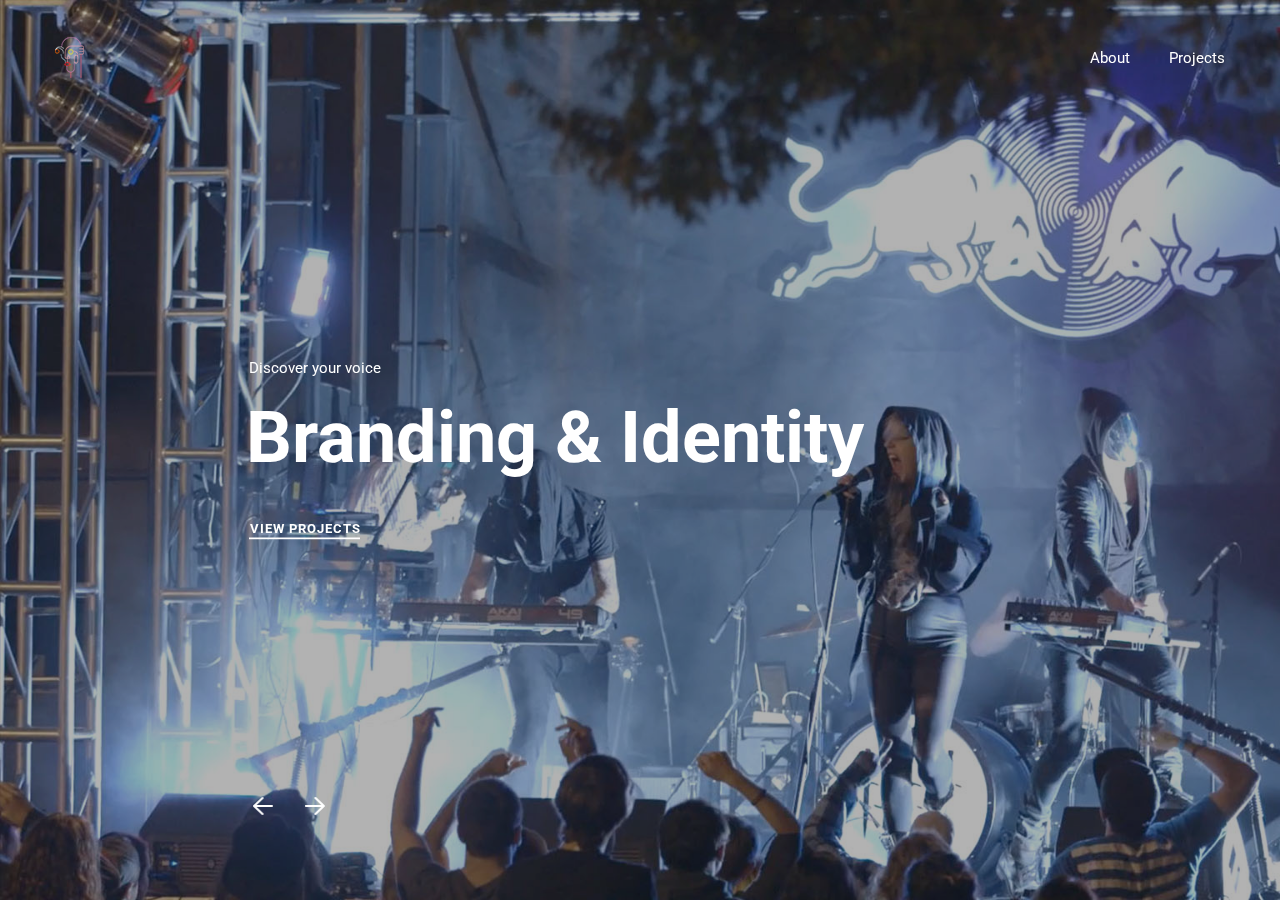
<file: index.html>
<!DOCTYPE html>
<html lang="en">

<head>
    <meta charset="utf-8">
    <meta http-equiv="X-UA-Compatible" content="IE=edge">
    <meta name="viewport" content="width=device-width, initial-scale=1">
    <link href="https://fonts.googleapis.com/css?family=Roboto:400,700,900" rel="stylesheet">
    <!-- The above 3 meta tags *must* come first in the head; any other head content must come *after* these tags -->
    <title>UX / Design Portfolio</title>

    <link rel="stylesheet" href="css/libs.min.css">
    <link rel="stylesheet" href="css/main.css">
    <!-- HTML5 shim and Respond.js for IE8 support of HTML5 elements and media queries -->
    <!-- WARNING: Respond.js doesn't work if you view the page via file:// -->
    <!--[if lt IE 9]>
      <script src="https://oss.maxcdn.com/html5shiv/3.7.3/html5shiv.min.js"></script>
      <script src="https://oss.maxcdn.com/respond/1.4.2/respond.min.js"></script>
    <![endif]-->
</head>

<body class="container-fluid pixies_home_page">
    <header class="pixies_header logo_left pixies_sticky_header_on">
        <div class="container header_fw">
            <div class="row">
                <div class="col-md-12 pixies_def_header ">
                    <div class="pixies_logo_cont">
                        <a href="index.html" class="pixies_image_logo">
                            <img class="logotype" src="img/logo.png" alt="">
                            <img class="logotype-retina" src="img/logo-retina.png" alt="">
                        </a>
                    </div>
                    <nav class="pixies_menu_cont">
                        <div class="menu-main-menu-container">
                            <ul id="menu-main-menu" class="pixies_menu">
                                <li class="menu-item"><a href="about.html">About</a></li>
                                <li class="menu-item"><a href="projects.html">Projects</a></li>
                            </ul>
                        </div>
                        <div class="clear"></div>
                    </nav>
                </div>
                <div class="mobile_header col-md-12">
                    <a href="#" class="pixies_image_logo"><img src="img/logo.png" alt=""></a>
                    <a href="javascript:void(0)" class="btn_mobile_menu">
						<span class="pixies_menu_line1"></span>
						<span class="pixies_menu_line2"></span>
						<span class="pixies_menu_line3"></span>
					</a>
                </div>

            </div>
        </div>
    </header>

    <div class="pixies_home">

        <div class="pixies_portfolio_listing_cont view_type_full" data-counter="1">
            <div class="pixies_thumbnails_container">

                <div class="pixies_image_cont pixies_js_bg_image" data-src="img/home-redbull.jpg" data-number="1">
                    <div class="pixies_thumb_overlay"></div>
                </div>
                <div class="pixies_image_cont pixies_js_bg_image" data-src="img/rbr-logo2.jpg" data-number="2">
                    <div class="pixies_thumb_overlay"></div>
                </div>
                <div class="pixies_image_cont pixies_js_bg_image" data-src="img/perdiem-designs1.jpg" data-number="3">
                    <div class="pixies_thumb_overlay"></div>
                </div>
            </div>

            <div class="pixies_portfolio_content_container">
                <div class="pixies_container">
                    <div class="row">
                        <div class="col col-12">
                            <div class="pixies_portfolio_content_wrapper">


                                <div class="pixies_portfolio_cont" data-number="1">
                                    <div class="pixies_portfolio_category">

                                        Discover your voice
                                    </div>

                                    <h1 class="pixies_portfolio_title">
                                    Branding & Identity
                                </h1>

                                    <a class=" pixies_reference" href="projects.html">
                                    View Projects
                                </a>
                                </div>

                                <div class="pixies_portfolio_cont" data-number="2">
                                    <div class="pixies_portfolio_category">

                                        Creative
                                    </div>

                                    <h1 class="pixies_portfolio_title">
                                    Design
                                </h1>

                                    <a class="pixies_reference" href="project-redbullrecords.html">
                                    Project #034
                                </a>
                                </div>

                                <div class="pixies_portfolio_cont" data-number="3">
                                    <div class="pixies_portfolio_category">

                                        Innovative
                                    </div>

                                    <h1 class="pixies_portfolio_title">
                                    User Experience
                                </h1>

                                    <a class="pixies_reference" href="project-perdiem.html">
                                    Project #057
                                </a>
                                </div>

                            </div>

                            <div class="pixies_portfolio_navigation">
                                <a class="pixies_prev_nav_button" href="javascript:void(0)"></a>
                                <a class="pixies_next_nav_button" href="javascript:void(0)"></a>
                            </div>
                        </div>
                    </div>
                </div>
            </div>
        </div>
    </div>
    <script src="https://ajax.googleapis.com/ajax/libs/jquery/3.2.1/jquery.min.js"></script>
    <script src="js/libs.min.js"></script>
    <script src="js/jquery.event.swipe.js"></script>
    <script src="js/common.js"></script>
</body>

</html>
</file>
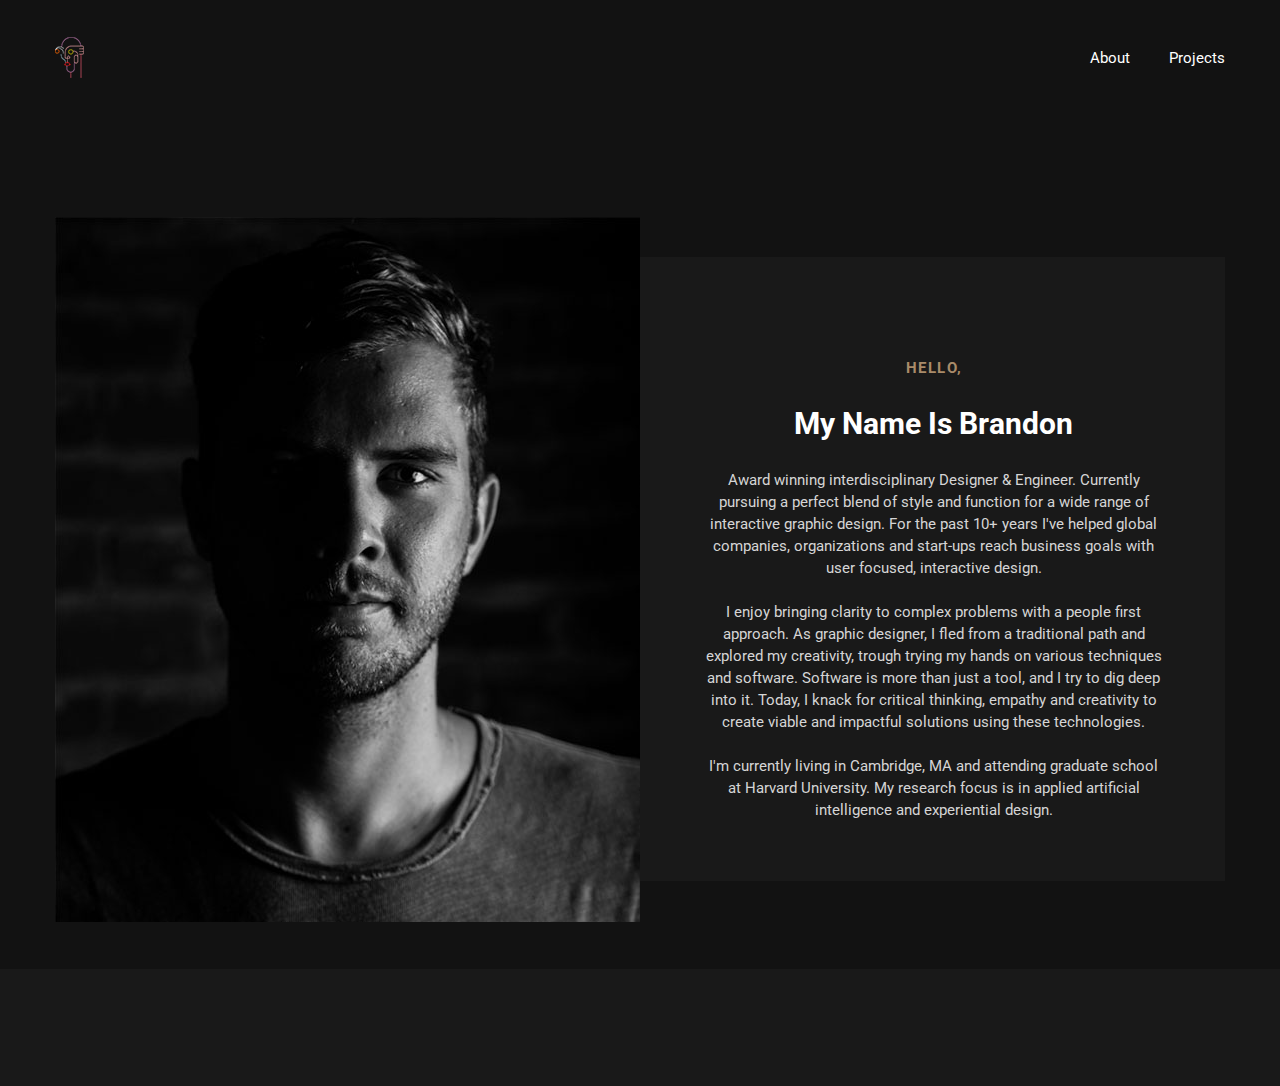
<file: about.html>
<!DOCTYPE html>
<html lang="en">

<head>
    <meta charset="utf-8">
    <meta http-equiv="X-UA-Compatible" content="IE=edge">
    <meta name="viewport" content="width=device-width, initial-scale=1">
    <link href="https://fonts.googleapis.com/css?family=Roboto:400,700,900" rel="stylesheet">
    <!-- The above 3 meta tags *must* come first in the head; any other head content must come *after* these tags -->
    <title>About</title>

    <link rel="stylesheet" href="css/libs.min.css">
    <link rel="stylesheet" href="css/main.css">
    <!-- HTML5 shim and Respond.js for IE8 support of HTML5 elements and media queries -->
    <!-- WARNING: Respond.js doesn't work if you view the page via file:// -->
    <!--[if lt IE 9]>
      <script src="https://oss.maxcdn.com/html5shiv/3.7.3/html5shiv.min.js"></script>
      <script src="https://oss.maxcdn.com/respond/1.4.2/respond.min.js"></script>
    <![endif]-->
</head>

<body class="container-fluid pixies_about_page">
    <header class="pixies_header logo_left pixies_sticky_header_on">
        <div class="container header_fw">
            <div class="row">
                <div class="col-md-12 pixies_def_header ">
                    <div class="pixies_logo_cont">
                        <a href="index.html" class="pixies_image_logo">
                            <img class="logotype" src="img/logo.png" alt="">
                            <img class="logotype-retina" src="img/logo-retina.png" alt="">
                        </a>
                    </div>
                    <nav class="pixies_menu_cont">
                        <div class="menu-main-menu-container">
                            <ul id="menu-main-menu" class="pixies_menu">
                                <li class="menu-item"><a href="about.html">About</a></li>
                                <li class="menu-item"><a href="projects.html">Projects</a></li>
                            </ul>
                        </div>
                        <div class="clear"></div>
                    </nav>

                </div>
                <div class="mobile_header col-md-12">
                    <a href="index.html" class="pixies_image_logo"><img src="img/logo.png" alt=""></a>
                    <a href="javascript:void(0)" class="btn_mobile_menu">
						<span class="pixies_menu_line1"></span>
						<span class="pixies_menu_line2"></span>
						<span class="pixies_menu_line3"></span>
					</a>
                </div>

            </div>
        </div>


    </header>
    <div id="pixies_post_6" class="pixies_about pixies_about_resume">
        <div class=" pixies_main ">

            <div class="container ">

                <section class="row pixies_shifted_bloks">

                    <div class="col-md-6">
                        <img src="img/pixies_resume_img.jpg" alt="">
                    </div>
                    <div class="col-md-6">

                        <h5>hello,</h5>
                        <h3>My Name Is Brandon</h3>
                        <p class="pixies_text">Award winning interdisciplinary Designer & Engineer. Currently pursuing a perfect blend of style and function for a wide range of interactive graphic design. For the past 10+ years I've helped global companies, organizations and
                            start-ups reach business goals with user focused, interactive design.</p>

                        <p class="pixies_text">I enjoy bringing clarity to complex problems with a people first approach. As graphic designer, I fled from a traditional path and explored my creativity, trough trying my hands on various techniques and software. Software is more
                            than just a tool, and I try to dig deep into it. Today, I knack for critical thinking, empathy and creativity to create viable and impactful solutions using these technologies.</p>

                        <p class="pixies_text">I'm currently living in Cambridge, MA and attending graduate school at Harvard University. My research focus is in applied artificial intelligence and experiential design.</p>


                    </div>
                </section>

            </div>




        </div>
    </div>

    <footer class="container-fluid">

        <ul class="pixies_footer_contact">
            <li><small></small></li>
        </ul>
    </footer>
    <script src="https://ajax.googleapis.com/ajax/libs/jquery/3.2.1/jquery.min.js"></script>
    <script src="js/libs.min.js"></script>
    <script src="js/common.js"></script>
</body>

</html>
</file>
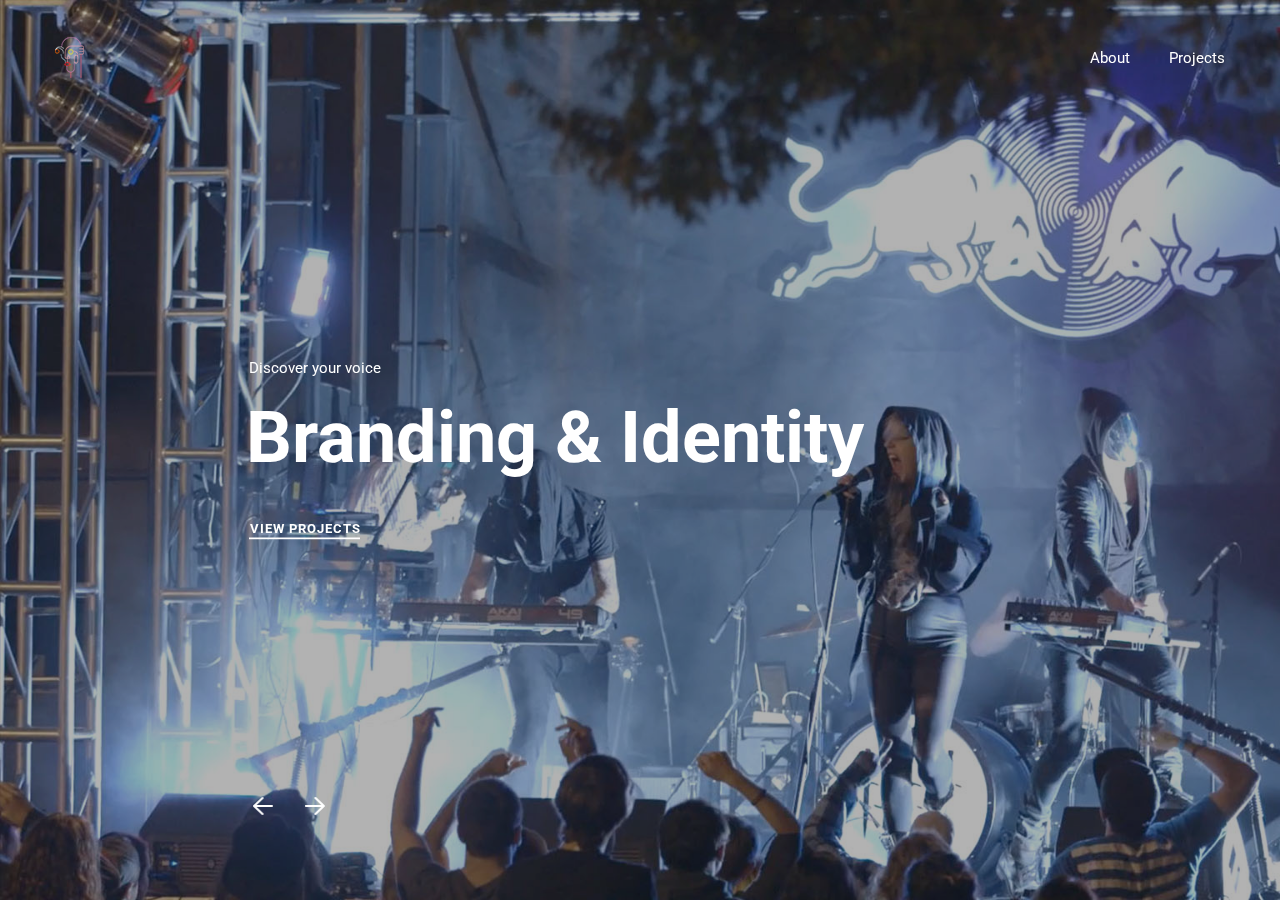
<file: index 2.html>
<!DOCTYPE html>
<html lang="en">
  <head>
    <meta charset="utf-8">
    <meta http-equiv="X-UA-Compatible" content="IE=edge">
    <meta name="viewport" content="width=device-width, initial-scale=1">
    <link href="https://fonts.googleapis.com/css?family=Roboto:400,700,900" rel="stylesheet">
  <!-- The above 3 meta tags *must* come first in the head; any other head content must come *after* these tags -->
     <title>UX / Design Portfolio</title>

	<link rel="stylesheet"  href="css/libs.min.css">
	<link rel="stylesheet"  href="css/main.css">
	<!-- HTML5 shim and Respond.js for IE8 support of HTML5 elements and media queries -->
    <!-- WARNING: Respond.js doesn't work if you view the page via file:// -->
    <!--[if lt IE 9]>
      <script src="https://oss.maxcdn.com/html5shiv/3.7.3/html5shiv.min.js"></script>
      <script src="https://oss.maxcdn.com/respond/1.4.2/respond.min.js"></script>
    <![endif]-->
 </head>
<body class="container-fluid pixies_home_page">
	<header class="pixies_header logo_left pixies_sticky_header_on">
		<div class="container header_fw">
			<div class="row">
				<div class="col-md-12 pixies_def_header ">
					<div class="pixies_logo_cont">
						<a href="index.html" class="pixies_image_logo">
                            <img class="logotype" src="img/logo.png" alt="">
                            <img class="logotype-retina" src="img/logo-retina.png" alt="">
                        </a>
					</div>
                    <nav class="pixies_menu_cont">
						<div class="menu-main-menu-container">
							<ul id="menu-main-menu" class="pixies_menu">
                                <li class="menu-item"><a href="about.html">About</a></li>
								<li class="menu-item"><a href="projects.html">Projects</a></li>
                            </ul>
						</div>
						<div class="clear"></div>
					</nav>
				</div>
				<div class="mobile_header col-md-12">
					<a href="#" class="pixies_image_logo"><img src="img/logo.png" alt=""></a>
					<a href="javascript:void(0)" class="btn_mobile_menu">
						<span class="pixies_menu_line1"></span>
						<span class="pixies_menu_line2"></span>
						<span class="pixies_menu_line3"></span>
					</a>
				</div>

			</div>
		</div>
	</header>

	<div class="pixies_home">

	<div class="pixies_portfolio_listing_cont view_type_full" data-counter="1">
        <div class="pixies_thumbnails_container">

            <div class="pixies_image_cont pixies_js_bg_image" data-src="img/home-redbull.jpg" data-number="1">
                <div class="pixies_thumb_overlay"></div>
            </div>
            <div class="pixies_image_cont pixies_js_bg_image" data-src="img/rbr-logo2.jpg" data-number="2">
                <div class="pixies_thumb_overlay"></div>
            </div>
            <div class="pixies_image_cont pixies_js_bg_image" data-src="img/perdiem-designs1.jpg" data-number="3">
                <div class="pixies_thumb_overlay"></div>
            </div>
        </div>

        <div class="pixies_portfolio_content_container">
            <div class="pixies_container">
                <div class="row">
                    <div class="col col-12">
                        <div class="pixies_portfolio_content_wrapper">


                            <div class="pixies_portfolio_cont" data-number="1">
                                <div class="pixies_portfolio_category">

                                    Discover your voice
                                </div>

                                <h1 class="pixies_portfolio_title">
                                    Branding & Identity
                                </h1>

                                <a class=" pixies_reference" href="projects.html">
                                    View Projects
                                </a>
                            </div>

                            <div class="pixies_portfolio_cont" data-number="2">
                                <div class="pixies_portfolio_category">

                                    Creative
                                </div>

                                <h1 class="pixies_portfolio_title">
                                    Design
                                </h1>

                                <a class="pixies_reference" href="project-redbullrecords.html">
                                    Project #034
                                </a>
                            </div>

                            <div class="pixies_portfolio_cont" data-number="3">
                                <div class="pixies_portfolio_category">

                                    Innovative
                                </div>

                                <h1 class="pixies_portfolio_title">
                                    User Experience
                                </h1>

                                <a class="pixies_reference" href="project-perdiem.html">
                                    Project #057
                                </a>
                            </div>

                        </div>

                        <div class="pixies_portfolio_navigation">
                            <a class="pixies_prev_nav_button" href="javascript:void(0)"></a>
                            <a class="pixies_next_nav_button" href="javascript:void(0)"></a>
                        </div>
                    </div>
                </div>
            </div>
        </div>
    </div>
    </div>
    <script src="https://ajax.googleapis.com/ajax/libs/jquery/3.2.1/jquery.min.js"></script>
	<script src="js/libs.min.js"></script>
    <script src="js/jquery.event.swipe.js"></script>
	<script src="js/common.js"></script>
</body>

</html>
</file>
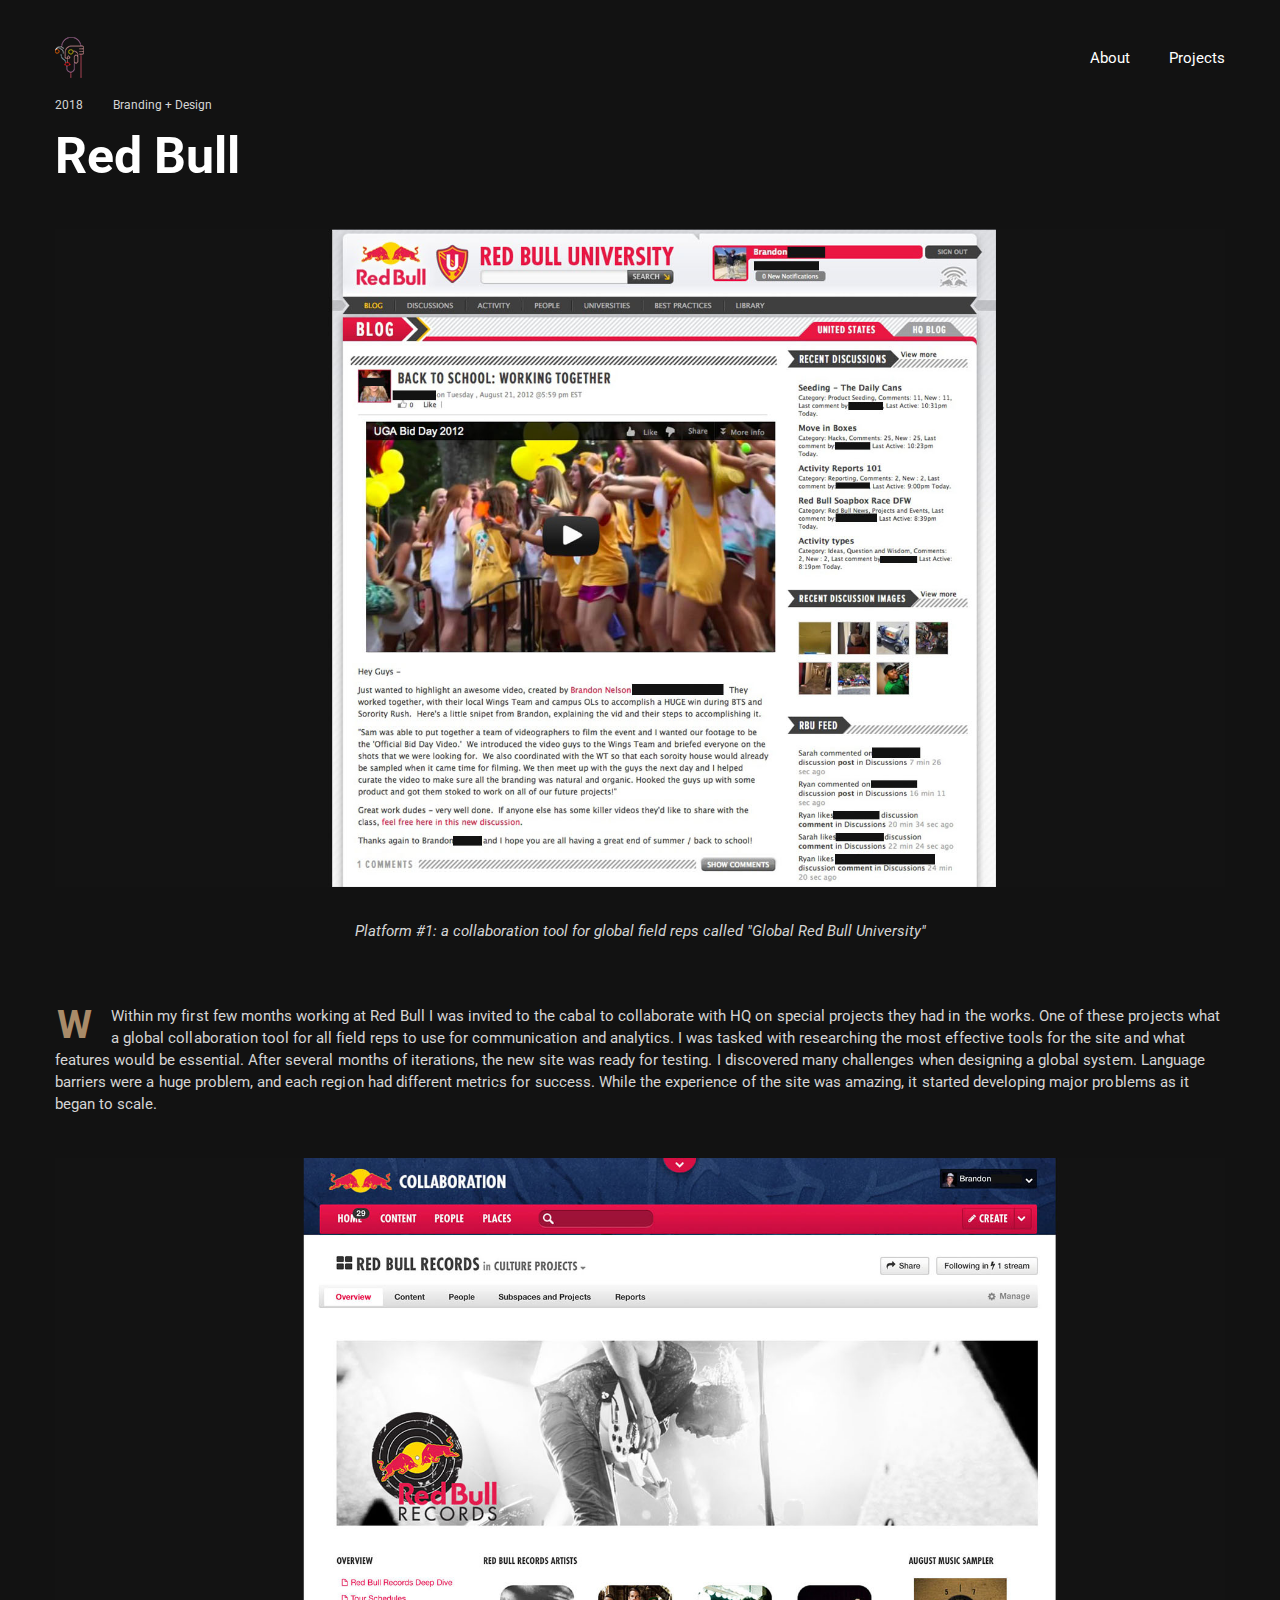
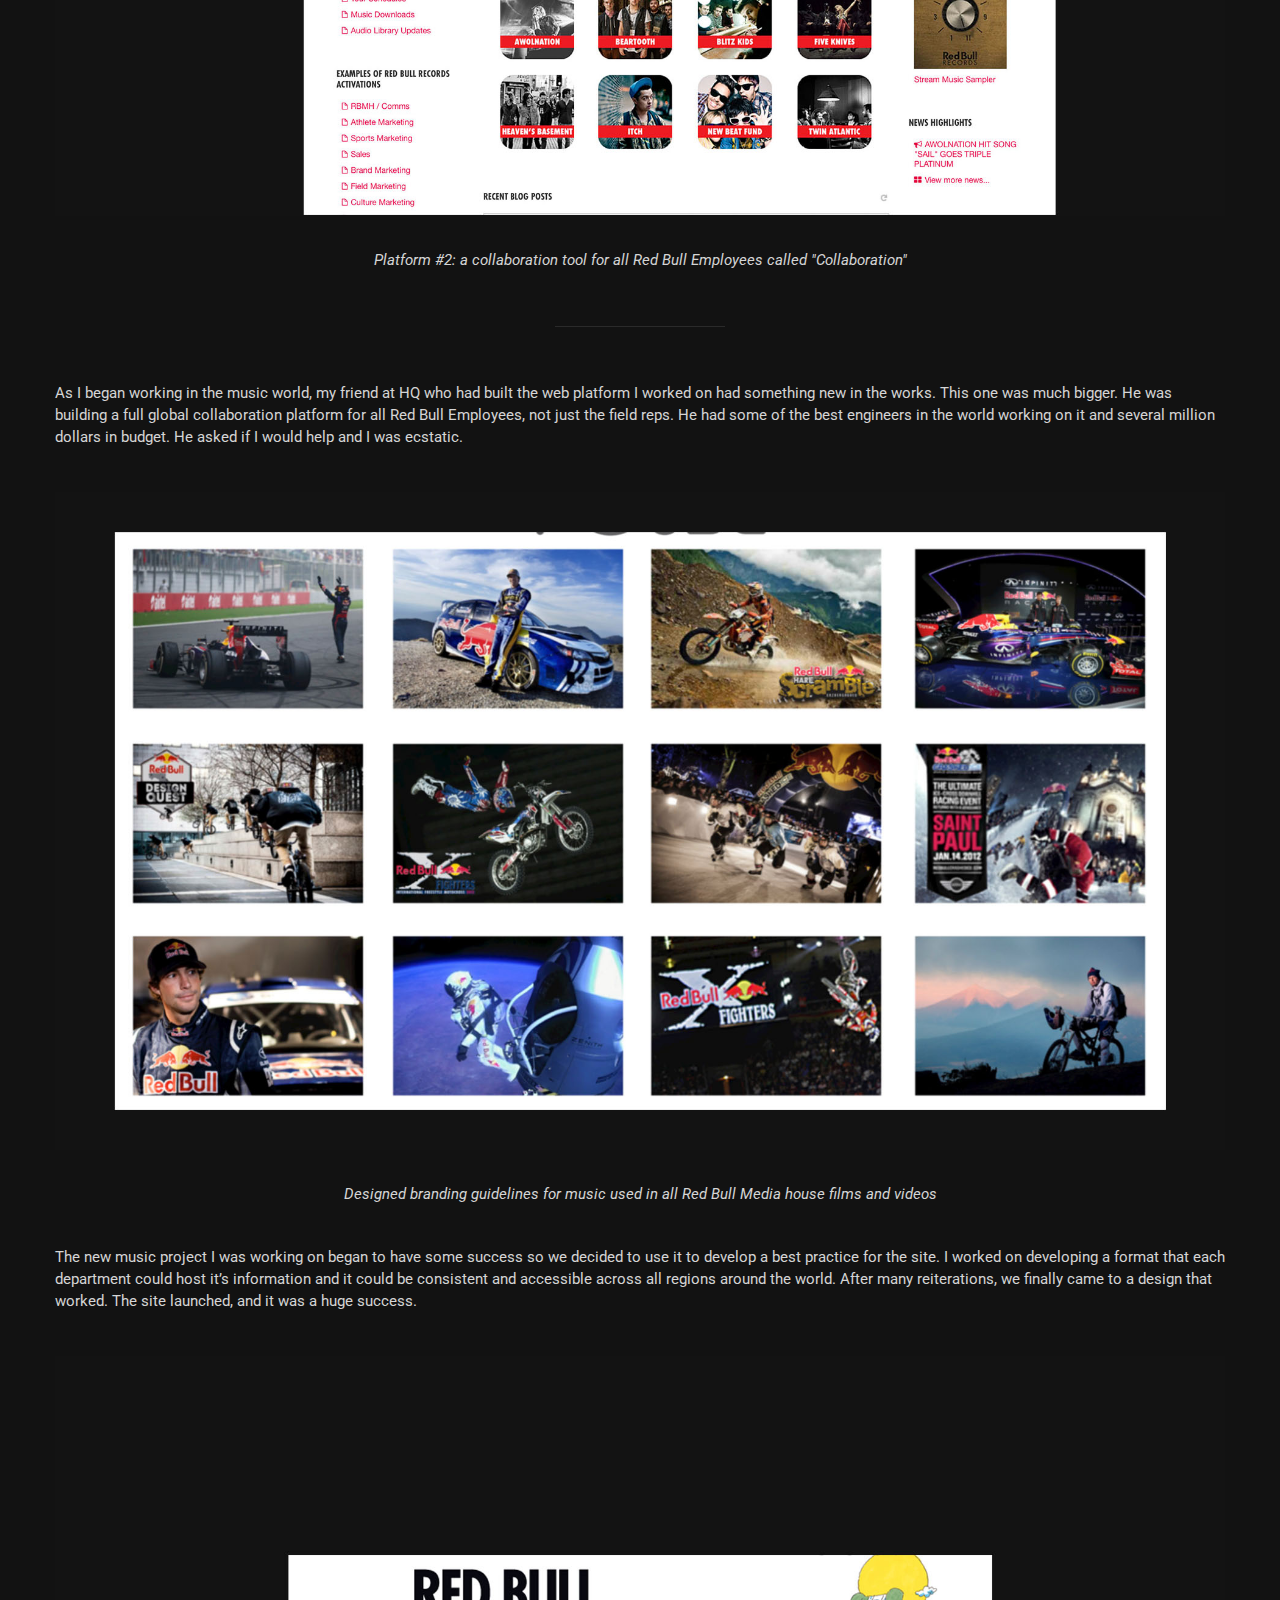
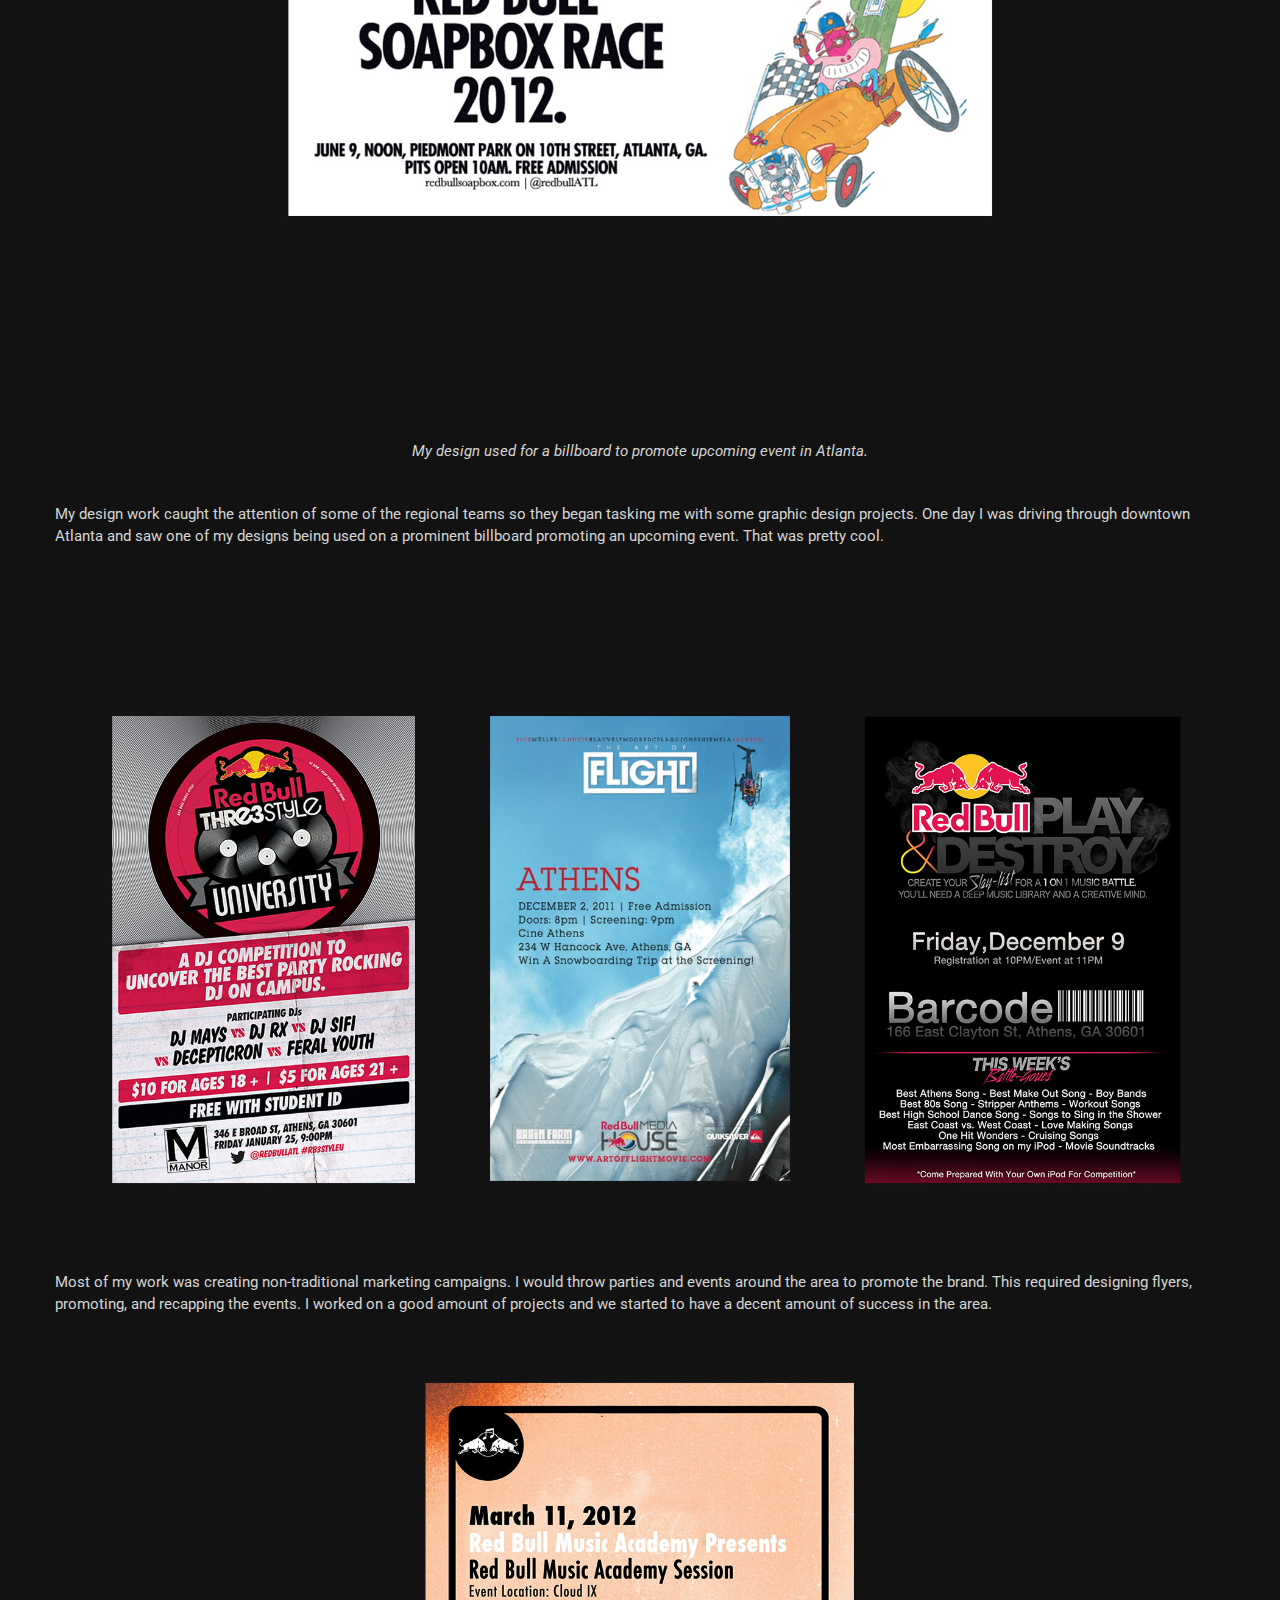
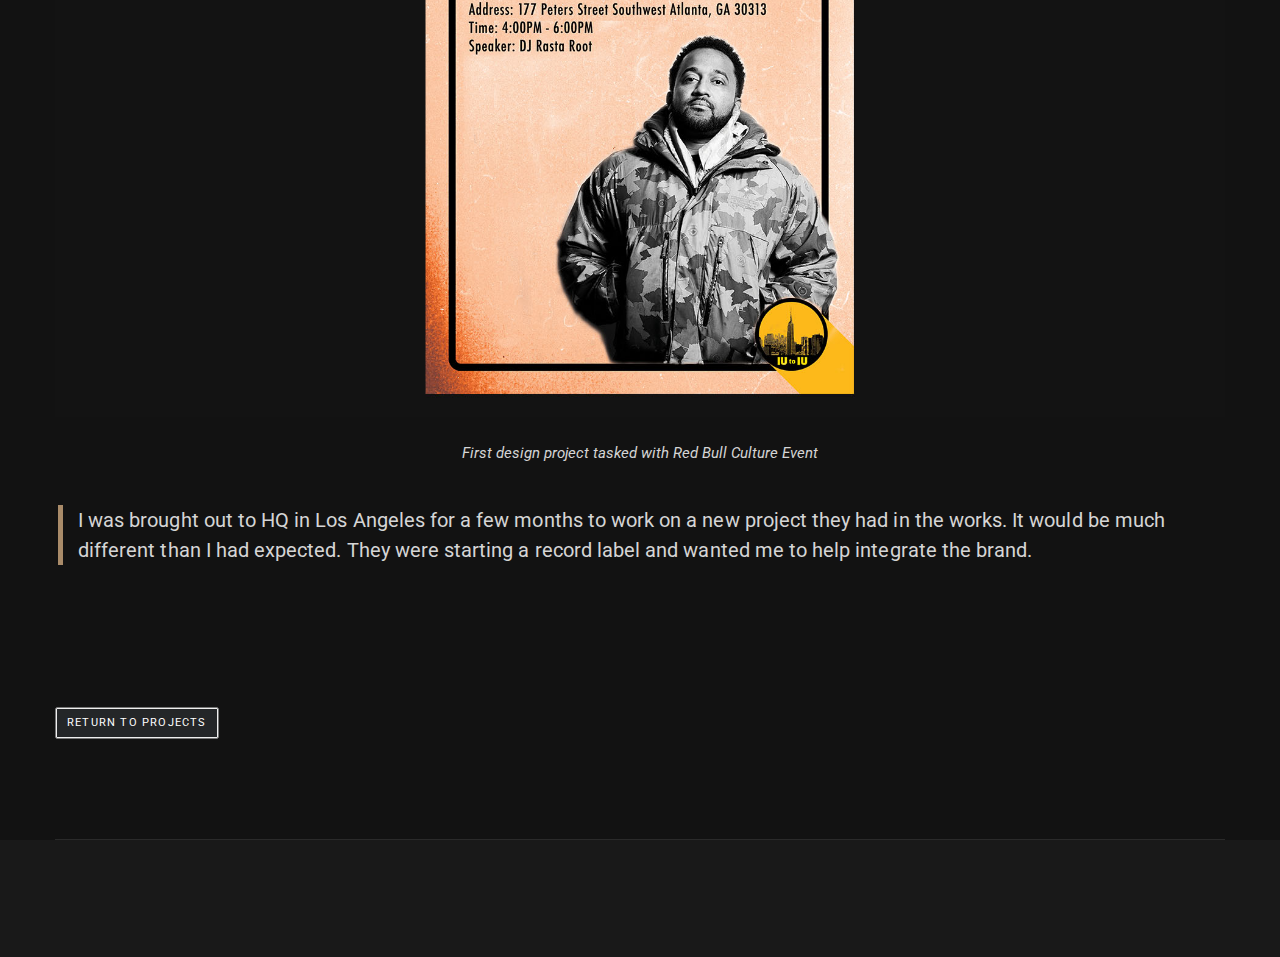
<file: project-redbull.html>
<!DOCTYPE html>
<html lang="en">

<head>
    <meta charset="utf-8">
    <meta http-equiv="X-UA-Compatible" content="IE=edge">
    <meta name="viewport" content="width=device-width, initial-scale=1">
    <link href="https://fonts.googleapis.com/css?family=Roboto:400,700,900" rel="stylesheet">
    <!-- The above 3 meta tags *must* come first in the head; any other head content must come *after* these tags -->
    <title>Red Bull</title>

    <link rel="stylesheet" href="css/libs.min.css">
    <link rel="stylesheet" href="css/main.css">
    <!-- HTML5 shim and Respond.js for IE8 support of HTML5 elements and media queries -->
    <!-- WARNING: Respond.js doesn't work if you view the page via file:// -->
    <!--[if lt IE 9]>
      <script src="https://oss.maxcdn.com/html5shiv/3.7.3/html5shiv.min.js"></script>
      <script src="https://oss.maxcdn.com/respond/1.4.2/respond.min.js"></script>
    <![endif]-->
</head>

<body class="container-fluid pixies_works_inside_page">
    <header class="pixies_header logo_left pixies_sticky_header_on">
        <div class="container header_fw">
            <div class="row">
                <div class="col-md-12 pixies_def_header ">
                    <div class="pixies_logo_cont">
                        <a href="index.html" class="pixies_image_logo">
                            <img class="logotype" src="img/logo.png" alt="">
                            <img class="logotype-retina" src="img/logo-retina.png" alt="">
                        </a>
                    </div>
                    <nav class="pixies_menu_cont">
                        <div class="menu-main-menu-container">
                            <ul id="menu-main-menu" class="pixies_menu">
                                <li class="menu-item"><a href="about.html">About</a></li>
                                <li class="menu-item"><a href="projects.html">Projects</a></li>
                            </ul>
                        </div>
                        <div class="clear"></div>
                    </nav>
                </div>
                <div class="mobile_header col-md-12">
                    <a href="#" class="pixies_image_logo"><img src="img/logo.png" alt=""></a>
                    <a href="javascript:void(0)" class="btn_mobile_menu">
						<span class="pixies_menu_line1"></span>
						<span class="pixies_menu_line2"></span>
						<span class="pixies_menu_line3"></span>
					</a>
                </div>

            </div>
        </div>
    </header>
    <div id="pixies_post12" class="container-fluid pixies_blog_listing pixies_blog_post pixies_works_inside">
        <div class=" pixies_main">
            <!-- 				<img src="img/pixies_home_img3.jpg"> -->
            <div class="container ">
                <section class="row">

                    <div class="pixies_post_block">
                        <ul>
                            <li>2018</li>
                            <li>Branding + Design</li>
                        </ul>
                        <h1>Red Bull </h1>
                        <!-- Image -->
                        <div class="pixies_blog_post_img">
                            <img src="img/rbu.jpg">
                        </div>

                        <p class="pixies_text_italic">
                            Platform #1: a collaboration tool for global field reps called "Global Red Bull University"
                        </p>
                        <p class="pixies_dropcaps pixies_text"><b>W</b> Within my first few months working at Red Bull I was invited to the cabal to collaborate with HQ on special projects they had in the works. One of these projects what a global collaboration tool for all field reps to use
                            for communication and analytics. I was tasked with researching the most effective tools for the site and what features would be essential. After several months of iterations, the new site was ready for testing. I discovered
                            many challenges when designing a global system. Language barriers were a huge problem, and each region had different metrics for success. While the experience of the site was amazing, it started developing major problems as
                            it began to scale.
                        </p>
                        <br/>

                        <!-- Image -->
                        <div class="pixies_blog_post_img">
                            <img src="img/collaboration.jpg">
                        </div>
                        <p class="pixies_text_italic">
                            Platform #2: a collaboration tool for all Red Bull Employees called "Collaboration"
                        </p>

                        <div class="pixies_blog_post_line"><span></span></div>
                        <p class="pixies_text">
                            As I began working in the music world, my friend at HQ who had built the web platform I worked on had something new in the works. This one was much bigger. He was building a full global collaboration platform for all Red Bull Employees, not just the field
                            reps. He had some of the best engineers in the world working on it and several million dollars in budget. He asked if I would help and I was ecstatic.
                        </p>

                        <!-- Image -->
                        <div class="pixies_blog_post_img">
                            <img src="img/rbr-media.jpg">
                        </div>
                        <p class="pixies_text_italic">
                            Designed branding guidelines for music used in all Red Bull Media house films and videos
                        </p>

                        <p class="pixies_text">
                            The new music project I was working on began to have some success so we decided to use it to develop a best practice for the site. I worked on developing a format that each department could host it’s information and it could be consistent and accessible
                            across all regions around the world. After many reiterations, we finally came to a design that worked. The site launched, and it was a huge success.
                        </p>

                    </div>

                    <!-- Image -->
                    <div class="pixies_blog_post_img">
                        <img src="img/billboard.jpg">
                    </div>
                    <p class="pixies_text_italic">
                        My design used for a billboard to promote upcoming event in Atlanta.
                    </p>
                    <p class="pixies_text">
                        My design work caught the attention of some of the regional teams so they began tasking me with some graphic design projects. One day I was driving through downtown Atlanta and saw one of my designs being used on a prominent billboard promoting an upcoming
                        event. That was pretty cool.
                    </p>
                    <!-- Image -->
                    <div class="pixies_blog_post_img">
                        <img src="img/rb-graphic2.jpg">
                    </div>

                    <p class="pixies_text">
                        Most of my work was creating non-traditional marketing campaigns. I would throw parties and events around the area to promote the brand. This required designing flyers, promoting, and recapping the events. I worked on a good amount of projects and we
                        started to have a decent amount of success in the area.
                    </p>

                    <!-- Image -->
                    <div class="pixies_blog_post_img">
                        <img src="img/flyer1.jpg">
                    </div>
                    <p class="pixies_text_italic">
                        First design project tasked with Red Bull Culture Event
                    </p>

                    <div class="pixies_blockquotes">
                        <blockquote>
                            <p>
                                I was brought out to HQ in Los Angeles for a few months to work on a new project they had in the works. It would be much different than I had expected. They were starting a record label and wanted me to help integrate the brand.
                            </p>
                        </blockquote>
                    </div>

                    <div>
                        <button class="pixies_posts_button clearfix center">
                            <li><a href="projects.html">return to projects</a></li>
                    </div>
				</section>


				</div>
			</div>
		</div>





    <footer class="container-fluid">

		<ul class="pixies_footer_contact">
			<li><small></small></li>
		</ul>
	</footer>
	<script src="https://ajax.googleapis.com/ajax/libs/jquery/3.2.1/jquery.min.js"></script>
	<script src="js/libs.min.js"></script>
	<script src="js/common.js"></script>
</body>
</html>
</file>
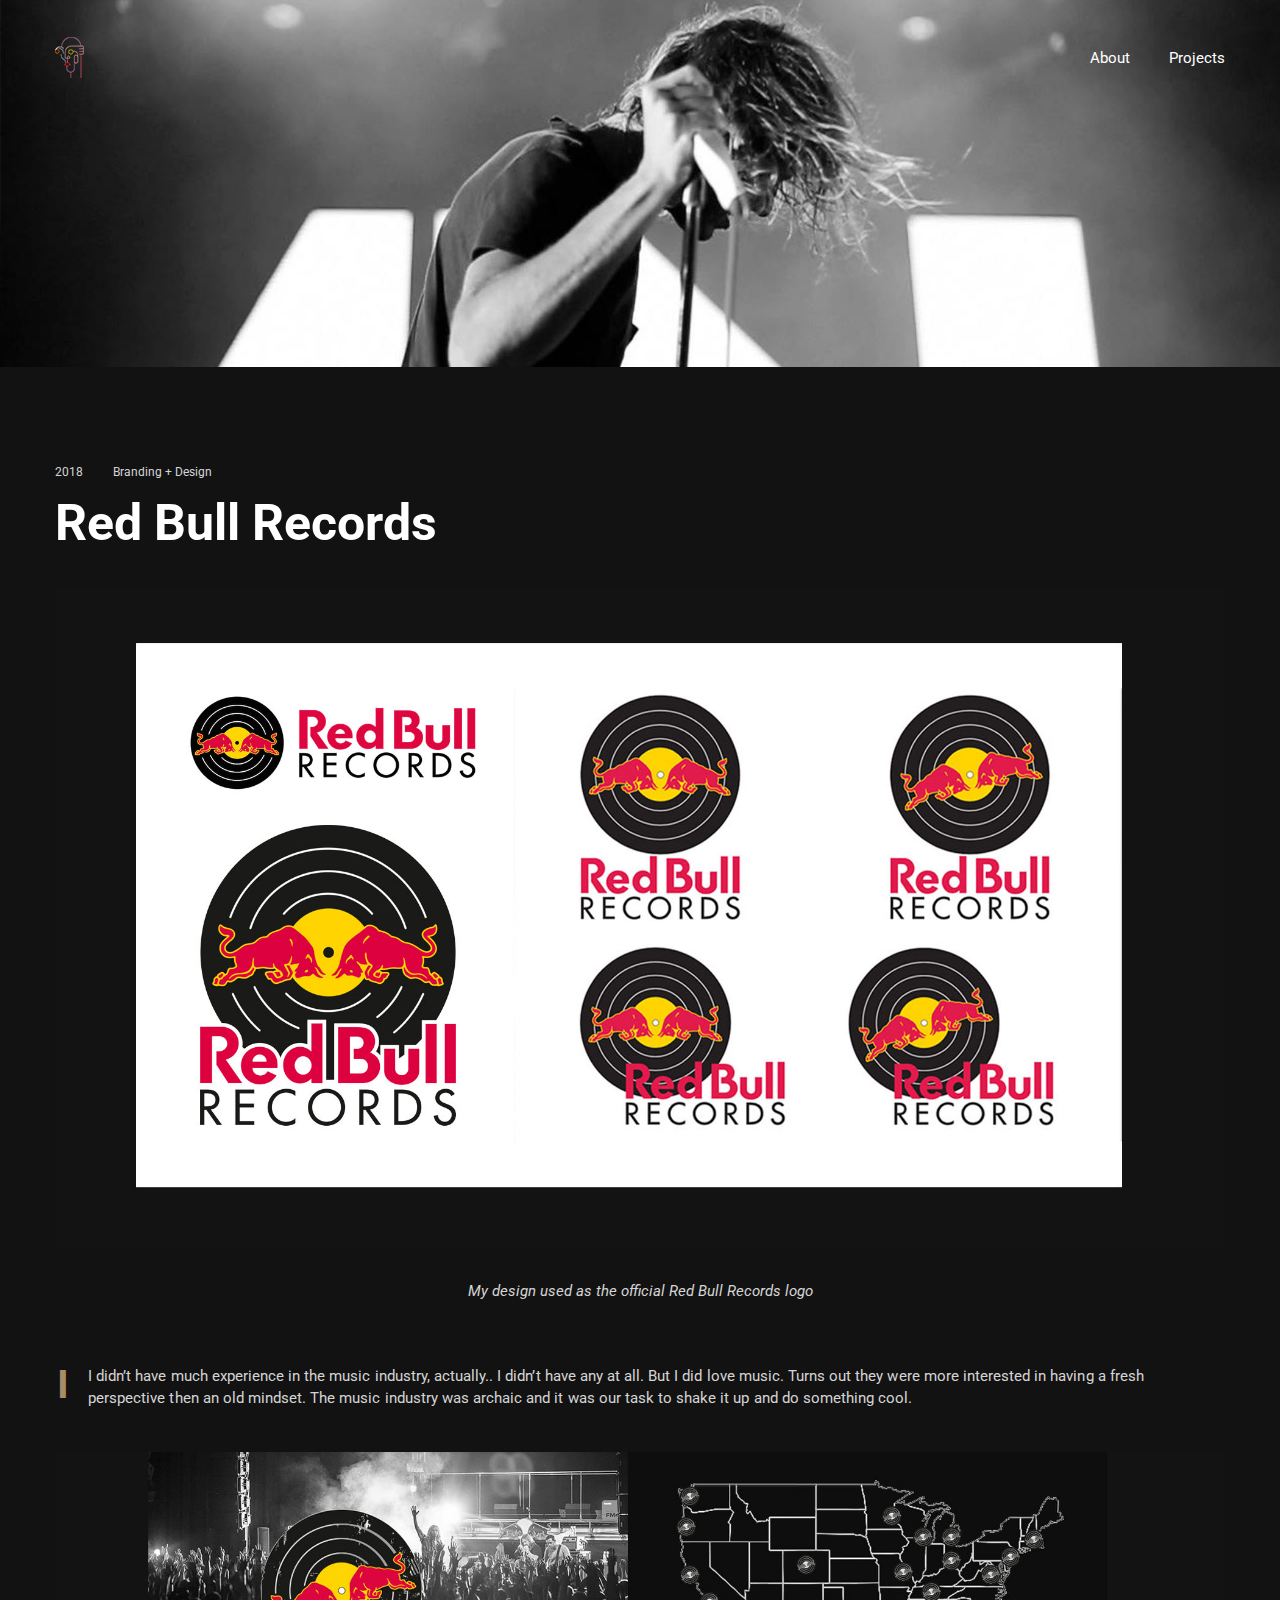
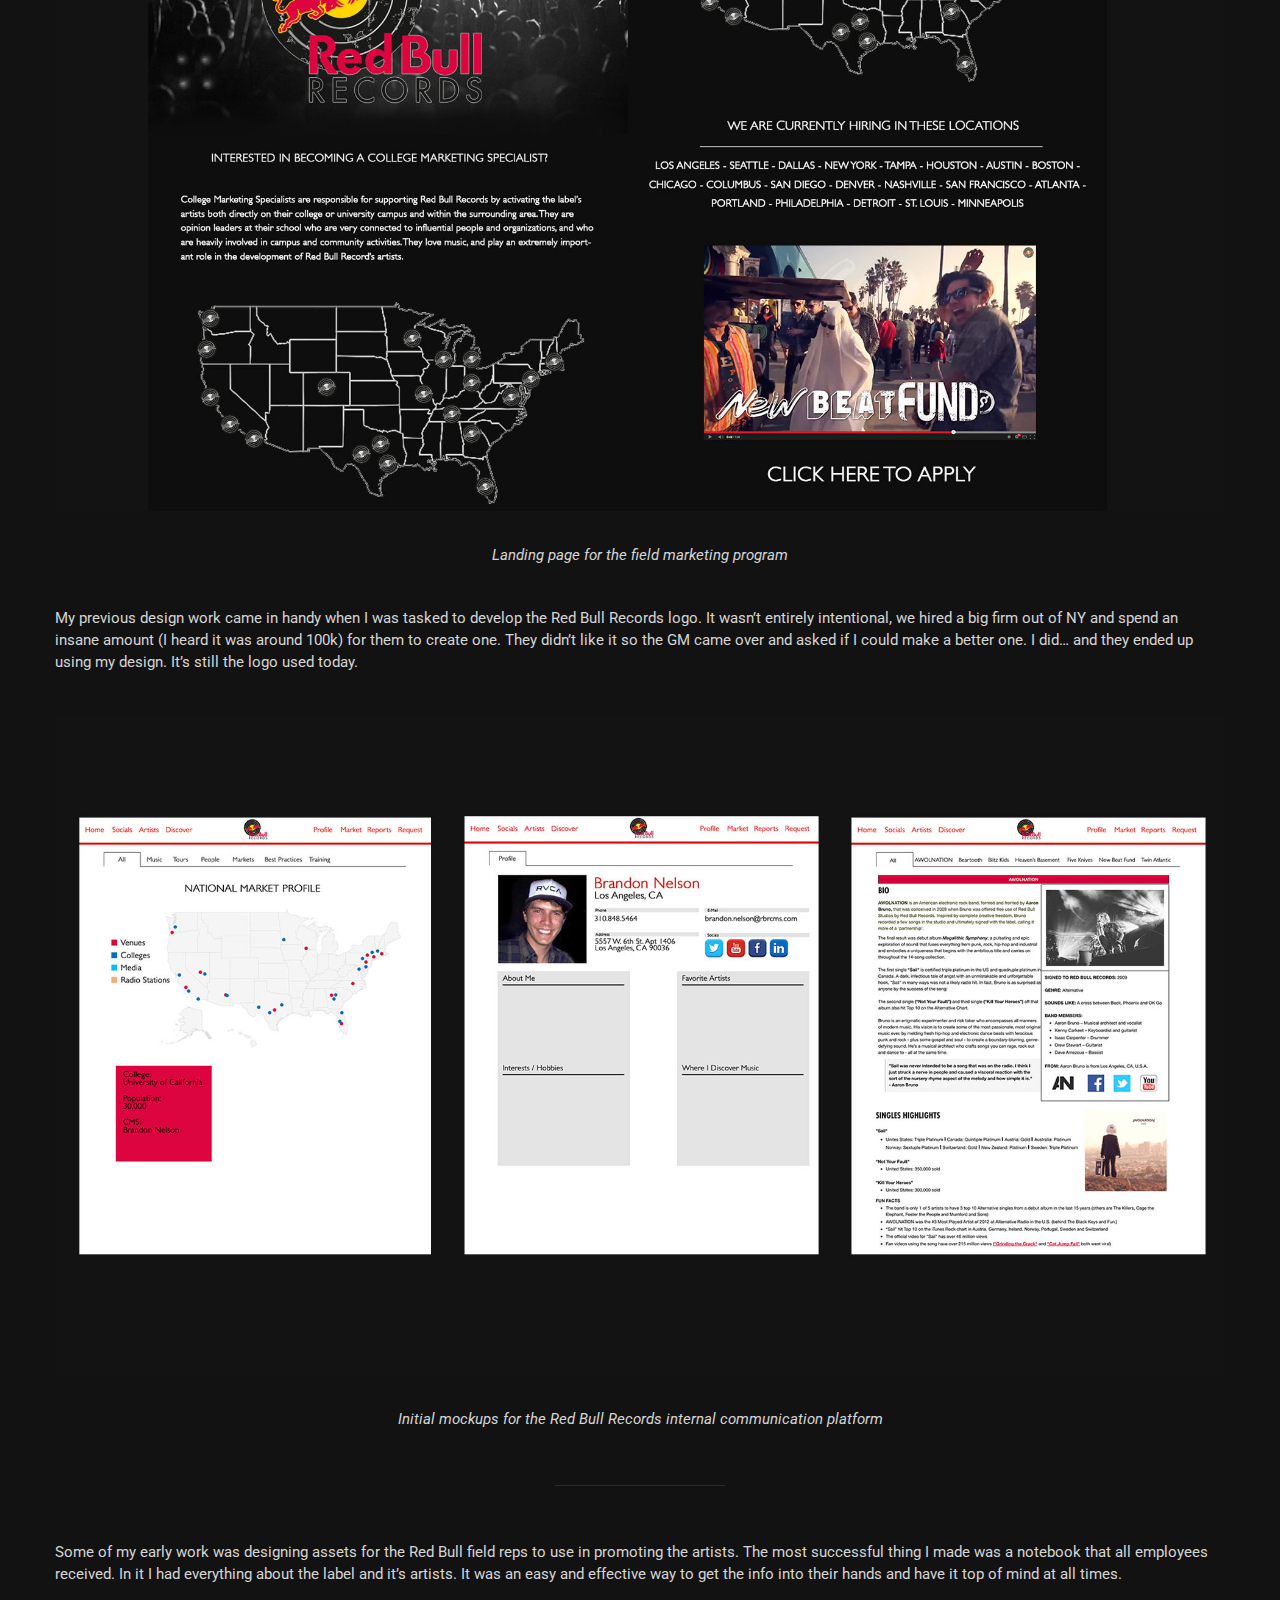
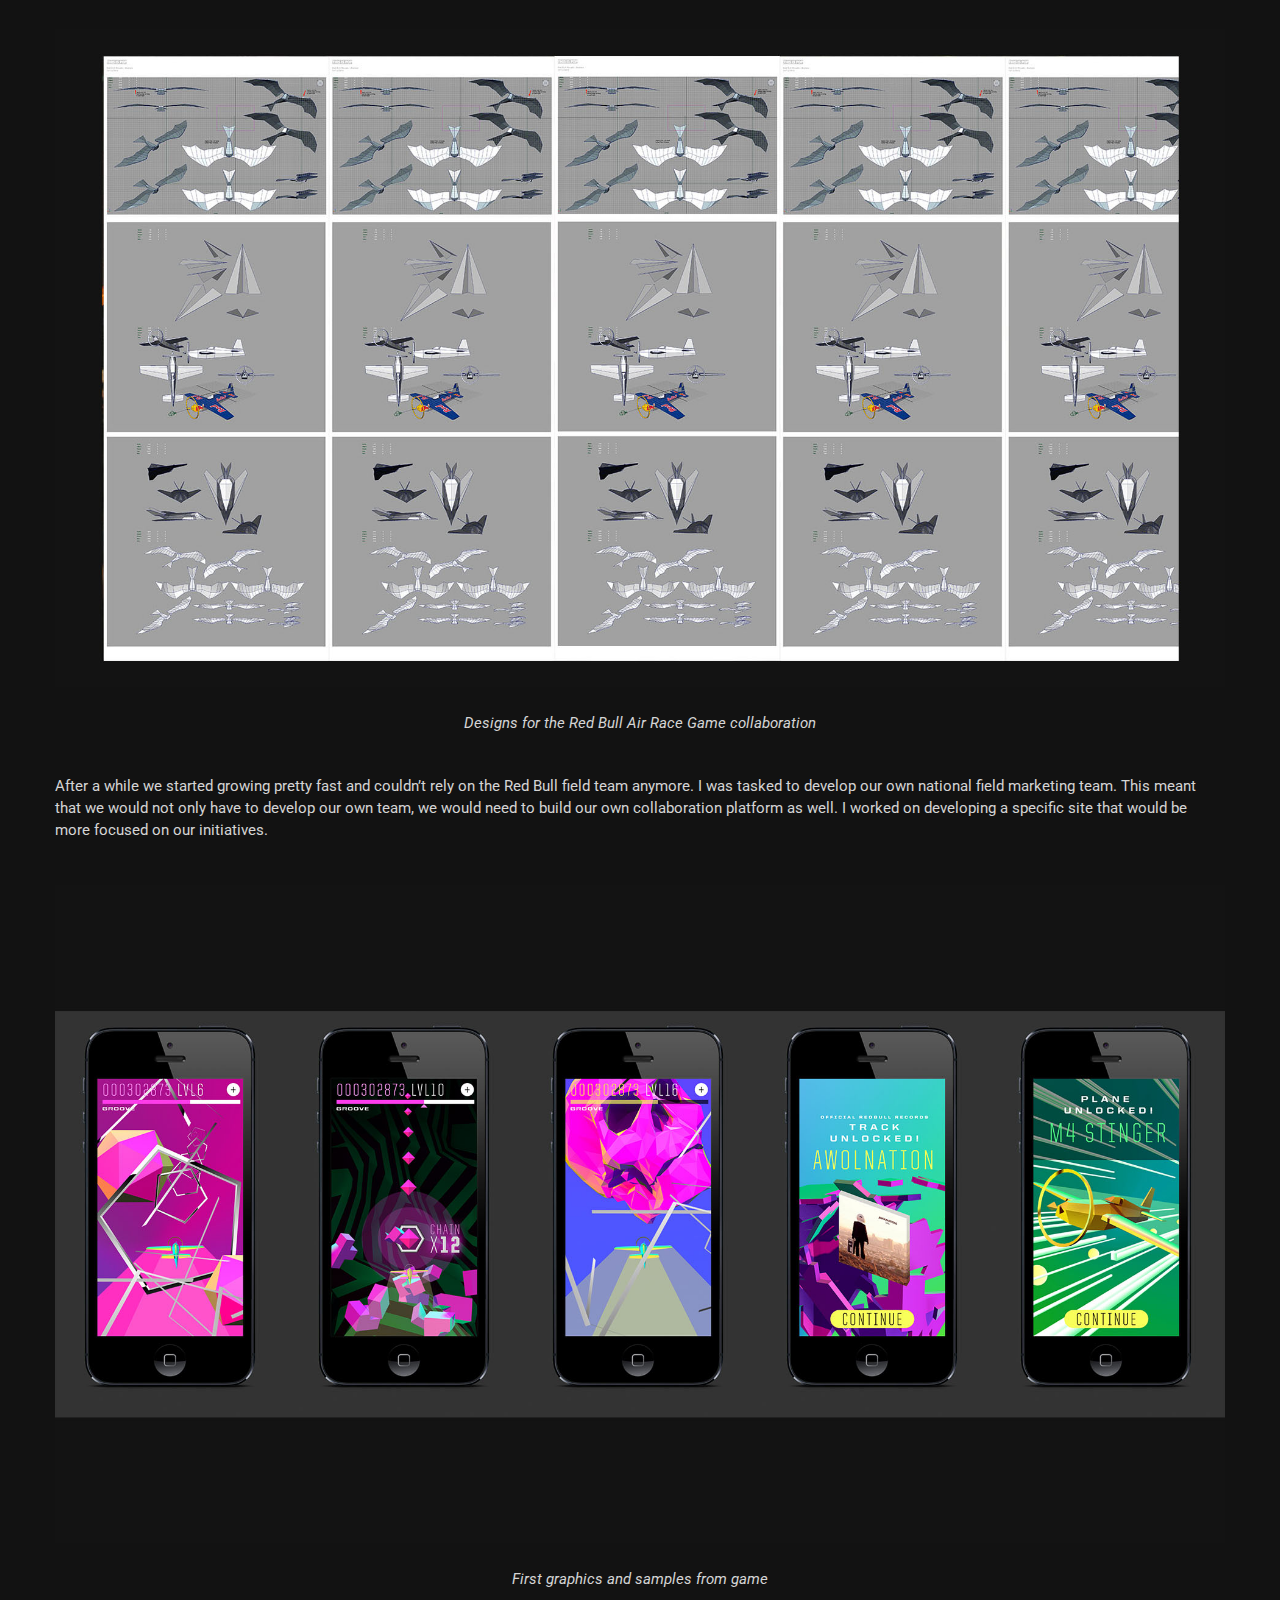
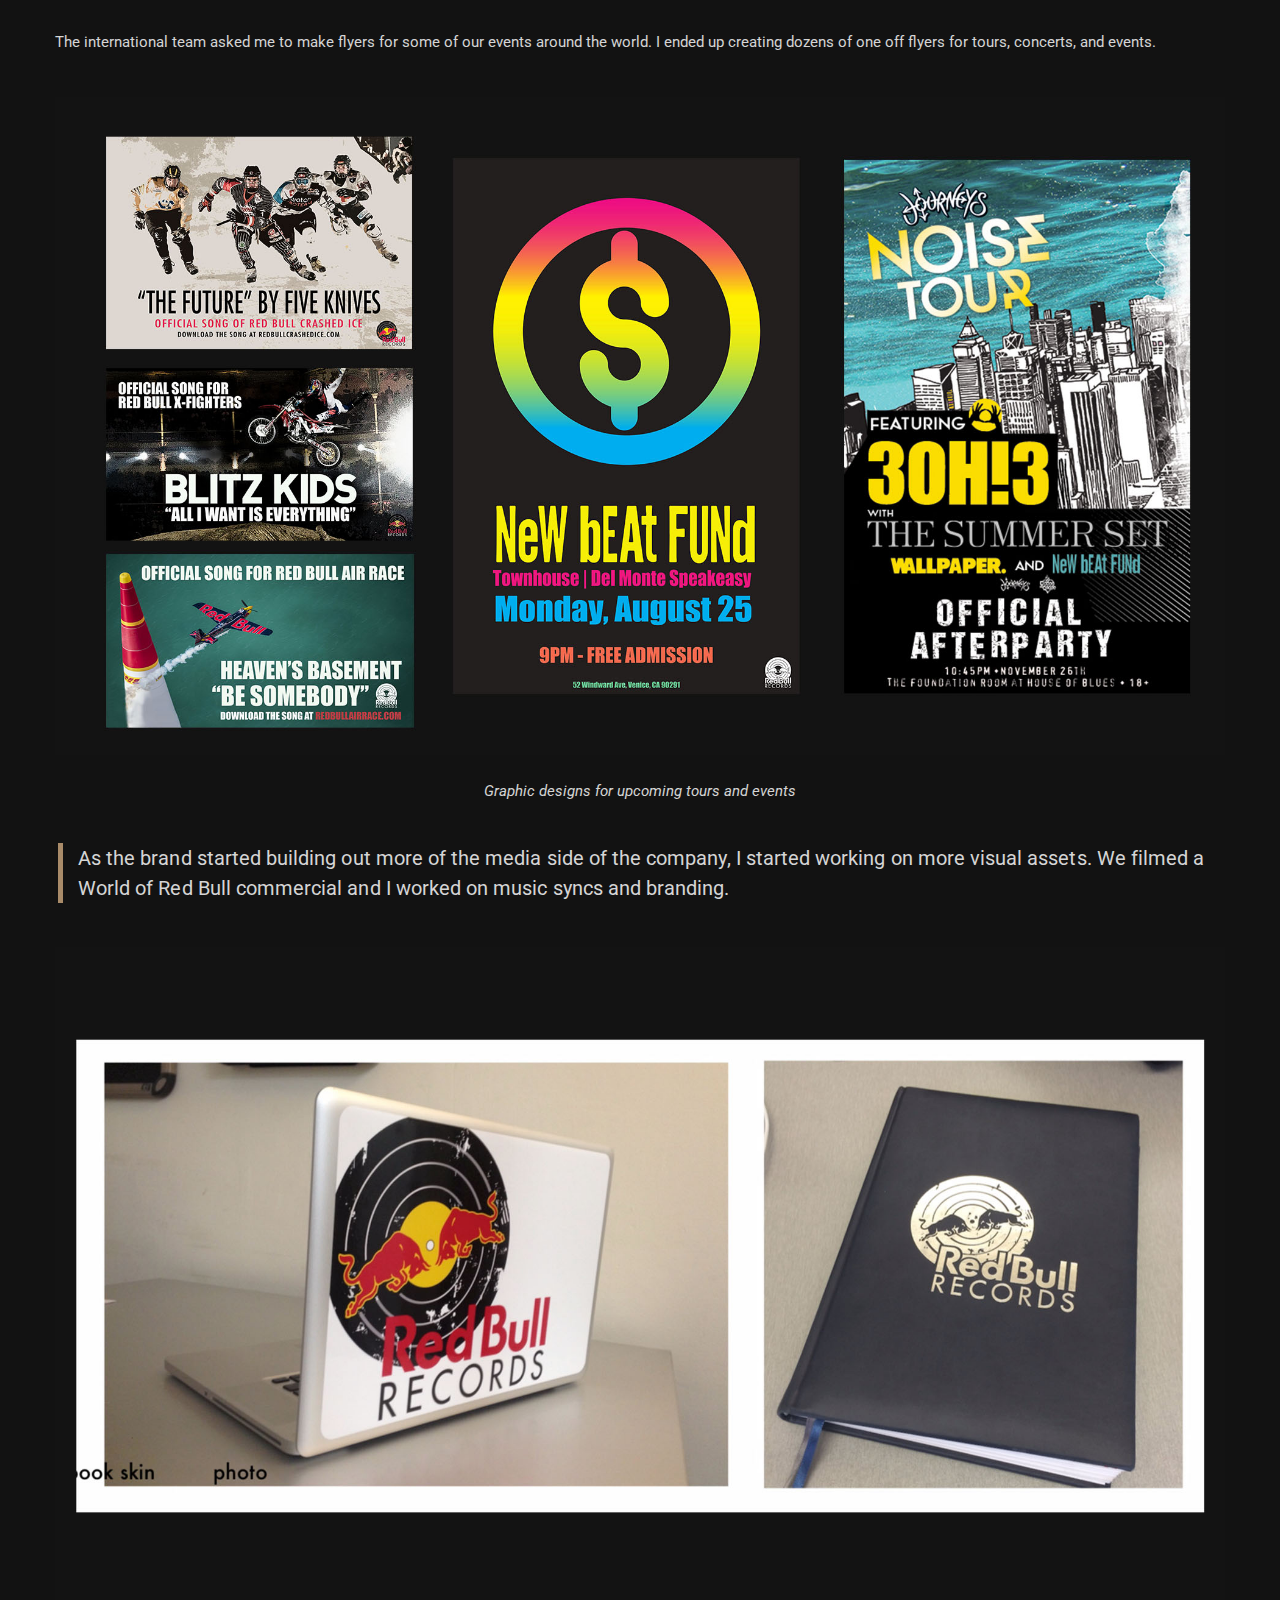
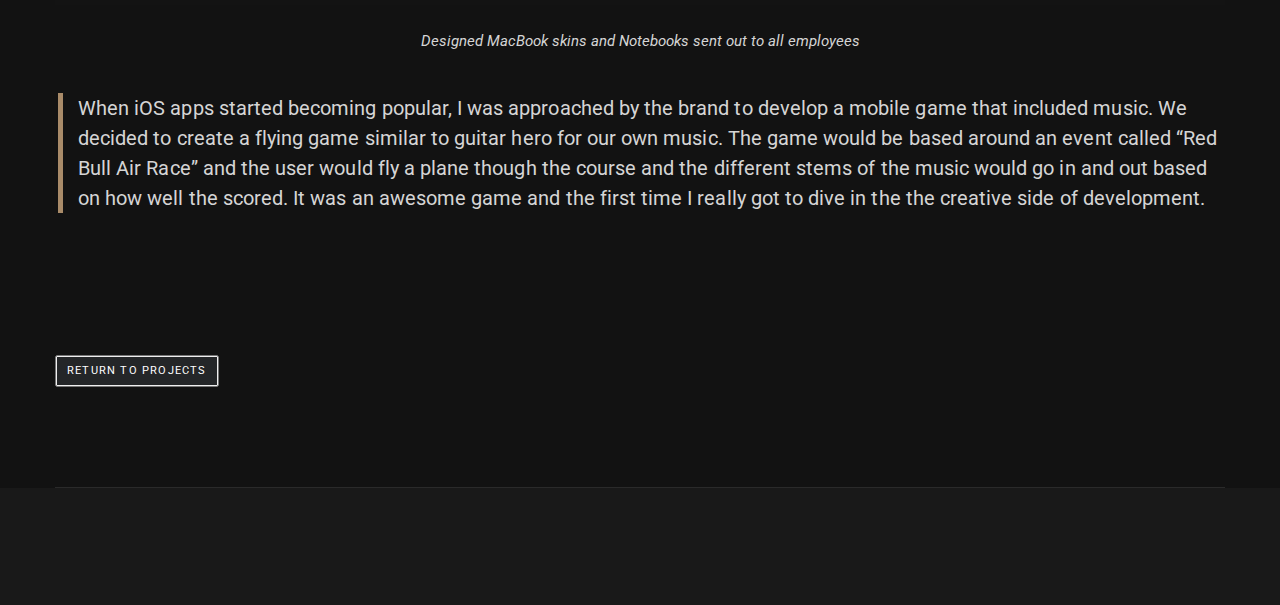
<file: project-redbullrecords.html>
<!DOCTYPE html>
<html lang="en">

<head>
    <meta charset="utf-8">
    <meta http-equiv="X-UA-Compatible" content="IE=edge">
    <meta name="viewport" content="width=device-width, initial-scale=1">
    <link href="https://fonts.googleapis.com/css?family=Roboto:400,700,900" rel="stylesheet">
    <!-- The above 3 meta tags *must* come first in the head; any other head content must come *after* these tags -->
    <title>Red Bull Records</title>

    <link rel="stylesheet" href="css/libs.min.css">
    <link rel="stylesheet" href="css/main.css">
    <!-- HTML5 shim and Respond.js for IE8 support of HTML5 elements and media queries -->
    <!-- WARNING: Respond.js doesn't work if you view the page via file:// -->
    <!--[if lt IE 9]>
      <script src="https://oss.maxcdn.com/html5shiv/3.7.3/html5shiv.min.js"></script>
      <script src="https://oss.maxcdn.com/respond/1.4.2/respond.min.js"></script>
    <![endif]-->
</head>

<body class="container-fluid pixies_works_inside_page">
    <header class="pixies_header logo_left pixies_sticky_header_on">
        <div class="container header_fw">
            <div class="row">
                <div class="col-md-12 pixies_def_header ">
                    <div class="pixies_logo_cont">
                        <a href="index.html" class="pixies_image_logo">
                            <img class="logotype" src="img/logo.png" alt="">
                            <img class="logotype-retina" src="img/logo-retina.png" alt="">
                        </a>
                    </div>
                    <nav class="pixies_menu_cont">
                        <div class="menu-main-menu-container">
                            <ul id="menu-main-menu" class="pixies_menu">
                                <li class="menu-item"><a href="about.html">About</a></li>
                                <li class="menu-item"><a href="projects.html">Projects</a></li>
                            </ul>
                        </div>
                        <div class="clear"></div>
                    </nav>
                </div>
                <div class="mobile_header col-md-12">
                    <a href="#" class="pixies_image_logo"><img src="img/logo.png" alt=""></a>
                    <a href="javascript:void(0)" class="btn_mobile_menu">
						<span class="pixies_menu_line1"></span>
						<span class="pixies_menu_line2"></span>
						<span class="pixies_menu_line3"></span>
					</a>
                </div>

            </div>
        </div>
    </header>
    <div id="pixies_post12" class="container-fluid pixies_blog_listing pixies_blog_post pixies_works_inside">
        <div class=" pixies_main">
            <img src="img/rbr-header.jpg">
            <div class="container ">
                <section class="row">

                    <div class="pixies_post_block">
                        <ul>
                            <li>2018</li>
                            <li>Branding + Design</li>
                        </ul>
                        <h1>Red Bull Records</h1>
                        <!-- Image 1 -->
                        <img src="img/rbr-logo.jpg" alt="">
                        <p class="pixies_text_italic">
                            My design used as the official Red Bull Records logo
                        </p>
                        <p class="pixies_dropcaps pixies_text"><b>I</b> I didn’t have much experience in the music industry, actually.. I didn’t have any at all. But I did love music. Turns out they were more interested in having a fresh perspective then an old mindset. The music industry
                            was archaic and it was our task to shake it up and do something cool. </p>
                        <br/>

                        <!-- Image 2 -->
                        <div class="pixies_blog_post_img">
                            <img src="img/rbr-site.jpg">
                        </div>

                        <p class="pixies_text_italic">
                            Landing page for the field marketing program
                        </p>

                        <p class="pixies_text">
                            My previous design work came in handy when I was tasked to develop the Red Bull Records logo. It wasn’t entirely intentional, we hired a big firm out of NY and spend an insane amount (I heard it was around 100k) for them to create one. They didn’t like
                            it so the GM came over and asked if I could make a better one. I did… and they ended up using my design. It’s still the logo used today.
                        </p>

                        <!-- Image 3 -->
                        <div class="pixies_blog_post_img">
                            <img src="img/rbr-website.jpg">
                        </div>
                        <p class="pixies_text_italic">
                            Initial mockups for the Red Bull Records internal communication platform
                        </p>

                        <div class="pixies_blog_post_line"><span></span></div>
                        <p class="pixies_text">
                            Some of my early work was designing assets for the Red Bull field reps to use in promoting the artists. The most successful thing I made was a notebook that all employees received. In it I had everything about the label and it’s artists. It was an easy
                            and effective way to get the info into their hands and have it top of mind at all times.
                        </p>

                    </div>

                    <!-- Image 4 -->
                    <div class="pixies_blog_post_img">
                        <img src="img/rbr-game.jpg">
                    </div>
                    <p class="pixies_text_italic">
                        Designs for the Red Bull Air Race Game collaboration
                    </p>
                    <p class="pixies_text">
                        After a while we started growing pretty fast and couldn’t rely on the Red Bull field team anymore. I was tasked to develop our own national field marketing team. This meant that we would not only have to develop our own team, we would need to build our
                        own collaboration platform as well. I worked on developing a specific site that would be more focused on our initiatives.
                    </p>
                    <!-- Image 5 -->
                    <div class="pixies_blog_post_img">
                        <img src="img/rbr-game2.jpg">
                    </div>
                    <p class="pixies_text_italic">
                        First graphics and samples from game
                    </p>

                    <p class="pixies_text">
                        The international team asked me to make flyers for some of our events around the world. I ended up creating dozens of one off flyers for tours, concerts, and events.
                    </p>

                    <!-- Image 6 -->
                    <div class="pixies_blog_post_img">
                        <img src="img/rbr-flyers.jpg">
                    </div>
                    <p class="pixies_text_italic">
                        Graphic designs for upcoming tours and events
                    </p>

                    <div class="pixies_blockquotes">
                        <blockquote>
                            <p>
                                As the brand started building out more of the media side of the company, I started working on more visual assets. We filmed a World of Red Bull commercial and I worked on music syncs and branding.
                            </p>
                        </blockquote>
                    </div>

                    <!-- Image 7 -->
                    <div class="pixies_blog_post_img">
                        <img src="img/rbr-notebooks.jpg">
                    </div>
                    <p class="pixies_text_italic">
                        Designed MacBook skins and Notebooks sent out to all employees
                    </p>

                    <div class="pixies_blockquotes">
                        <blockquote>
                            <p>
                                When iOS apps started becoming popular, I was approached by the brand to develop a mobile game that included music. We decided to create a flying game similar to guitar hero for our own music. The game would be based around an event called “Red Bull Air
                                Race” and the user would fly a plane though the course and the different stems of the music would go in and out based on how well the scored. It was an awesome game and the first time I really got to dive in the the creative
                                side of development.
                            </p>
                        </blockquote>
                    </div>

                    <div>
                        <button class="pixies_posts_button clearfix center">
                            <li><a href="projects.html">return to projects</a></li>
                    </div>
				</section>


				</div>
			</div>
		</div>





    <footer class="container-fluid">

		<ul class="pixies_footer_contact">
			<li><small></small></li>
		</ul>
	</footer>
	<script src="https://ajax.googleapis.com/ajax/libs/jquery/3.2.1/jquery.min.js"></script>
	<script src="js/libs.min.js"></script>
	<script src="js/common.js"></script>
</body>
</html>
</file>
<file: css/main.css>
/*
[Master Stylesheet]

Project:  Pixies Html Template
Version:  1.0

[Table of contents]

1. General
2. Header
3. Sidebar
4. Contact
5. Coming Soon
6. 404
7. About
8. Blog
9. Carousel
10. Work
11. Ribbon
12. Sharing
13. Home
14. Retina
15. Responsive
*/
/* General */

html {
    overflow-x: hidden;
    overflow-y: visible;
}
* {
    margin: 0;
    padding: 0;
}
body {
    font-family: 'Roboto', sans-serif;
    font-size: 15px;
    font-weight: 400;
    line-height: 20px;
    color: #d5d5d5;
    background: #121212;
    overflow: visible;
    text-shadow: none;
}
ul,
li {
    margin: 0;
    padding: 0;
}
section {
    border-bottom: 1px solid #2a2a2a;
    padding-bottom: 47px;
    padding-right: 0px;
}
a {
    color: inherit;
    -webkit-transition: 0.2s all;
    transition: 0.2s all;
}
a:hover {
    text-decoration: none;
}
h1,
h2,
h3,
h4,
h5,
h6 {
    font-weight: 700;
    color: #ffffff;
    line-height: normal;
}
h1 {
    font-size: 50px;
    margin-bottom: 17px;
}
h2 {
    font-size: 40px;
    margin-left: 1px;
}
h3 {
    font-size: 30px;
    margin-top: 22px;
    margin-left: 2px;
}
h4 {
    font-size: 25px;
    margin-top: 26px;
    margin-left: 2px;
    line-height: 30px;
}
h5 {
    font-size: 15px;
    margin-top: 31px;
    margin-left: 3px;
    text-transform: uppercase;
    letter-spacing: 1.5px;
    line-height: 18px;
}
h6 {
    font-size: 13px;
    margin-top: 33px;
    text-transform: uppercase;
    letter-spacing: 1.3px;
    margin-left: 3px;
    line-height: 15px;
}
.container-fluid {
    padding: 0;
}
.pixies_hover_line {
    position: absolute;
    display: block;
    height: 0px;
    width: 110%;
    margin-left: -5%;
    top: 7px;
    background-color: #fff;
    opacity: 0.3;
    -webkit-transition: 0.2s all;
    transition: 0.2s all;
}
.logotype-retina {
    display: none;
}
.progressbar {
    display: block;
    margin: 18px 0 55px 0;
    height: 5px;
    position: relative;
    background: #242628;
}
.bar {
    display: block;
    width: 0;
    height: 100%;
    background: #a98b69;
}
.label {
    display: inline-block;
    position: absolute;
    top: -35px;
    font-size: 12px;
}
.pixies_block_hover {
    position: absolute;
    display: block;
    background: rgba(155, 128, 97, 0.9);
    color: #fff;
    top: 0;
    left: 0;
    width: 100%;
    height: 100%;
    padding: 40px;
    text-align: left;
}
.pixies_center_block {
    position: relative;
    top: 50%;
    -webkit-transform: perspective(1px);
    transform: perspective(1px);
    -webkit-transform: translateY(-50%);
    -ms-transform: translateY(-50%);
    transform: translateY(-50%);
    padding: 0 85px;
}
/* Header */

header {
    height: 82px;
    position: relative;
    top: 0;
    z-index: 110;
}
.header_fw {
    width: 99%;
    line-height: 20px;
    padding: 0 10px;
    position: absolute;
    top: 0;
    right: 10px;
    z-index: 10;
}
.pixies_logo_cont {
    display: block;
    float: left;
    margin-left: 19px;
    padding-top: 37px;
    z-index: 10;
}
.pixies_menu {
    height: 82px;
}
.pixies_menu_cont {
    float: right;
    font-size: 0px;
    padding-right: 0px;
}
.pixies_menu_cont li {
    display: inline-block;
    height: 82px;
    margin-right: 31px;
    position: relative;
}
.pixies_menu_cont li a {
    display: inline-block;
    position: relative;
    font-size: 15px;
    color: #fff;
    height: 82px;
    padding: 48px 4px 0 4px;
    overflow-x: hidden;
}
.pixies_menu_cont li a:before {
    content: "";
    display: block;
    position: absolute;
    width: 100%;
    margin-left: -110%;
    height: 7px;
    top: 55px;
    background-color: #fff;
    opacity: 0.3;
    -webkit-transition: 0.2s all;
    transition: 0.2s all;
}
.pixies_menu_cont li a:hover:before {
    margin-left: -4px;
}
.pixies_menu_cont li .pixies_active:before {
    content: "";
    margin-left: -4px;
}
.pixies_menu_cont li:hover .sub-menu {
    display: block;
}
.pixies_menu_cont li:hover a:before {
    margin-left: -4px;
}
.pixies_menu_cont:last-child {
    margin-right: 0;
}
.clear {
    clear: both;
}
.active {
    color: #a98b69;
}
.sub-menu {
    display: none;
    position: absolute;
    background-color: #242628;
    list-style-type: square;
    font-size: 15px;
    padding: 19px 35px 19px 29px;
    right: -75px;
    top: 82px;
    overflow: hidden;
    -webkit-transition: 0.2s all;
    transition: 0.2s all;
    width: 200px;
}
.sub-menu li {
    -webkit-transition: 0.2s all;
    transition: 0.2s all;
    display: list-item;
    margin-left: 16px;
    margin-right: 0;
    height: auto;
    font-size: 10px;
}
.sub-menu li a {
    margin: 0;
    padding: 7.5px 7px;
    overflow-x: visible;
    height: auto;
    color: #d5d5d5;
    -webkit-transition: 0.2s all;
    transition: 0.2s all;
    display: block;
}
.sub-menu li a:hover {
    color: #a98b69;
}
.sub-menu li a:before {
    content: "";
    display: none;
}
.sub-menu .active {
    color: #a98b69;
}
.sub-menu li:hover {
    color: #a98b69;
}
.mobile_header {
    display: none;
    position: relative;
    padding: 10px 20px;
}
.btn_mobile_menu {
    display: block;
    width: 30px;
    height: 30px;
    position: absolute;
    right: 22px;
    top: 50%;
    -webkit-transform: translateY(-50%);
    -ms-transform: translateY(-50%);
    transform: translateY(-50%);
    overflow: hidden;
    -webkit-transition: all 0.2s;
    transition: all 0.2s;
}
.btn_mobile_menu span {
    display: block;
    width: 31px;
    height: 4px;
    position: absolute;
    left: 0;
    background: #fff;
    -webkit-transition: opacity 0.2s, -webkit-transform 0.2s;
    transition: opacity 0.2s, -webkit-transform 0.2s;
    transition: transform 0.2s, opacity 0.2s;
    transition: transform 0.2s, opacity 0.2s, -webkit-transform 0.2s;
}
.pixies_menu_line1 {
    top: 4px;
}
.pixies_menu_line2 {
    top: 13px;
}
.pixies_menu_line3 {
    top: 22px;
}
.opened .pixies_menu_line1 {
    -webkit-transform: rotate(135deg) translate(7px, -6px);
    -ms-transform: rotate(135deg) translate(7px, -6px);
    transform: rotate(135deg) translate(7px, -6px);
}
.opened .pixies_menu_line2 {
    opacity: 0;
}
.opened .pixies_menu_line3 {
    -webkit-transform: rotate(-135deg) translate(7px, 6px);
    -ms-transform: rotate(-135deg) translate(7px, 6px);
    transform: rotate(-135deg) translate(7px, 6px);
}
.mobile_menu_wrapper {
    display: none;
    z-index: 101;
}
.mobile_menu_wrapper .mobile_menu {
    background-color: #121212;
    list-style-type: square;
    font-size: 15px;
    padding: 19px 35px 19px 29px;
    overflow: hidden;
    -webkit-transition: 0.2s all;
    transition: 0.2s all;
    position: relative;
}
.mobile_menu_wrapper .mobile_menu li {
    -webkit-transition: 0.2s all;
    transition: 0.2s all;
    display: list-item;
    margin-left: 16px;
    height: auto;
    font-size: 10px;
}
.mobile_menu_wrapper .mobile_menu li a {
    display: inline-block;
    position: relative;
    font-size: 15px;
    color: #fff;
    padding: 15px 4px 0 4px;
}
.mobile_menu_wrapper .mobile_menu li a:hover {
    color: #a98b69;
}
.mobile_menu_wrapper .mobile_menu .active {
    color: #a98b69;
}
.mobile_menu_wrapper .mobile_menu li:hover {
    color: #a98b69;
}
#pixies_post {
    z-index: -10;
}
.pixies_main {
    display: table;
}
.pixies_content {
    display: table-cell;
    padding: 171px 100px 0 5px;
    margin-top: -82px;
}
.pixies_sect_title {
    margin-top: 47px;
    margin-bottom: 31px;
}
.pixies_text {
    line-height: 22px;
    margin-left: 2px;
    margin-top: 22px;
}
.pixies_paragraphs {
    padding-bottom: 44px;
}
.pixies_paragraphs span {
    color: #9f8363;
}
.pixies_dropcaps {
    padding-bottom: 44px;
}
.pixies_dropcaps b {
    display: inline-block;
    font-weight: 700;
    font-size: 40px;
    color: #a98b69;
    float: left;
    margin: 9px 19px 0 2px;
}
.pixies_blockquotes blockquote {
    font-size: 20px;
    border-left: 5px solid #a98b69;
    padding-left: 15px;
    line-height: 30px;
    margin-top: 33px;
    margin-left: 3px;
}
.pixies_blockquotes blockquote p {
    letter-spacing: 0.05px;
}
.pixies_highlighter {
    padding-bottom: 44px;
}
.pixies_highlighter .pixies_color {
    background-color: #a98b69;
}
.pixies_highlighter span {
    background-color: #242628;
}
.pixies_listings {
    border-bottom: none;
    padding-bottom: 1px;
}
.pixies_listings .pixies_sect_title {
    margin-bottom: 32px;
}
.pixies_listings ol {
    padding-left: 35px;
}
.pixies_listings ol li {
    padding-left: 7px;
    margin-bottom: 11px;
}
.pixies_listings ul {
    padding-left: 35px;
    list-style-type: square;
}
.pixies_listings ul li {
    padding-left: 4px;
    margin-bottom: 11px;
}
.pixies_instagram {
    padding: 0px;
    text-align: center;
    background-color: #121212;
    position: relative;
}
.pixies_instagram h5 {
    color: #a98b69;
    margin-top: 98px;
}
.pixies_instagram h2 {
    margin-top: 26px;
    letter-spacing: 0.2px;
}
.pixies_instagram ul {
    list-style: none;
    font-size: 0;
    margin: 50px 0 170px 0;
}
.pixies_instagram ul li {
    display: inline-block;
    padding: 0 15px;
    font-size: 15px;
    vertical-align: top;
}
.pixies_instagram ul li:nth-child(even) {
    padding-top: 20px;
}
.pixies_instagram ul a {
    -webkit-transition: all 0.2s;
    transition: all 0.2s;
    display: block;
    width: 100%;
    height: 100%;
}
.pixies_instagram ul a:hover {
    -webkit-transform: translateY(-20px);
    -ms-transform: translateY(-20px);
    transform: translateY(-20px);
}
.pixies_instagram .pixies_up {
    position: absolute;
    display: inline-block;
    margin-left: -14.57px;
    bottom: 0;
}
.pixies_instagram .pixies_up h6 {
    margin: 0;
    -webkit-transition: 0.2s all;
    transition: 0.2s all;
}
.pixies_instagram .pixies_up .pixies_up_line {
    width: 1px;
    height: 40px;
    background-color: #898989;
    margin: 17px auto 0 auto;
}
.pixies_instagram .pixies_up:hover h6 {
    cursor: pointer;
    color: #a98b69;
}
/* Sidebar */

.pixies_sidebar {
    background: #191919;
    padding: 219px 0 0 0;
    margin-top: -82px;
    height: auto;
    position: relative;
    display: table-cell;
}
.pixies_sidebar article {
    margin-bottom: 88px;
}
.pixies_sidebar h6 {
    margin: 0;
    overflow: hidden;
}
.pixies_sidebar h6:after {
    content: "";
    display: inline-block;
    vertical-align: middle;
    height: 1px;
    -webkit-box-sizing: border-box;
    box-sizing: border-box;
    width: 100%;
    background-color: #303030;
    margin-right: -100%;
    border: solid #191919;
    border-width: 0 20px;
    margin-bottom: 2px;
}
.pixies_sidebar .pixies_about_sidebar h6 {
    margin-bottom: 32px;
}
.pixies_sidebar .pixies_about_sidebar p {
    margin-bottom: 21px;
}
.pixies_sidebar .pixies_categories {
    margin-top: 97px;
    margin-bottom: 84px;
}
.pixies_sidebar .pixies_categories ul {
    list-style-type: square;
    margin-left: 14px;
}
.pixies_sidebar .pixies_categories li {
    -webkit-transition: all 0.2s;
    transition: all 0.2s;
    font-size: 10px;
}
.pixies_sidebar .pixies_categories span {
    float: right;
    padding-top: 7px;
    font-size: 15px;
    color: #8c8c8c;
    -webkit-transition: all 0.2s;
    transition: all 0.2s;
}
.pixies_sidebar .pixies_categories h6 {
    margin-bottom: 26px;
}
.pixies_sidebar .pixies_categories a {
    line-height: 35px;
    margin-left: 6px;
    height: 100%;
    font-size: 15px;
}
.pixies_sidebar .pixies_categories a:hover {
    color: #a98b69;
}
.pixies_sidebar .pixies_categories li:hover {
    color: #a98b69;
}
.pixies_sidebar .pixies_categories li:hover span {
    color: #a98b69;
}
.pixies_sidebar .pixies_posts {
    margin-bottom: 67px;
}
.pixies_sidebar .pixies_posts h6 {
    margin-bottom: 37px;
}
.pixies_sidebar .pixies_posts img {
    float: left;
    margin: 0 20px 30px 0;
}
.pixies_sidebar .pixies_posts ul {
    list-style: none;
}
.pixies_sidebar .pixies_posts p {
    padding: 5px 0 0px 0;
    line-height: 22px;
}
.pixies_sidebar .pixies_posts time {
    color: #8c8c8c;
    font-size: 12px;
    padding-bottom: 15px;
}
.pixies_sidebar .pixies_tags ul {
    margin-top: 36px;
    padding-bottom: 3px;
    list-style: none;
    font-size: 0;
}
.pixies_sidebar .pixies_tags li {
    display: inline-block;
    margin: 0 10px 8px 0;
}
.pixies_sidebar .pixies_tags li a {
    display: inline-block;
    padding: 12px 10px 10px 10px;
    text-transform: uppercase;
    font-size: 11px;
    font-weight: 700;
    background-color: rgba(36, 38, 40, 0.5);
    letter-spacing: 1px;
    line-height: 8px;
}
.pixies_sidebar .pixies_tags li a:hover {
    background-color: #a98b69;
    color: #fff;
}
.pixies_sidebar .pixies_tags li:nth-child(4) {
    margin-right: 0;
}
.pixies_sidebar .pixies_banner {
    margin-bottom: 100px;
}
.pixies_sidebar .pixies_banner img {
    width: 100%;
    height: auto;
}
.pixies_sidebar:before {
    content: "";
    position: absolute;
    background: #191919;
    width: 35px;
    top: 0px;
    left: -35px;
    height: 100%;
}
.pixies_sidebar:after {
    content: "";
    position: absolute;
    background: #191919;
    width: 450%;
    top: 0px;
    left: 100%;
    height: 100%;
}
.pixies_search {
    margin-top: 88px;
    border-bottom: 1px solid #303030;
    padding-bottom: 14px;
    color: #fff;
}
.pixies_search label {
    font-size: 13px;
    text-transform: uppercase;
    font-weight: 700;
    color: #fff;
    letter-spacing: 1.2px;
}
.pixies_search button {
    background-color: transparent;
    float: right;
    border: none;
    color: #8c8c8c;
    font-size: 10px;
}
.pixies_search button:hover {
    color: #a98b69;
}
.pixies_search input {
    background-color: transparent;
    border: none;
    outline: none;
    font-size: 13px;
    letter-spacing: 1.3px;
    line-height: 15px;
    color: #fff;
}
.pixies_search input::-moz-placeholder {
    color: #fff;
    text-transform: uppercase;
    font-weight: 700;
    opacity: 1;
}
.pixies_search input::-webkit-input-placeholder {
    color: #fff;
    text-transform: uppercase;
    font-weight: 700;
}
.pixies_search input:-ms-input-placeholder {
    color: #fff;
    text-transform: uppercase;
    font-weight: 700;
}
.pixies_search input:focus::-webkit-input-placeholder {
    color: transparent;
}
.pixies_search input:focus::-moz-placeholder {
    color: transparent;
}
footer {
    text-align: center;
    background-color: #191919;
    position: relative;
    padding-right: 30px;
    color: #8c8c8c;
    z-index: 100;
}
footer .pixies_footer_contact {
    margin: 27px 0 70px 0;
}
footer .pixies_footer_contact li {
    display: inline-block;
}
footer .pixies_footer_contact li small {
    font-size: 15px;
    margin: 0 35px;
    letter-spacing: 0;
}
footer .pixies_footer_contact li:before {
    content: "";
    display: inline-block;
    width: 3px;
    height: 3px;
    background-color: #8c8c8c;
    margin-bottom: 3px;
}
footer .pixies_footer_contact li:first-child:before {
    display: none;
}
.pixies_social {
    font-size: 0;
    margin-top: 56px;
}
.pixies_social li {
    display: inline-block;
}
.pixies_social li a {
    font-size: 15px;
    margin: 0 15px;
    display: inline-block;
}
.pixies_social li a:hover {
    color: #a98b69;
}
.pixies_typography .pixies_main {
    margin-top: -82px;
}
.pixies_typography .pixies_content,
.pixies_typography .pixies_sidebar {
    float: none;
}
.pixies_typography .pixies_sidebar {
    top: -21px;
}
/* Contact */

.pixies_contact {
    text-align: center;
    margin-top: 34px;
}
.pixies_contact .pixies_main {
    display: block;
}
.pixies_contact section {
    border: none;
}
.pixies_contact h5 {
    color: #a98b69;
    margin-top: 98px;
}
.pixies_contact h1 {
    margin: 25px 0 5px 0;
}
.pixies_contact p {
    letter-spacing: 0.05px;
}
.pixies_contact img {
    width: 100%;
    height: auto;
}
.pixies_contact .pixies_contacts {
    margin-top: 53px;
}
.pixies_contact .pixies_contacts div {
    padding: 0;
    background-color: #191919;
}
.pixies_contact .pixies_contacts div:last-child {
    margin-top: 40px;
    padding-top: 41px;
}
.pixies_contact .pixies_contacts div:last-child h6 {
    margin-top: 92px;
    margin-bottom: 34px;
}
.pixies_contact .pixies_contacts div:last-child p {
    margin-bottom: 12px;
}
.pixies_contact .pixies_contacts .pixies_contact_social {
    font-size: 0;
    padding: 3px 0 138px 0;
}
.pixies_contact .pixies_contacts .pixies_contact_social li {
    display: inline-block;
}
.pixies_contact .pixies_contacts .pixies_contact_social li a {
    display: inline-block;
    font-size: 15px;
    width: 28px;
    height: 28px;
    background: #242628;
    line-height: 28px;
    vertical-align: middle;
    margin: 0 5px;
}
.pixies_contact .pixies_contacts .pixies_contact_social li a:hover {
    background: #a98b69;
    color: #ffffff;
}
.pixies_contact_form {
    text-align: left;
    margin: 0 -15px;
    margin-top: 46px;
}
.pixies_contact_form h4 {
    margin-left: -2px;
}
.pixies_contact_form input {
    width: 100%;
    border: none;
    background: transparent;
    border-bottom: 1px solid #2a2a2a;
    outline: none;
    font-size: 13px;
    vertical-align: top;
    color: #fff;
    height: 70px;
    padding: 40px 0 20px 0;
}
.pixies_contact_form input::-moz-placeholder {
    color: #fff;
    opacity: 1;
}
.pixies_contact_form input::-webkit-input-placeholder {
    color: #fff;
}
.pixies_contact_form input:-ms-input-placeholder {
    color: #fff;
}
.pixies_contact_form input:focus::-webkit-input-placeholder {
    color: transparent;
}
.pixies_contact_form input:focus::-moz-placeholder {
    color: transparent;
}
.pixies_contact_form .pixies_contact_join {
    height: 78px;
    padding: 39px 0 84px 0;
}
.pixies_contact_form .pixies_contact_join::-moz-placeholder {
    line-height: 100px;
    color: #fff;
    opacity: 1;
}
.pixies_contact_form .pixies_contact_join::-webkit-input-placeholder {
    color: #fff;
    vertical-align: 10px;
    line-height: 100px;
}
.pixies_contact_form .pixies_contact_join:-ms-input-placeholder {
    color: #fff;
    line-height: 100px;
}
.pixies_contact_form button {
    background: transparent;
    border: none;
    outline: none;
    text-transform: uppercase;
    font-size: 13px;
    font-weight: 700;
    float: left;
    letter-spacing: 1.2px;
    margin-top: 35px;
    margin-bottom: 100px;
    position: relative;
}
.pixies_contact_map {
    margin: 52px -15px -11px -15px;
    padding-bottom: 0;
}
.canvas_map_container {
    height: 710px;
    width: 100%;
}
/* Coming Soon */

.pixies_coming_soon {
    text-align: center;
    background: url("../img/pixies_coming_soon_img.jpg") no-repeat;
    background-position: center;
    background-size: cover;
    height: 100vh;
    position: relative;
    overflow: hidden;
}
.pixies_coming_soon header {
    position: absolute;
    width: 100%;
}
.pixies_coming_soon .pixies_logo_cont {
    float: none;
}
.pixies_coming_soon .pixies_main {
    display: block;
}
.pixies_coming_soon .pixies_coming {
    position: relative;
    top: 50%;
    -webkit-transform: perspective(1px);
    transform: perspective(1px);
    -webkit-transform: translateY(-50%);
    -ms-transform: translateY(-50%);
    transform: translateY(-50%);
}
.pixies_coming_soon #CDT {
    display: block;
}
.pixies_coming_soon #CDT .number-wrapper {
    font-size: 60px;
    display: inline-block;
    margin: 13px 81px;
    color: #fff;
    position: relative;
}
.pixies_coming_soon #CDT .number {
    color: #fff;
    font-size: 120px;
    font-weight: 700;
    margin-top: 0;
    line-height: 198px;
}
.pixies_coming_soon #CDT .caption {
    font-size: 13px;
    margin-top: 70px;
    position: absolute;
    width: 100%;
    bottom: 0;
    letter-spacing: 1.3px;
}
.pixies_coming_soon h6 {
    margin-top: 79px;
}
.pixies_coming_soon .pixies_coming_email form {
    display: inline-block;
    border-bottom: 1px solid rgba(255, 255, 255, 0.4);
    width: 450px;
    text-align: left;
    margin-top: 39px;
    padding-bottom: 15px;
}
.pixies_coming_soon .pixies_coming_email button {
    background-color: transparent;
    float: right;
    border: none;
    color: #d5d5d5;
    font-size: 10px;
}
.pixies_coming_soon .pixies_coming_email input {
    background-color: transparent;
    border: none;
    outline: none;
    font-size: 13px;
    letter-spacing: 0px;
    line-height: 15px;
    color: #fff;
}
.pixies_coming_soon .pixies_coming_email input::-moz-placeholder {
    color: #d5d5d5;
    opacity: 1;
}
.pixies_coming_soon .pixies_coming_email input::-webkit-input-placeholder {
    color: #d5d5d5;
}
.pixies_coming_soon .pixies_coming_email input:-ms-input-placeholder {
    color: #d5d5d5;
}
.pixies_coming_soon .pixies_coming_email input:focus::-webkit-input-placeholder {
    color: transparent;
}
.pixies_coming_soon .pixies_coming_email input:focus::-moz-placeholder {
    color: transparent;
}
.pixies_coming_soon footer {
    background: transparent;
    position: absolute;
    bottom: 0;
    text-align: center;
    width: 100%;
    height: 70px;
}
.pixies_coming_soon footer .pixies_coming_social {
    font-size: 0;
}
.pixies_coming_soon footer .pixies_coming_social li {
    display: inline-block;
}
.pixies_coming_soon footer .pixies_coming_social li a {
    display: inline-block;
    font-size: 15px;
    width: 28px;
    height: 28px;
    background: #242628;
    line-height: 28px;
    vertical-align: middle;
    margin: 0 5px;
}
.pixies_coming_soon footer .pixies_coming_social li a:hover {
    background: #a98b69;
    color: #ffffff;
}
/* 404 */

.pixies_404 {
    background: url("../img/pixies_404_img.jpg") no-repeat;
    background-position: center;
    background-size: cover;
    height: 100vh;
    position: relative;
    overflow-x: hidden;
}
.pixies_404 header {
    position: absolute;
    width: 100%;
}
.pixies_404 .pixies_main {
    display: block;
}
.pixies_404 .pixies_404_center {
    text-align: center;
    position: relative;
    top: 50%;
    -webkit-transform: perspective(1px) translateY(-50%);
    transform: perspective(1px) translateY(-50%);
}
.pixies_404 .pixies_404_center h1 {
    font-size: 72px;
    padding-top: 56px;
    line-height: 72px;
    letter-spacing: 0.3px;
}
.pixies_404 .pixies_404_center p {
    font-size: 15px;
    padding-top: 19px;
    padding-bottom: 50px;
    color: #fff;
    letter-spacing: 0.10px;
}
.pixies_404 .pixies_404_center .pixies_reference {
    display: inline-block;
    border-bottom: none;
    float: none;
    overflow-x: hidden;
    margin-top: 0;
}
/* About */

.pixies_about_page .mobile_menu .menu-item {
    text-align: left;
}
.pixies_about_page .pixies_main {
    display: block;
    position: relative;
}
.pixies_about_page section h5 {
    color: #a98b69;
    margin-bottom: 27px;
}
.pixies_about_page section h3 {
    line-height: 40px;
    margin-bottom: 25px;
}
.pixies_about_page header {
    height: 100%;
    text-align: center;
    z-index: 10;
}
.pixies_about_page header .sub-menu {
    text-align: left;
}
.pixies_about_page header .owl-carousel {
    z-index: 2;
}
.pixies_about_page header .header_fw {
    z-index: 10;
}
.pixies_about_page header .owl-prev,
.pixies_about_page header .owl-next {
    width: 22px;
    height: 22px;
    background: transparent;
    margin: 0 38px;
    position: absolute;
    top: 50%;
    -webkit-transform: perspective(1px) translateY(-50%);
    transform: perspective(1px) translateY(-50%);
    -webkit-transition: all 0.2s;
    transition: all 0.2s;
    z-index: 100;
}
.pixies_about_page header .owl-next {
    background: url("../img/arrow_right.png") no-repeat;
    background-position: center;
    background-size: cover;
    right: 0;
}
.pixies_about_page header .owl-next:hover {
    opacity: 0.8;
}
.pixies_about_page header .owl-prev {
    background: url("../img/arrow_left.png") no-repeat;
    background-position: center;
    background-size: cover;
}
.pixies_about_page header .owl-prev:hover {
    opacity: 0.8;
}
.pixies_about_page header .owl-dots {
    display: none;
}
.pixies_scroll_line {
    display: inline-block;
    height: 39px;
    width: 1px;
    background: rgba(255, 255, 255, 0.5);
    margin-top: 15px;
}
.pixies_scroll {
    top: -49px;
    position: absolute;
    z-index: 100;
    left: 48.5%;
}
.pixies_item {
    position: relative;
}
.pixies_item .pixies_header_title {
    text-align: center;
    position: absolute;
    width: 100%;
    top: 50%;
    -webkit-transform: perspective(1px) translateY(-50%);
    transform: perspective(1px) translateY(-50%);
}
.pixies_item .pixies_header_title p {
    font-size: 20em;
    font-weight: 900;
    letter-spacing: 0.5em;
    padding-left: 0.4em;
    width: 100%;
    margin: 0 auto;
    line-height: 1em;
    color: rgba(255, 255, 255, 0.3);
}
.pixies_item .pixies_header_title h1 {
    position: absolute;
    display: block;
    font-size: 72px;
    letter-spacing: 0.45px;
    width: 100%;
    top: 50%;
    -webkit-transform: perspective(1px) translateY(-50%);
    transform: perspective(1px) translateY(-50%);
    margin: 0;
}
.owl-dots {
    position: absolute;
    height: 10px;
}
.owl-dots .active {
    background: #fff;
}
.owl-dot {
    width: 10px;
    height: 10px;
    display: inline-block;
    margin: 0 5px;
    background: #8c8c8c;
}
.pixies_about {
    z-index: 12;
    margin-top: -120px;
    position: relative;
}
.pixies_about .pixies_contacts {
    margin-top: -5px;
}
.pixies_about .pixies_contacts div:last-child {
    margin-top: 40px;
    padding: 41px 60px 154px 60px;
}
.pixies_about .pixies_contacts h5 {
    margin-top: 127px;
}
.pixies_about .pixies_contacts h3 {
    letter-spacing: -0.1px;
}
.pixies_about .pixies_capabilities {
    margin-left: -15px;
    margin-right: -15px;
}
.pixies_about .pixies_capabilities h5 {
    margin-top: 50px;
}
.pixies_about .pixies_capabilities h3 {
    margin-bottom: 4px;
}
.pixies_about .pixies_capabilities .pixies_text {
    width: 65%;
    display: inline-block;
}
.pixies_about .pixies_capabilities .col-md-3 {
    background: #191919;
    border: 15px solid #121212;
    padding: 0;
    margin-top: 40px;
}
.pixies_about .pixies_capabilities .col-md-3 h5 {
    color: #fff;
    margin-top: 55px;
}
.pixies_about .pixies_capabilities ul {
    list-style: none;
    margin-bottom: 48px;
}
.pixies_about .pixies_capabilities ul a {
    line-height: 32px;
    letter-spacing: 0.1px;
}
.pixies_about .pixies_capabilities ul a:hover {
    color: #a98b69;
}
.pixies_about .pixies_capabilities img {
    height: 105px;
    width: 115px;
    margin-top: 5px;
    margin-bottom: 29px;
}
.pixies_about .pixies_gallery {
    margin-top: 39px;
}
.pixies_about .pixies_gallery div {
    height: auto;
    padding: 0;
    margin: 0;
}
.pixies_about .pixies_testimonials {
    background: #191919;
    text-align: left;
}
.pixies_about .pixies_testimonials .container {
    padding: 0;
}
.pixies_about .pixies_testimonials img {
    width: 270px;
    height: 270px;
    -webkit-border-radius: 150px;
    border-radius: 150px;
    position: relative;
    margin: 104px 30px 104px 0;
    padding: 0;
}
.pixies_about .pixies_testimonials .pixies_testi_item {
    position: relative;
}
.pixies_about .pixies_testimonials .pixies_testi_content {
    position: absolute;
    margin: auto;
    top: 50%;
    -webkit-transform: perspective(1px);
    transform: perspective(1px);
    -webkit-transform: translateY(-50%);
    -ms-transform: translateY(-50%);
    transform: translateY(-50%);
    padding-left: 25.4%;
    padding-bottom: 25px;
}
.pixies_about .pixies_testimonials h3 {
    font-weight: 400;
    padding-bottom: 14px;
    letter-spacing: 0.15px;
}
.pixies_about .pixies_testimonials span {
    font-size: 100px;
    margin-left: -100px;
    margin-right: 64px;
    line-height: 0;
}
.pixies_about .pixies_testimonials .pixies_name {
    font-size: 13px;
    text-transform: uppercase;
    padding-top: 0px;
}
.pixies_about .pixies_testimonials .pixies_prof {
    font-size: 12px;
    margin-top: 3px;
    color: #8c8c8c;
    margin-left: 2px;
}
.pixies_about .pixies_testimonials .owl-dots {
    bottom: 34%;
    right: 19.3%;
}
.pixies_about .pixies_team {
    margin-top: 92px;
    text-align: left;
    padding: 0;
}
.pixies_about .pixies_team .owl-dots {
    display: inline-block;
    margin-top: 86px;
    margin-left: -40px
}
.pixies_about .pixies_team p {
    margin: 26px 0 54px 0;
}
.pixies_about .pixies_team .owl-carousel {
    text-align: center;
}
.pixies_about .pixies_team .owl-carousel ul {
    margin: 0 -45px;
    display: inline-block;
    text-align: center;
    position: relative;
    font-size: 0;
}
.pixies_about .pixies_team .owl-carousel ul li {
    display: inline-block;
    margin: 0 45px;
    position: relative;
    z-index: 2;
    background-color: #191919;
}
.pixies_about .pixies_team .owl-carousel ul li:nth-child(n+4) {
    margin-top: -100px;
    z-index: 1;
    background-color: #9dcbdb;
}
.pixies_about .pixies_team .owl-carousel ul li:hover .pixies_team_hover {
    opacity: 1;
}
.pixies_about .pixies_team .owl-carousel ul li:nth-child(n+4):hover {
    z-index: 3;
}
.pixies_about .pixies_team .pixies_team_hover {
    opacity: 0;
    position: absolute;
    background: rgba(155, 128, 97, 0.9);
    color: #fff;
    top: 0;
    left: 0;
    width: 100%;
    height: 100%;
    padding: 40px;
    text-align: left;
    -webkit-transition: all 0.2s;
    transition: all 0.2s;
}
.pixies_about .pixies_team .pixies_team_hover .pixies_prof,
.pixies_about .pixies_team .pixies_team_hover .pixies_name {
    color: #fff;
    margin: 0;
    position: absolute;
    bottom: 34px;
}
.pixies_about .pixies_team .pixies_team_hover .pixies_prof {
    font-size: 12px;
}
.pixies_about .pixies_team .pixies_team_hover .pixies_name {
    bottom: 57px;
    letter-spacing: 2.7px;
}
.pixies_about .pixies_team .pixies_team_hover .pixies_social {
    margin: 0;
    position: static;
    text-align: left;
}
.pixies_about .pixies_team .pixies_team_hover .pixies_social li {
    display: block;
    margin: 0 0 8px 0;
    background-color: transparent;
}
.pixies_about .pixies_team .pixies_team_hover .pixies_social li a {
    margin: 0;
}
.pixies_about .pixies_team .pixies_team_hover .pixies_social li a:hover {
    color: #ffffff;
    opacity: 0.7;
}
.pixies_about .pixies_team .pixies_team_hover .pixies_social li:nth-child(4) {
    margin-top: 0;
    background-color: transparent;
}
.pixies_about .pixies_team img {
    width: 330px;
    height: 430px;
}
.pixies_about .pixies_subscribe {
    padding: 0;
    text-align: left;
    margin-top: 111px;
}
.pixies_about .pixies_subscribe h5 {
    margin-left: 0;
}
.pixies_about .pixies_subscribe .pixies_search {
    margin-top: 44px;
    padding-bottom: 17px;
}
.pixies_about .pixies_subscribe .pixies_search button {
    font-size: 25px;
    padding-top: 15px;
    color: #fff;
    border: none;
    outline: none;
    -webkit-transition: all 0.2s;
    transition: all 0.2s;
}
.pixies_about .pixies_subscribe .pixies_search button:hover {
    opacity: 0.5;
}
.pixies_about .pixies_subscribe .pixies_search input {
    font-size: 50px;
    line-height: 50px;
    -webkit-appearance: none;
}
.pixies_about .pixies_subscribe .pixies_search input::-moz-placeholder {
    text-transform: none;
    letter-spacing: 0;
}
.pixies_about .pixies_subscribe .pixies_search input::-webkit-input-placeholder {
    letter-spacing: 0;
    text-transform: none;
}
.pixies_about .pixies_subscribe .pixies_search input:-ms-input-placeholder {
    text-transform: none;
    letter-spacing: 0;
}
.pixies_social_block {
    margin-top: 94px;
    text-align: center;
    font-size: 0;
}
.pixies_social_block li {
    display: inline-block;
}
.pixies_social_block li a {
    display: inline-block;
    font-size: 15px;
    width: 28px;
    height: 28px;
    background: #242628;
    line-height: 28px;
    vertical-align: middle;
    margin: 0 5px;
}
.pixies_social_block li a:hover {
    background: #a98b69;
    color: #ffffff;
}
.pixies_about_personal {
    text-align: center;
}
.pixies_about_personal .col-md-6 {
    position: relative;
    height: 100vh;
}
.pixies_about_personal .col-md-6 .pixies_center_block {
    -webkit-transform: perspective(1px);
    transform: perspective(1px);
    -webkit-transform: translateY(-50%);
    -ms-transform: translateY(-50%);
    transform: translateY(-50%);
}
.pixies_about_personal .pixies_center_block h5 {
    color: #a98b69;
    text-transform: uppercase;
    padding-top: 0;
    margin-top: -2px;
}
.pixies_about_personal .pixies_center_block h1 {
    margin-top: 24px;
}
.pixies_about_personal .col-md-6:first-child {
    background: url("../img/pixies_personal_img.jpg") no-repeat;
    background-position: center;
    background-size: cover;
    height: 100vh;
}
.pixies_shifted_bloks {
    text-align: center;
}
.pixies_shifted_bloks img {
    width: 100%;
    height: auto;
}
.pixies_shifted_bloks div {
    padding: 0;
}
.pixies_shifted_bloks div:last-child {
    margin-top: 40px;
    background: #191919;
    padding: 60px;
}
.pixies_about_resume {
    margin-top: 0;
    z-index: 9;
}
.pixies_about_resume section {
    border: none;
    text-align: center;
}
.pixies_about_resume .pixies_main {
    margin-top: 217px;
}
.pixies_about_resume h5 {
    margin-top: 42px;
}
.pixies_about_resume .pixies_social_block {
    margin-bottom: 45px;
}
.pixies_about_resume .pixies_brands {
    padding-top: 9px;
    margin: 0 -15px;
}
.pixies_about_resume .pixies_brands p {
    padding: 0 17%;
}
.pixies_about_resume .pixies_brands ul {
    display: block;
    list-style: none;
    font-size: 0;
    margin: 0 -15px;
    margin-top: 39px;
}
.pixies_about_resume .pixies_brands ul li {
    display: inline-block;
}
.pixies_about_resume .pixies_brands ul li a {
    display: block;
    width: 270px;
    height: 270px;
    background: #191919;
    margin: 15px;
    font-size: 50px;
    color: #fff;
}
.pixies_about_resume .pixies_brands ul li a i {
    line-height: 270px;
    vertical-align: middle;
}
.pixies_about_resume .pixies_brands ul li a:hover {
    background: #a98b69;
    color: #fff;
}
.pixies_about_resume .pixies_resume_capabilities {
    text-align: left;
    margin: 0 -15px;
}
.pixies_about_resume .pixies_resume_capabilities h2 {
    margin-top: 28px;
}
.pixies_about_resume .pixies_resume_capabilities h6 {
    margin-left: -1px;
}
.pixies_about_resume .pixies_resume_capabilities p {
    margin-top: 26px;
    margin-bottom: 19px;
    letter-spacing: 0.07px;
}
.pixies_about_resume .pixies_view_works {
    position: relative;
}
.pixies_about_resume .pixies_view_works img {
    width: 100%;
    height: auto;
}
.pixies_about_resume .pixies_view_works .pixies_center_block {
    position: absolute;
    width: 100%;
}
.pixies_about_resume .pixies_view_works .pixies_center_block h5 {
    margin-bottom: 0;
    color: #fff;
}
.pixies_about_resume .pixies_view_works .pixies_center_block h1 {
    margin-top: 24px;
    margin-bottom: 45px;
}
.pixies_about_resume .pixies_view_works .pixies_center_block img {
    width: auto;
}
.pixies_about_resume .pixies_view_works .pixies_center_block a {
    display: block;
}
.pixies_about_resume .pixies_view_works .pixies_center_block a:hover {
    opacity: 0.75;
}
.pixies_about_resume .pixies_resume_blogs {
    text-align: left;
    padding: 90px 0 0 0;
}
.pixies_about_resume .pixies_resume_blogs img {
    width: 100%;
    height: auto;
    margin-bottom: 22px;
}
.pixies_about_resume .pixies_resume_blogs p {
    margin: 25px 0 55px 0;
}
.pixies_about_resume .pixies_resume_blogs time {
    font-size: 12px;
    color: #8c8c8c;
}
.pixies_about_resume .pixies_resume_blogs h4 {
    margin: 7px 0 0 -2px;
    line-height: 34px;
}
.pixies_about_resume .pixies_resume_blogs h4 a:hover {
    color: #a98b69;
}
.pixies_about_resume .pixies_resume_blogs .row p {
    margin-top: 17px;
}
.pixies_about_resume .pixies_resume_blogs .pixies_center {
    text-align: center;
    margin-top: 40px;
}
.pixies_about_resume .pixies_resume_blogs .pixies_center a {
    display: inline-block;
    font-size: 11px;
    text-transform: uppercase;
    font-weight: 700;
    color: #fff;
    letter-spacing: 1.2px;
    background: #242628;
    padding: 14px 28px;
}
.pixies_about_resume .pixies_resume_blogs .pixies_center a:hover {
    background: #a98b69;
}
.pixies_about_resume .pixies_subscribe {
    margin-top: 55px;
}
.pixies_block_center {
    text-align: center;
    position: relative;
    top: 50%;
    -webkit-transform: perspective(1px) translateY(-50%);
    transform: perspective(1px) translateY(-50%);
}
.pixies_about_studio {
    margin-top: 213px;
    text-align: center;
    z-index: 9;
}
.pixies_about_studio section {
    border-bottom: none;
}
.pixies_about_studio .pixies_studio_welcome h2 {
    line-height: 49px;
}
.pixies_about_studio .pixies_studio_welcome .owl-carousel {
    margin-top: 50px;
}
.pixies_about_studio .pixies_studio_welcome .owl-carousel .owl-dots {
    position: relative;
    margin-top: -55px;
}
.pixies_about_studio .pixies_studio_services {
    text-align: left;
    padding: 0;
    padding-bottom: 90px;
}
.pixies_about_studio .pixies_studio_services h3 {
    margin-top: 90px;
    line-height: 38px;
    letter-spacing: -0.1px;
    margin-left: 0;
}
.pixies_about_studio .pixies_studio_services p {
    margin-left: 0;
    letter-spacing: 0.05px;
}
.pixies_about_studio .pixies_studio_services ul {
    list-style: none;
}
.pixies_about_studio .pixies_studio_services h5 {
    color: #fff;
    margin-left: 0;
    margin-top: 51px;
}
.pixies_about_studio .pixies_studio_services li {
    color: #d5d5d5;
    font-size: 15px;
    line-height: 32px;
}
.pixies_about_studio .pixies_studio_counters {
    background: #191919;
    padding-top: 98px;
    padding-bottom: 70px;
}
.pixies_about_studio .pixies_studio_counters .container {
    padding: 0 0 0 15px;
}
.pixies_about_studio .pixies_studio_counters .spincrement {
    font-size: 50px;
    color: #a98b69;
    line-height: 40px;
    font-weight: 700;
    letter-spacing: 1px;
}
.pixies_about_studio .pixies_studio_counters h5 {
    color: #fff;
    margin-top: 33px;
}
.pixies_about_studio .pixies_studio_works a {
    position: relative;
    display: block;
    width: 100%;
    height: 100%;
}
.pixies_about_studio .pixies_studio_works img {
    width: 100%;
    height: auto;
}
.pixies_about_studio .pixies_studio_works div {
    position: relative;
    height: auto;
    padding: 0;
    margin: 0;
}
.pixies_about_studio .pixies_studio_works p {
    margin: 0;
    margin-top: 2px;
}
.pixies_about_studio .pixies_studio_works h3 {
    margin: 0;
    margin-top: 5px;
}
.pixies_about_studio .pixies_studio_works .pixies_block_hover {
    opacity: 0;
    position: absolute;
    height: 100%;
    -webkit-transition: 0.2s all;
    transition: 0.2s all;
}
.pixies_about_studio .pixies_studio_works a:hover .pixies_block_hover {
    opacity: 1;
}
.pixies_about_studio .pixies_studio_team {
    text-align: left;
    margin-top: 88px;
    padding-bottom: 26px;
}
.pixies_about_studio .pixies_studio_team h2 {
    margin-left: -15px;
}
.pixies_about_studio .pixies_studio_team p {
    margin-left: -15px;
    margin-top: 26px;
    letter-spacing: 0.045px;
    margin-bottom: 55px;
}
.pixies_about_studio .pixies_studio_team img {
    width: 100%;
    height: auto;
}
.pixies_about_studio .pixies_studio_team .pixies_studio_team_name {
    position: relative;
    display: block;
    width: 100%;
}
.pixies_about_studio .pixies_studio_team .container {
    padding: 0;
}
.pixies_about_studio .pixies_studio_team .owl-dots {
    display: none;
}
.pixies_about_studio .pixies_studio_team .owl-next {
    background: url("../img/arrow_right.png") no-repeat;
    background-position: center;
    background-size: cover;
    position: absolute;
    width: 18px;
    height: 18px;
    top: 53.9%;
    right: 26.1%;
    -webkit-transition: all 0.2s;
    transition: all 0.2s;
}
.pixies_about_studio .pixies_studio_team .owl-next:hover {
    opacity: 0.75;
}
.pixies_about_studio .pixies_studio_team .row {
    margin-left: -15px;
    margin-right: -15px;
}
.pixies_about_studio .pixies_studio_team .col-sm-4 {
    margin-bottom: 40px;
}
.pixies_about_studio .pixies_studio_team .pixies_block_hover {
    padding-top: 32px;
    -webkit-transition: 0.2s all;
    transition: 0.2s all;
    opacity: 0;
}
.pixies_about_studio .pixies_studio_team .pixies_block_hover a {
    display: inline-block;
}
.pixies_about_studio .pixies_studio_team .pixies_block_hover a:hover {
    color: #fff;
}
.pixies_about_studio .pixies_studio_team .pixies_block_hover .pixies_name {
    font-size: 13px;
    text-transform: uppercase;
    margin-top: 80.3%;
    letter-spacing: 2.6px;
}
.pixies_about_studio .pixies_studio_team .pixies_block_hover .pixies_prof {
    font-size: 12px;
    margin-top: 4px;
    margin-left: 2px;
}
.pixies_about_studio .pixies_studio_team .pixies_block_hover ul {
    list-style: none;
}
.pixies_about_studio .pixies_studio_team .pixies_block_hover ul li {
    display: block;
    line-height: 33px;
}
.pixies_about_studio .pixies_studio_team .pixies_block_hover ul li a {
    display: block;
    width: 20px;
}
.pixies_about_studio .pixies_studio_team .pixies_block_hover ul li a:hover {
    color: #fff;
    opacity: 0.75;
}
.pixies_about_studio .pixies_studio_team .pixies_studio_team_name:hover .pixies_block_hover {
    opacity: 1;
    cursor: pointer;
}
.pixies_about_studio .pixies_studio_team .pixies_nav_right_block {
    background: #a98b69;
    position: relative;
}
.pixies_about_studio .pixies_studio_team .pixies_nav_right_block .pixies_block_hover {
    opacity: 1;
    padding-right: 72px;
}
.pixies_about_studio .pixies_studio_team .pixies_nav_right_block .pixies_block_hover a {
    margin-top: 5px;
}
.pixies_about_studio .pixies_studio_team .pixies_nav_right_block .pixies_block_hover a:hover {
    color: #fff;
    opacity: 0.6;
}
.pixies_about_studio .pixies_studio_team .pixies_nav_right_block .pixies_block_hover .pixies_name {
    margin-top: 115.4%;
    font-size: 15px;
    letter-spacing: 1.2px;
}
.pixies_about_studio .pixies_subscribe {
    margin-top: 0;
}
.pixies_about_studio .pixies_subscribe button:hover {
    opacity: 0.5;
}
/* Blog */

.pixies_blog_grid .container {
    padding: 0;
}
.pixies_blog_grid .pixies_main {
    display: block;
}
.pixies_blog_grid .pixies_posts {
    text-align: center;
    border: none;
}
.pixies_blog_grid .pixies_posts h5 {
    color: #a98b69;
    margin-top: 130px;
}
.pixies_blog_grid .pixies_posts h1 {
    margin-top: 25px;
    margin-bottom: 70px;
}
.pixies_blog_grid .pixies_posts div {
    position: relative;
    height: auto;
    padding: 0;
    margin: 0;
}
.pixies_blog_grid .pixies_posts img {
    width: 100%;
    height: auto;
}
.pixies_blog_grid .pixies_posts .pixies_post_block {
    position: absolute;
    top: 0;
    left: 0;
    width: 100%;
    height: 100%;
    padding: 42px 50px 50px 50px;
    text-align: left;
    color: #fff;
    background: rgba(0, 0, 0, 0.3);
    -webkit-transition: all 0.2s;
    transition: all 0.2s;
}
.pixies_blog_grid .pixies_posts .pixies_post_block ul {
    list-style: none;
    font-size: 0;
}
.pixies_blog_grid .pixies_posts .pixies_post_block ul li {
    display: inline-block;
    font-size: 12px;
    margin-right: 30px;
}
.pixies_blog_grid .pixies_posts .pixies_post_block h3 {
    margin: 2px 0 15px 0;
    line-height: 40px;
}
.pixies_blog_grid .pixies_posts .pixies_post_block p {
    margin: 40px 0 0 0;
    opacity: 0;
    -webkit-transition: all 0.2s;
    transition: all 0.2s;
}
.pixies_blog_grid .pixies_posts .pixies_post_block a {
    display: block;
    position: absolute;
    bottom: 52px;
    right: 50px;
    width: 21px;
    height: 21px;
}
.pixies_blog_grid .pixies_posts .pixies_post_block a:hover {
    opacity: 0.75;
}
.pixies_blog_grid .pixies_posts .pixies_post_block:hover {
    background: rgba(0, 0, 0, 0.5);
    cursor: pointer;
}
.pixies_blog_grid .pixies_posts .pixies_post_block:hover p {
    margin-top: 10px;
    opacity: 1;
}
.pixies_blog_grid .pixies_posts .pixies_post_block:hover a {
    right: 80px;
}
.pixies_post_button {
    display: inline-block;
    background: #242628;
    width: 130px;
    height: 48px;
    line-height: 48px;
    text-transform: uppercase;
    font-size: 11px;
    font-weight: 700;
    letter-spacing: 1.1px;
    margin-top: 98px;
}
.pixies_post_button:hover {
    background: #a98b69;
    color: #fff;
}
.pixies_pagination {
    text-align: center;
}
.pixies_pagination ul {
    list-style: none;
    font-size: 0;
    margin-top: 46px;
    margin-bottom: 0px;
}
.pixies_pagination ul li {
    display: inline-block;
    font-size: 13px;
    margin: 0 6px;
}
.pixies_pagination ul li a {
    display: inline-block;
}
.pixies_pagination ul li a:hover {
    color: #a98b69;
}
.pixies_pagination ul li:first-child {
    float: left;
    margin-left: 0;
    font-size: 11px;
}
.pixies_pagination ul li:first-child a:last-child {
    font-size: 13px;
    font-weight: 700;
    text-transform: uppercase;
    margin-left: 20px;
    letter-spacing: 1px;
}
.pixies_pagination ul li:last-child {
    float: right;
    margin-right: 0;
    font-size: 11px;
}
.pixies_pagination ul li:last-child a:first-child {
    font-size: 13px;
    font-weight: 700;
    text-transform: uppercase;
    margin-right: 20px;
    letter-spacing: 1px;
}
.pixies_blog_page1 {
    overflow-x: hidden;
}
.pixies_blog_page1 .pixies_instagram h5 {
    margin-top: 87px;
}
.pixies_blog_listing .pixies_main {
    margin-top: -82px;
}
.pixies_blog_listing .pixies_main .pixies_content {
    float: none;
    position: relative;
    top: -4px;
}
.pixies_blog_listing .pixies_main .pixies_content section {
    padding-bottom: 45px;
}
.pixies_blog_listing .pixies_sidebar {
    float: none;
}
.pixies_blog_listing .pixies_post_block img {
    width: 100%;
    height: auto;
}
.pixies_blog_listing .pixies_post_block ul {
    list-style: none;
    font-size: 0;
    margin-top: 45px;
}
.pixies_blog_listing .pixies_post_block ul li {
    display: inline-block;
    font-size: 12px;
    margin-right: 30px;
}
.pixies_blog_listing .pixies_post_block h2 {
    margin: 9px 0 29px 0;
    line-height: 50px;
}
.pixies_blog_listing .pixies_post_block p {
    font-size: 15px;
    color: #d5d5d5;
    margin-top: 34px;
}
.pixies_blog_listing .pixies_post_block .pixies_reference {
    display: inline-block;
    float: none;
    text-align: left;
    margin-top: 29px;
}
.pixies_blog_post h1 {
    margin: 8px 0 35px 0;
}
.pixies_blog_post .pixies_post_block .pixies_dropcaps {
    margin: 0;
    padding: 22px 0 0 0;
    letter-spacing: 0.035px;
}
.pixies_blog_post .pixies_post_block .pixies_text {
    margin-top: 22px;
}
.pixies_blog_post .pixies_listings {
    margin-top: 39px;
}
.pixies_blog_post .pixies_listings li {
    line-height: 22px;
    font-size: 15px;
    margin-bottom: 15px;
}
.pixies_blog_post .pixies_blockquotes {
    margin-top: 40px;
    margin-bottom: 42px;
}
.pixies_blog_post .pixies_blog_post_img {
    margin-top: 44px;
    background: #232323;
}
.pixies_blog_post .pixies_blog_post_img img {
    width: 100%;
    height: auto;
}
.pixies_blog_post .pixies_text_italic {
    text-align: center;
    font-style: italic;
    margin: 26px 0 40px 0;
}
.pixies_blog_post .pixies_blog_post_line {
    text-align: center;
    margin-bottom: 50px;
}
.pixies_blog_post .pixies_blog_post_line span {
    display: inline-block;
    width: 170px;
    height: 1px;
    background: #2a2a2a;
}
.pixies_blog_post .pixies_posts_button {
    list-style: none;
    font-size: 0;
    margin: 94px 0 53px 0;
}
.pixies_blog_post .pixies_posts_button li {
    display: inline-block;
}
.pixies_blog_post .pixies_posts_button li a {
    display: inline-block;
    font-size: 11px;
    text-transform: uppercase;
    color: #fff;
    font-weight: 700px;
    background: #242628;
    height: 28px;
    padding: 0 10px;
    line-height: 28px;
    margin-right: 10px;
    letter-spacing: 1px;
}
.pixies_blog_post .pixies_posts_button li a:hover {
    background: #a98b69;
}
.pixies_blog_post .pixies_posts_button li:last-child {
    float: right;
    margin-right: -10px;
}
.pixies_blog_post .pixies_contact_form {
    padding: 0 15px;
    margin-top: 89px;
    margin-bottom: 5px;
}
.pixies_blog_post .pixies_contact_form input {
    height: auto;
    padding: 36px 0 14px 0;
}
.pixies_blog_post .pixies_contact_form .pixies_contact_join {
    padding: 30px 0 75px 0;
}
.pixies_blog_post .pixies_contact_form .pixies_reference {
    padding-left: 0;
}
time {
    font-size: 12px;
    color: #8c8c8c;
}
.pixies_related_posts {
    margin-top: 126px;
}
.pixies_related_posts h5 {
    margin-bottom: 37px;
}
.pixies_related_posts time {
    font-size: 12px;
    color: #8c8c8c;
}
.pixies_related_posts img {
    margin-bottom: 23px;
    width: 100%;
    height: auto;
}
.pixies_related_posts h4 {
    margin-top: 7px;
    line-height: 35px;
}
.pixies_related_posts p {
    margin-top: 15px;
}
.pixies_comments {
    margin-top: 91px;
}
.pixies_comments img {
    width: 72px;
    height: 72px;
    background: #191919;
    -webkit-border-radius: 50px;
    border-radius: 50px;
    margin-top: 33px;
}
.pixies_comments p {
    margin-top: 41px;
}
.pixies_comments .pixies_comment_author {
    font-size: 13px;
    text-transform: uppercase;
    color: #fff;
    font-weight: 700;
    margin-top: 20px;
    letter-spacing: 1px;
}
.pixies_comment {
    display: table;
    width: 100%;
    position: relative;
}
.pixies_comment div:first-child {
    display: table-cell;
}
.pixies_comment div:last-child {
    display: table-cell;
    padding-left: 30px;
    width: 100%;
}
.pixies_comment a {
    float: right;
    font-size: 13px;
    text-transform: uppercase;
    font-weight: 700;
    letter-spacing: 1px;
    margin-top: -20px;
    color: #fff;
}
.pixies_comment a:after {
    content: "";
    display: block;
    width: 100%;
    height: 2px;
    background: #fff;
    margin-top: -1px;
}
.pixies_comment .pixies_reference {
    padding-right: 0;
}
.pixies_comment2 {
    padding-left: 100px;
    margin-top: 6px;
}
/* Carousel */

.pixies_carousel_page {
    margin-top: 0;
}
.pixies_carousel_page .pixies_main {
    display: block;
    margin-top: 102px;
}
.pixies_carousel_page .pixies_main h5 {
    color: #a98b69;
}
.pixies_carousel_page .pixies_main .owl-dots {
    display: none;
}
.pixies_carousel_page .pixies_main section {
    border: none;
}
.pixies_carousel_page .pixies_main .owl-carousel2 {
    max-height: 650px;
    width: 100%;
}
.pixies_carousel_page .pixies_main .owl-carousel2 .owl-prev,
.pixies_carousel_page .pixies_main .owl-carousel2 .owl-next {
    width: 22px;
    height: 22px;
    background: transparent;
    margin: 0 38px;
    position: absolute;
    top: 50%;
    -webkit-transform: perspective(1px) translateY(-50%);
    transform: perspective(1px) translateY(-50%);
    -webkit-transition: all 0.2s;
    transition: all 0.2s;
    z-index: 100;
}
.pixies_carousel_page .pixies_main .owl-carousel2 .owl-next {
    background: url("../img/arrow_right.png") no-repeat;
    background-position: center;
    background-size: cover;
    right: 0;
    width: 17px;
    height: 17px;
}
.pixies_carousel_page .pixies_main .owl-carousel2 .owl-next:hover {
    opacity: 0.8;
}
.pixies_carousel_page .pixies_main .owl-carousel2 .owl-prev {
    background: url("../img/arrow_left.png") no-repeat;
    background-position: center;
    background-size: cover;
    width: 17px;
    height: 17px;
}
.pixies_carousel_page .pixies_main .owl-carousel2 .owl-prev:hover {
    opacity: 0.8;
}
.pixies_carousel_page .pixies_main .owl-carousel2 img {
    width: 100%;
    height: auto;
}
.pixies_carousel_page .pixies_main .owl-carousel2 .pixies_block_hover {
    opacity: 0;
    -webkit-transition: all 0.2s;
    transition: all 0.2s;
}
.pixies_carousel_page .pixies_main .owl-carousel2 .pixies_block_hover p,
.pixies_carousel_page .pixies_main .owl-carousel2 .pixies_block_hover h3 {
    position: absolute;
    bottom: 77px;
}
.pixies_carousel_page .pixies_main .owl-carousel2 .pixies_block_hover h3 {
    bottom: 32px;
    margin-left: 0;
    font-weight: 900;
    letter-spacing: -0.2px;
}
.pixies_carousel_page .pixies_main .owl-carousel2 a:hover .pixies_block_hover {
    opacity: 1;
}
.pixies_carousel_page .pixies_main .owl-carousel2 .row {
    margin: 0;
}
.pixies_carousel_page .pixies_main .owl-carousel2 .owl-item {
    max-height: 650px;
}
.pixies_carousel_page .pixies_main .pixies_subscribe {
    margin-top: 66px;
}
.pixies_carousel_page .pixies_main .pixies_subscribe #search {
    width: 235px;
}
.pixies_carousel_page .pixies_main .pixies_subscribe button:hover {
    opacity: 0.5;
}
.pixies_carousel_works {
    text-align: center;
    border: none;
}
.pixies_carousel_works h1 {
    display: inline-block;
    width: 75%;
    margin-top: 23px;
    margin-bottom: 37px;
}
.pixies_text_small {
    font-size: 12px;
    color: #8c8c8c;
    margin-top: 24px;
}
/* Work */

.pixies_works_grid {
    text-align: center;
}
.pixies_works_grid section {
    border: none;
}
.pixies_works_grid .pixies_post_button {
    margin-top: 69px;
}
.pixies_works_grid h5 {
    color: #a98b69;
    margin-top: 132px;
}
.pixies_works_grid h1 {
    margin-top: 24px;
}
.pixies_works_grid img {
    width: 100%;
    height: auto;
}
.pixies_works_grid .pixies_isotope {
    margin-top: 81px;
    margin-right: -15px;
    margin-left: -15px;
}
.pixies_works_grid .grid-item {
    width: 33.3%;
    padding: 15px;
}
.pixies_works_grid .grid-item h4 {
    margin: 9px 0 8px -2px;
}
.pixies_works_grid .grid-item h4 a:hover {
    color: #a98b69;
}
.pixies_works_grid .grid-item .pixies_text {
    margin: 18px 0 15px 0;
}
.pixies_works_grid .grid {
    margin-top: 80px;
    text-align: left;
}
.pixies_works_grid button {
    background: transparent;
    border: none;
    outline: none;
    font-size: 13px;
    font-weight: 700;
    text-transform: uppercase;
    color: #fff;
    margin: 0 19px;
    letter-spacing: 1.3px;
}
.pixies_works_grid .is-checked {
    outline: none;
    border: none;
}
.pixies_works_grid .is-checked:active {
    border: none;
    outline: none;
}
.pixies_works_grid .pixies_reference {
    float: none;
}
.pixies_works_grid .pixies_reference:after {
    display: none;
}
.pixies_works_inside_page {
    margin-top: 0;
}
.pixies_works_inside_page .pixies_main {
    margin-top: 0;
    display: block;
}
.pixies_works_inside_page .pixies_instagram h5 {
    margin-top: 91px;
}
.pixies_works_inside {
    margin-top: -82px;
}
.pixies_works_inside img {
    width: 100%;
    height: auto;
}
.pixies_works_inside h1 {
    margin-bottom: 37px;
}
.pixies_works_inside p,
.pixies_works_inside h4 {
    margin-left: 0;
}
.pixies_works_inside section {
    margin-top: 50px;
}
.pixies_works_inside .pixies_post_block .pixies_dropcaps {
    margin-bottom: -21px;
}
.pixies_works_inside .pixies_text_italic {
    margin-bottom: 42px;
}
.pixies_works_inside .pixies_posts_button {
    margin-top: 100px;
}
.pixies_works_inside .pixies_posts_button li a {
    letter-spacing: 1.2px;
}
.pixies_works_inside article {
    margin-top: 58px;
}
.pixies_works_inside article h4 a:hover {
    color: #a98b69;
}
.pixies_works_inside .pixies_text_small {
    margin-top: 2px;
}
.pixies_reference {
    float: right;
    font-size: 13px;
    text-transform: uppercase;
    font-weight: 700;
    letter-spacing: 1px;
    margin-top: -20px;
    color: #fff;
    position: relative;
    overflow: hidden;
    padding: 0 4px;
}
.pixies_reference:focus {
    color: #ffffff;
    text-decoration: none;
}
.pixies_reference:before {
    content: "";
    display: block;
    position: absolute;
    width: 110%;
    height: 5px;
    background: rgba(255, 255, 255, 0.4);
    top: 7px;
    left: -120%;
    -webkit-transition: all 0.2s;
    transition: all 0.2s;
}
.pixies_reference:after {
    content: "";
    display: block;
    width: 100%;
    height: 2px;
    background: #fff;
    margin-top: -1px;
    margin-left: -1px;
    -webkit-transition: all 0.2s;
    transition: all 0.2s;
}
.pixies_reference:hover {
    color: #fff;
}
.pixies_reference:hover.pixies_reference:before {
    left: -5%;
}
.pixies_reference:hover.pixies_reference:after {
    margin-left: -120%;
}
.pixies_reference:active {
    color: #fff;
    text-decoration: none;
}
.pixies_works_listing .grid-item {
    width: 100%;
    height: 500px;
    margin-bottom: 100px;
}
.pixies_works_listing .grid-item .pixies_reference {
    float: none;
    overflow-x: hidden;
    display: inline-block;
}
.pixies_works_listing .grid-item .pixies_reference:after {
    content: "";
    display: block;
}
.pixies_works_listing .grid-item:last-child {
    margin-bottom: 45px;
}
.pixies_works_listing img {
    width: 670px;
    height: 500px;
    float: left;
    margin-right: 130px;
}
.pixies_works_listing .pixies_text_small {
    margin-top: 150px;
}
.pixies_works_listing .pixies_reference {
    float: left;
    margin-top: 14px;
}
.pixies_works_listing .grid-item-right img {
    float: right;
    margin: 0 0 0 130px;
}
.pixies_works_listing .pixies_reference {
    float: none;
    overflow-x: hidden;
    display: inline-block;
}
.pixies_works_listing .pixies_reference:after {
    content: "";
    display: none;
}
.pixies_works_packary .pixies_center_block {
    padding: 0;
    text-align: center;
}
.pixies_works_packary section {
    padding: 0;
}
.pixies_works_packary .pixies_isotope {
    margin-right: 0;
    margin-left: 0;
}
.pixies_works_packary .grid1 {
    margin-top: 94px;
    margin-bottom: 31px;
}
.pixies_works_packary .grid1 img {
    width: 100%;
    height: auto;
}
.pixies_works_packary .grid-item {
    width: 25%;
    padding: 0;
    border: none;
}
.pixies_works_packary .grid-item--width2,
.pixies_works_packary .grid-item--height2 {
    width: 50%;
}
.pixies_works_packary .pixies_block_hover {
    opacity: 0;
    -webkit-transition: all 0.2s;
    transition: all 0.2s;
}
.pixies_works_packary a:hover .pixies_block_hover {
    opacity: 1;
}
.pixies_works_packary .pixies_reference {
    float: none;
    overflow-x: hidden;
    display: inline-block;
    padding: 0 4px;
}
.pixies_works_packary .pixies_reference:after {
    content: "";
    display: none;
}
.pixies_works_page .pixies_main {
    display: block;
    margin-top: -82px;
}
.pixies_portfolio_listing_cont.view_type_full_2 .pixies_portfolio_cont .pixies_portfolio_category,
.pixies_portfolio_listing_cont.view_type_full_2 .pixies_portfolio_cont .pixies_portfolio_category a,
.pixies_portfolio_listing_cont.view_type_full_2 .pixies_portfolio_cont .pixies_read_more_button {
    color: #ffffff;
}
.pixies_portfolio_listing_cont.view_type_full_2 .pixies_portfolio_cont .pixies_reference {
    float: none;
    display: inline-block;
    margin-top: 37px;
}
.pixies_portfolio_listing_cont.view_type_full_2 {
    opacity: 0;
    position: fixed;
    left: 0;
    -webkit-transition: all 0.2s;
    transition: all 0.2s;
}
.pixies_portfolio_listing_cont.view_type_full_2 .pixies_thumbnails_container,
.pixies_portfolio_listing_cont.view_type_full_2 .pixies_portfolio_content_container {
    width: 50%;
    height: 100%;
    position: absolute;
    top: 0;
}
.pixies_portfolio_listing_cont.view_type_full_2 .pixies_thumbnails_container {
    right: 0;
}
.pixies_portfolio_listing_cont.view_type_full_2 .pixies_portfolio_content_container {
    left: 0;
}
.pixies_portfolio_listing_cont.view_type_full_2 .pixies_portfolio_cont_item {
    width: 100%;
    height: 100%;
    opacity: 0;
    text-align: center;
    position: absolute;
    top: 0;
    left: 0;
    -webkit-transition: all 0.2s;
    transition: all 0.2s;
}
.pixies_portfolio_listing_cont.view_type_full_2 .pixies_portfolio_cont_item.current_item {
    opacity: 1;
}
.pixies_portfolio_listing_cont.view_type_full_2 .pixies_number_cont {
    width: 100%;
    opacity: 0.02;
    font-size: 500px;
    line-height: 500px;
    letter-spacing: 0;
    font-weight: 700;
    font-style: italic;
    color: #ffffff;
    position: absolute;
    top: 50%;
    -webkit-transform: translateY(-50%);
    -ms-transform: translateY(-50%);
    transform: translateY(-50%);
    z-index: 10;
}
.pixies_portfolio_listing_cont.view_type_full_2 .pixies_portfolio_cont {
    width: 100%;
    position: absolute;
    top: 50%;
    -webkit-transform: translateY(-50%);
    -ms-transform: translateY(-50%);
    transform: translateY(-50%);
    z-index: 15;
    opacity: 1;
    left: auto;
    color: #ffffff;
}
.pixies_portfolio_listing_cont.view_type_full_2 .pixies_portfolio_cont .pixies_portfolio_category {
    margin-bottom: 18px;
}
.pixies_portfolio_listing_cont.view_type_full_2 .pixies_portfolio_cont .pixies_portfolio_category a:hover {
    opacity: 0.5;
}
.pixies_portfolio_listing_cont.view_type_full_2 .pixies_portfolio_cont .pixies_portfolio_title {
    font-size: 72px;
    line-height: 86px;
    padding: 0 40px;
    margin: 0;
}
.pixies_portfolio_listing_cont.view_type_full_2 .pixies_portfolio_cont .pixies_read_more_button {
    letter-spacing: 1px;
}
.pixies_portfolio_listing_cont.view_type_full_2 .pixies_info_scroll {
    font-size: 13px;
    line-height: 13px;
    letter-spacing: 1px;
    font-weight: 700;
    text-transform: uppercase;
    color: #ffffff;
    padding-bottom: 97px;
    position: absolute;
    bottom: 0;
    left: 50%;
    -webkit-transform: translateX(-50%);
    -ms-transform: translateX(-50%);
    transform: translateX(-50%);
    z-index: 100;
}
.pixies_portfolio_listing_cont.view_type_full_2 .pixies_info_scroll:after {
    content: "";
    width: 1px;
    height: 100%;
    background: #ffffff;
    opacity: 0.5;
    position: absolute;
    top: 31px;
    left: 50%;
    -webkit-transform: translateX(-50%);
    -ms-transform: translateX(-50%);
    transform: translateX(-50%);
}
.pixies_portfolio_listing_cont.view_type_full_2 .pixies_triggers_cont {
    width: 5px;
    height: 100%;
    position: absolute;
    top: 0;
    left: 50%;
    -webkit-transform: translateX(-100%);
    -ms-transform: translateX(-100%);
    transform: translateX(-100%);
    z-index: 10;
}
.pixies_triggers_cont a {
    display: block;
    border-bottom: solid 1px rgba(255,
    255,
    255,
    0.5);
    position: relative;
}
.pixies_triggers_cont a:after {
    content: "";
    width: 5px;
    height: 100%;
    opacity: 0;
    position: absolute;
    background: #a98b69;
    top: 0;
    left: 0;
    -webkit-transition: all 0.2s;
    transition: all 0.2s;
}
.pixies_triggers_cont a.current_item:after {
    opacity: 1;
}
.pixies_triggers_cont a span {
    display: block;
    padding-right: 15px;
    opacity: 0;
    font-size: 13px;
    line-height: 13px;
    font-weight: 700;
    color: #ffffff;
    position: absolute;
    top: 50%;
    left: 0;
    -webkit-transform: translate(-100%,
    -50%);
    -ms-transform: translate(-100%,
    -50%);
    transform: translate(-100%,
    -50%);
    -webkit-transition: all 0.2s;
    transition: all 0.2s;
}
.pixies_triggers_cont a:hover span {
    opacity: 1;
}
/* Ribbon */

.pixies_ribbon {
    position: relative;
    margin-top: -45px;
}
.pixies_ribbon img {
    width: 100%;
    height: 100%;
}
.pixies_ribbon .pixies_ribbon_slider {
    height: 100%;
}
.pixies_ribbon .pixies_ribbon_slider div {
    position: relative;
}
.pixies_ribbon .pixies_ribbon_slider .slick-slide {
    margin: 2.5%;
    outline: none;
    -webkit-transition: all 0.2s;
    transition: all 0.2s;
}
.pixies_ribbon .pixies_ribbon_slider .slick-slide .pixies_block_hover {
    opacity: 0;
}
.pixies_ribbon .pixies_ribbon_slider .slick-prev {
    left: 23%;
    background: url("../img/arrow_left.png") no-repeat;
    background-position: center;
    background-size: cover;
    width: 17px;
    height: 17px;
    z-index: 10;
}
.pixies_ribbon .pixies_ribbon_slider .slick-prev:hover {
    opacity: 0.5;
}
.pixies_ribbon .pixies_ribbon_slider .slick-prev:before {
    content: "";
    display: none;
}
.pixies_ribbon .pixies_ribbon_slider .slick-next {
    right: 23%;
    width: 17px;
    height: 17px;
    background: url("../img/arrow_right.png") no-repeat;
    background-position: center;
    background-size: cover;
}
.pixies_ribbon .pixies_ribbon_slider .slick-next:hover {
    opacity: 0.5;
}
.pixies_ribbon .pixies_ribbon_slider .slick-next:before {
    content: "";
    display: none;
    z-index: 10;
}
.pixies_ribbon .pixies_ribbon_slider .slick-center {
    -webkit-transition: all 0.2s;
    transition: all 0.2s;
    -webkit-transform: scale(1.5);
    -ms-transform: scale(1.5);
    transform: scale(1.5);
}
.pixies_ribbon .pixies_ribbon_slider .slick-center .pixies_block_hover {
    opacity: 1;
}
.pixies_ribbon .pixies_ribbon_slider .slick-center .pixies_block_hover p,
.pixies_ribbon .pixies_ribbon_slider .slick-center .pixies_block_hover h1,
.pixies_ribbon .pixies_ribbon_slider .slick-center .pixies_block_hover .pixies_reference {
    position: absolute;
    -webkit-transform: scale(0.68);
    -ms-transform: scale(0.68);
    transform: scale(0.68);
}
.pixies_ribbon .pixies_ribbon_slider .slick-center .pixies_block_hover .pixies_reference {
    bottom: 30px;
    left: 20px;
}
.pixies_ribbon .pixies_ribbon_slider .slick-center .pixies_block_hover h1 {
    bottom: 34px;
    left: -31px;
    letter-spacing: -0.5px;
}
.pixies_ribbon .pixies_ribbon_slider .slick-center .pixies_block_hover p {
    bottom: 107px;
    left: 14px;
}
.pixies_ribbon .pixies_ribbon_slider .slick-center .pixies_block_hover a:hover {
    color: #fff;
}
.pixies_ribbon .pixies_ribbon_slider .pixies_block_hover {
    opacity: 0;
    position: absolute;
    height: 100%;
    background: rgba(0,
    0,
    0,
    0.3);
}
.pixies_ribbon .pixies_ribbon_slider .pixies_reference {
    float: none;
    display: inline-block;
    outline: none;
}
.pixies_ribbon .pixies_ribbon_slider .pixies_reference:focus {
    color: #fff;
    text-decoration: none;
}
/* Sharing */

.pixies_sharing_popup {
    padding-bottom: 40px;
    -webkit-box-sizing: border-box;
    box-sizing: border-box;
    position: fixed;
    top: 0;
    left: 0;
    -webkit-transform: scale(0);
    -ms-transform: scale(0);
    transform: scale(0);
    -webkit-transition: all 0.3s;
    transition: all 0.3s;
    z-index: 50000;
}
.pixies_posts_button .pixies_sharing .pixies_sharing_popup a {
    width: 230px;
    height: 230px;
    display: inline-block;
    font-size: 35px;
    line-height: 230px;
    text-align: center;
    color: #ffffff;
    position: absolute;
    z-index: 5;
}
.pixies_posts_button .pixies_sharing .pixies_sharing_popup a:hover {
    color: #ffffff;
}
.pixies_sharing_popup.active {
    -webkit-transform: scale(1);
    -ms-transform: scale(1);
    transform: scale(1);
}
.pixies_sharing_popup_overlay {
    width: 120%;
    height: 110%;
    background: rgba(18,
    18,
    18,
    0.9);
    position: fixed;
    top: 0;
    left: 0;
    z-index: 1;
}
.pixies_sharing_popup_close {
    width: 100%;
    height: 100%;
    cursor: url("../img/close.png"),
    crosshair;
    position: absolute;
    top: 0;
    left: 0;
    z-index: 2;
}
.pixies_sharing_url_cont {
    width: 100%;
    text-align: center;
    position: absolute;
    top: 50%;
    left: 0;
    -webkit-transform: translateY(-50%);
    -ms-transform: translateY(-50%);
    transform: translateY(-50%);
    z-index: 5;
}
.pixies_sharing_url_title {
    font-size: 13px;
    text-transform: uppercase;
    font-weight: 700;
    padding-bottom: 40px;
}
.pixies_title_default {
    -webkit-transform: scale(1);
    -ms-transform: scale(1);
    transform: scale(1);
    z-index: 5;
}
.pixies_title_default,
.pixies_title_copied {
    -webkit-transition: all 0.3s;
    transition: all 0.3s;
}
.pixies_title_copied {
    display: none;
    -webkit-transform: scale(0);
    -ms-transform: scale(0);
    transform: scale(0);
}
.pixies_title_default.inactive {
    -webkit-transform: scale(0);
    -ms-transform: scale(0);
    transform: scale(0);
}
.pixies_title_copied.active {
    -webkit-transform: scale(1);
    -ms-transform: scale(1);
    transform: scale(1);
    color: #d5d5d5;
}
.pixies_sharing_form {
    display: inline-block;
    border-bottom: solid 1px rgba(255,
    255,
    255,
    0.1);
    padding-bottom: 10px;
}
.pixies_sharing_url_cont {
    color: #d5d5d5;
    letter-spacing: 2px;
    font-size: 15px;
}
.pixies_sharing_url_cont input {
    width: 435px;
    display: inline-block;
    font-size: 13px;
    letter-spacing: 0;
    background: transparent;
    color: #fff;
    border: none;
    outline: none;
}
.pixies_sharing_url_cont button {
    display: inline-block;
    width: 30px;
    background: transparent;
    border: none;
    font-size: 11px;
    outline: none;
}
.pixies_sharing_url_cont button:hover {
    color: #a98b69;
}
.pixies_sharing_url_cont button:focus {
    color: #a98b69;
}
.pixies_sharing_url_cont button:active {
    color: #a98b69;
}
.pixies_sharing_url_button,
.pixies_sharing_url_button:hover {
    background: transparent;
    -webkit-transition: all 0.3s;
    transition: all 0.3s;
}
.pixies_share_facebook {
    top: 5.55%;
    left: 25.16%;
}
.pixies_share_twitter {
    top: 13.8%;
    left: 52.08%;
}
.pixies_share_google_plus {
    top: 32.13%;
    left: 73.59%;
}
.pixies_share_pinterest {
    top: 30%;
    left: 12.34%;
}
.pixies_share_vk {
    bottom: 8.55%;
    left: 31.67%;
}
.pixies_share_tumblr {
    bottom: 18.15%;
    left: 58.54%;
}
/* Home */

.pixies_home_page {
    height: 100vh;
    overflow-x: hidden;
}
.pixies_home_page header {
    z-index: 12;
}
.pixies_home_page header .mobile_menu {
    background: #121212;
    opacity: 0.8;
}
.pixies_home_page .mobile_header {
    z-index: 12;
}
.pixies_home_page .pixies_reference {
    float: left;
    margin-top: 2px;
    margin-bottom: 3px;
}
.pixies_home_page .mobile_menu_wrapper,
.pixies_home_page .mobile_menu {
    background: transparent;
    z-index: 12;
}
.pixies_portfolio_listing_cont.view_type_full {
    opacity: 0;
    -webkit-transition: opacity 0.3s;
    transition: opacity 0.3s;
}
.pixies_portfolio_listing_cont.view_type_full .pixies_thumbnails_container,
.pixies_portfolio_listing_cont.view_type_full .pixies_portfolio_content_container {
    position: fixed;
    top: 0;
    left: 0;
    -webkit-transition: all 0.5s;
    transition: all 0.5s;
    z-index: 5;
}
.pixies_portfolio_listing_cont.view_type_full .pixies_thumbnails_container {
    overflow: hidden;
}
.pixies_portfolio_listing_cont.view_type_full .pixies_thumbnails_container.action {
    -webkit-transform: scale(0.5,
    0.57);
    -ms-transform: scale(0.5,
    0.57);
    transform: scale(0.5,
    0.57);
    -webkit-filter: grayscale(100%);
    -moz-filter: grayscale(100%);
    -ms-filter: grayscale(100%);
    -o-filter: grayscale(100%);
    filter: grayscale(100%);
}
.pixies_portfolio_listing_cont.view_type_full .pixies_portfolio_content_container {
    z-index: 10;
}
.pixies_thumbnails_container .pixies_image_cont {
    width: 100%;
    height: 100%;
    opacity: 0;
    background-size: cover !important;
    position: absolute;
    top: 0;
    left: 0;
    z-index: 2;
}
.pixies_thumbnails_container .pixies_image_cont.current_item {
    opacity: 1;
    -webkit-transform: translateY(0);
    -ms-transform: translateY(0);
    transform: translateY(0);
    -webkit-transition: all 0.5s;
    transition: all 0.5s;
}
.pixies_thumbnails_container .pixies_image_cont.next_item {
    opacity: 1;
    -webkit-transform: translateY(100%);
    -ms-transform: translateY(100%);
    transform: translateY(100%);
}
.pixies_thumbnails_container .pixies_image_cont.prev_item {
    opacity: 1;
    -webkit-transform: translateY(-100%);
    -ms-transform: translateY(-100%);
    transform: translateY(-100%);
    -webkit-transition: all 0.5s;
    transition: all 0.5s;
}
.pixies_thumbnails_container .pixies_thumb_overlay {
    width: 100%;
    height: 100%;
    background: rgba(0,
    0,
    0,
    0.3);
    position: absolute;
    top: 0;
    left: 0;
    z-index: 3;
}
.pixies_portfolio_content_container .pixies_portfolio_content_wrapper {
    width: 100%;
    height: 100%;
}
.pixies_portfolio_content_container .pixies_portfolio_cont.current_item {
    opacity: 1;
    z-index: 5;
}
.pixies_portfolio_content_container .pixies_portfolio_navigation {
    position: absolute;
    bottom: 8.9%;
    left: 18.7%;
    z-index: 10;
}
.pixies_portfolio_cont {
    opacity: 0;
    position: absolute;
    top: 50%;
    -webkit-transform: translateY(-50%);
    -ms-transform: translateY(-50%);
    transform: translateY(-50%);
    transition: all 0.5s;
    z-index: 1;
    left: 19.43%;
}
.pixies_portfolio_listing_cont.view_type_full .pixies_portfolio_cont.pixies_portfolio_category,
.pixies_portfolio_listing_cont.view_type_full .pixies_portfolio_cont.pixies_portfolio_category a,
.pixies_portfolio_listing_cont.view_type_full .pixies_portfolio_cont.pixies_portfolio_title,
.pixies_portfolio_listing_cont.view_type_full .pixies_portfolio_cont.pixies_read_more_button {
    color: #ffffff;
}
.pixies_portfolio_listing_cont.view_type_full .pixies_portfolio_cont .pixies_portfolio_category a:hover {
    color: #a98b69;
}
.pixies_portfolio_listing_cont.view_type_full .pixies_portfolio_cont .pixies_portfolio_category {
    margin-bottom: 24px;
    margin-top: 0;
    color: #fff;
}
.pixies_portfolio_listing_cont.view_type_full .pixies_portfolio_cont .pixies_portfolio_title {
    font-size: 72px;
    line-height: 72px;
    margin-top: 20px;
    margin-bottom: 43px;
    margin-left: -3px;
}
.pixies_portfolio_listing_cont.view_type_full .pixies_portfolio_cont .pixies_reference {
    margin-left: -3px;
}
.pixies_prev_nav_button,
.pixies_next_nav_button {
    width: 20px;
    height: 19px;
    display: inline-block;
    -webkit-transition: all 0.2s;
    transition: all 0.2s;
}
.pixies_prev_nav_button {
    margin-left: 14px;
    margin-right: 14px;
    background: url("../img/arrow_left.png") no-repeat center;
    background-size: 20px 19px;
}
.pixies_next_nav_button {
    margin-right: 14px;
    margin-left: 14px;
    background: url("../img/arrow_right.png") no-repeat center;
    background-size: 20px 19px;
}
.pixies_prev_nav_button:hover,
.pixies_next_nav_button:hover {
    opacity: 0.8;
}
/*Retina*/

@media only screen and (-webkit-min-device-pixel-ratio: 1.5),
only screen and (min-resolution: 144dpi) {
    .logotype-retina {
        display: block;
        width: 75px;
        height: 41px;
    }
    .logotype {
        display: none;
    }
}
/*Responsive*/

@media only screen and (max-width: 1919px) {
    .pixies_item {
        position: relative;
    }
    .pixies_item .pixies_header_title p {
        font-size: 17em;
    }
}
@media only screen and (max-width: 1649px) {
    .pixies_item {
        position: relative;
    }
    .pixies_item .pixies_header_title p {
        font-size: 14em;
    }
    .pixies_scroll {
        left: 48.2%;
    }
    .pixies_ribbon .pixies_ribbon_slider .slick-slide {
        height: auto;
    }
}
@media only screen and (max-width: 1366px) {
    .pixies_item {
        position: relative;
    }
    .pixies_item .pixies_header_title p {
        font-size: 10em;
    }
    .pixies_item .pixies_header_title h1 {
        font-size: 50px;
    }
    .pixies_ribbon .pixies_ribbon_slider .slick-slide .pixies_block_hover {
        padding: 20px;
    }
    .pixies_ribbon .pixies_ribbon_slider .slick-slide .pixies_block_hover h1 {
        font-size: 38px;
        left: -20px;
    }
    .pixies_share li a {
        width: 200px;
        height: 200px;
        line-height: 200px;
    }
    .pixies_coming_soon #CDT .number-wrapper {
        margin: 13px 40px;
    }
    .pixies_coming_soon #CDT .number{
        font-size: 80px;
        line-height: 140px;
    }
}
@media only screen and (max-width: 1233px) {
    .progressbar {
        width: 570px;
    }
    .pixies_instagram ul {
        margin-bottom: 100px;
        padding: 0 10px;
    }
    .pixies_instagram ul li {
        width: 16.6%;
        padding: 0 10px;

        margin-bottom: 30px;
    }

    .pixies_instagram ul li:nth-child(even) {
        padding-top: 0px;
    }
    .pixies_about_personal .pixies_center_block {
        padding: 0 35px;
    }
    .pixies_view_works .pixies_center_block h1 {
        font-size: 40px;
    }
    .pixies_share li:nth-child(3) {
        left: 5%;
    }
    .pixies_share li:nth-child(4) {
        right: 5%;
    }
    .pixies_instagram ul img{
        display: block;
        width: 100%;
        height: 100%;
    }
}
@media only screen and (min-width: 992px) and (max-width: 1199px) {
    #pixies_post_1 .pixies_contacts div:last-child {
        margin-top: 40px;
        padding-top: 0px;
    }
    #pixies_post_1 .pixies_contacts div:last-child h6 {
        margin-top: 66px;
        margin-bottom: 34px;
    }
    .pixies_coming_soon #CDT .number-wrapper {
        margin: 7px 55px;
    }
    .pixies_scroll {
        left: 47.5%;
    }
    .pixies_about .pixies_contacts div:last-child {
        margin-top: 40px;
        padding-top: 0px;
        padding-bottom: 24px;
    }
    .pixies_about .pixies_contacts div:last-child h5 {
        margin-top: 66px;
        margin-bottom: 34px;
    }
    .pixies_about .pixies_team .owl-carousel ul li {
        margin: 15px 45px;
    }
    .pixies_about .pixies_team .owl-carousel ul li:nth-child(n+4) {
        z-index: 3;
    }
    .pixies_about .pixies_team .owl-carousel ul li:last-child {
        z-index: 3;
        margin-top: 15px;
    }
    .pixies_about .pixies_testimonials .pixies_testi_content {
        padding-left: 30%;
    }
    .pixies_shifted_bloks div:last-child {
        margin-top: 40px;
        background: #191919;
        padding: 30px;
    }
    .pixies_shifted_bloks h5 {
        margin-top: 20px;
    }
    .pixies_shifted_bloks ul {
        margin-top: 36px;
    }
    .progressbar {
        width: 570px;
    }
    .pixies_about_studio .pixies_studio_team .owl-next {
        top: 54.5%;
        right: 24.6%;
    }
    .pixies_about_studio .pixies_studio_team .pixies_nav_right_block .pixies_block_hover .pixies_name {
        margin-top: 60%;
    }
    .pixies_works_listing img {
        margin-right: 20px;
    }
    .pixies_works_listing .grid-item-right img {
        margin-left: 20px;
    }
    .pixies_posts_button .pixies_sharing .pixies_sharing_popup a {
        width: 180px;
        height: 180px;
        line-height: 180px;
    }
    .pixies_portfolio_listing_cont.view_type_full_2 .pixies_number_cont{
        font-size: 450px;
        line-height: 450px;
    }

}
@media only screen and (max-width: 1025px) {
    .pixies_instagram ul a:hover{
        -webkit-transform: none;
        -ms-transform: none;
        transform: none;
    }
    .pixies_works_grid h5 {
        margin-top: 60px;
    }
    .pixies_works_grid .pixies_isotope{
        margin-top: 50px;
    }
    .pixies_works_grid .grid{
        margin-top: 40px;
    }
    .pixies_works_grid .pixies_post_button{
        margin-top: 30px;
    }
    .pixies_instagram ul{
        margin: 40px 0 80px 0;
    }
    .pixies_instagram h5{
        margin-top: 70px;
    }
}
@media only screen and (max-width: 991px) {
    .pixies_main {
        display: block;
    }
    .pixies_content {
        display: block;
        padding-right: 5px;
    }
    .pixies_sidebar {
        display: block;
        margin-top: 50px;
        padding: 80px 40px;
    }
    .pixies_sidebar .pixies_tags ul {
        text-align: center;
    }
    .pixies_sidebar .pixies_banner {
        margin-bottom: 30px;
    }
    .pixies_sidebar:after,
    .pixies_sidebar:before {
        display: none;
    }
    .pixies_listings ol {
        margin-bottom: 30px;
    }
    .pixies_contact li small {
        margin: 0 15px;
    }
    .pixies_coming_soon #CDT .number-wrapper {
        margin: 7px 38px;
    }
    .pixies_item {
        position: relative;
    }
    .pixies_item .pixies_header_title p {
        font-size: 8em;
    }
    .pixies_item .pixies_header_title h1 {
        font-size: 40px;
    }
    .owl-prev,
    .owl-next {
        display: none;
    }
    .pixies_scroll {
        display: none;
    }
    .pixies_scroll_line {
        display: none;
    }
    .pixies_about {
        margin-top: -40px;
    }
    .pixies_about .pixies_testimonials .pixies_testi_content {
        padding-left: 40%;
    }
    .pixies_about .pixies_team .owl-carousel ul li {
        margin: 15px 45px;
    }
    .pixies_about .pixies_team .owl-carousel ul li:nth-child(n+4) {
        z-index: 3;
        margin-top: 15px;
    }
    .pixies_about_studio {
        margin-top: 120px;
    }
    .pixies_about_studio .pixies_studio_team .pixies_nav_right_block .pixies_block_hover {
        padding-right: 20px;
    }
    .pixies_about_studio .pixies_studio_team .pixies_nav_right_block .pixies_block_hover .pixies_name {
        margin-top: 25%;
    }
    .pixies_works_listing img {
        float: none;
        margin: 0;
        width: 100%;
        height: auto;
    }

    .pixies_works_listing .grid-item-right img {
        margin: 0;
        float: none;
    }
    .pixies_works_listing .grid-item {
        height: auto;
    }
    .pixies_works_listing .pixies_text_small {
        margin-top: 30px;
    }
    .pixies_posts_button .pixies_sharing .pixies_sharing_popup a {
        width: 150px;
        height: 150px;
        line-height: 150px;
    }
    .pixies_portfolio_listing_cont.view_type_full_2 .pixies_portfolio_cont .pixies_portfolio_title {
        font-size: 60px;
        line-height: 70px;
    }
    .pixies_portfolio_listing_cont.view_type_full_2 .pixies_number_cont{
        font-size: 350px;
        line-height: 350px;
    }
    footer .pixies_footer_contact li small {
    margin: 0 30px;

    }

}
@media only screen and (max-width: 849px) {

    .pixies_instagram ul li {
        width: 33.3%;
        padding: 0 10px;
    }
    .pixies_instagram ul img {
        display: inline-block;
        width: auto;
        height: auto;
    }
}
@media only screen and (max-width: 769px) {
    .pixies_contact_map {
        padding: 0 15px;
    }
    .pixies_contact_form {
        padding: 0 15px;
    }
    .pixies_def_header {
        display: none;
    }
    header {
        height: auto;
        position: static;
    }
    .header_fw {
        position: static;
    }
    .mobile_header {
        display: block;
    }
    .pixies_content {
        margin-top: 0;
        padding-top: 0;
    }
    .mobile_menu_wrapper {
        position: relative;
    }
    .mobile_menu_wrapper .mobile_menu .sub-menu {
        display: block;
        position: static;
        padding: 0px;
        background-color: inherit;
    }
    .pixies_contact li {
        display: block;
        margin-bottom: 10px;
    }
    .pixies_instagram ul li {

        margin-bottom: 30px;
    }
    .pixies_coming_soon .pixies_def_header {
        display: block;
    }
    .pixies_coming_soon .pixies_coming_text h1 {
        font-size: 40px;
        margin-bottom: 0;
    }
    .pixies_coming_soon #CDT .number-wrapper {
        margin: 7px 35px;
    }
    .pixies_coming_soon #CDT .number {
        font-size: 80px;
        line-height: 150px;
    }
    .pixies_coming_soon h6{
        margin-top: 40px;
    }
    .pixies_item {
        position: relative;
    }
    .pixies_item .pixies_header_title p {
        font-size: 6em;
    }
    .pixies_item .pixies_header_title h1 {
        font-size: 35px;
    }
    .pixies_about_page .mobile_header {
        text-align: left;
    }
    .pixies_about {
        margin-top: 0;
    }
    .pixies_about .pixies_capabilities {
        margin: 0;
    }
    .pixies_about .pixies_contacts div:last-child {
        padding-bottom: 60px;
    }
    .pixies_about .pixies_contacts div:last-child h5 {
        margin-top: 40px;
    }
    .pixies_about .pixies_testimonials .pixies_testi_content {
        padding-left: 45%;
    }
    footer .pixies_footer_contact li {
        display: block;
        margin: 5px 0;
    }
    footer .pixies_footer_contact li:before{
        display: none;
    }
    footer .pixies_footer_contact{
        margin-bottom: 40px;
        margin-top: 15px;
    }
    .pixies_social{
        margin-top: 30px;
    }
    .pixies_instagram ul li{
        padding: 0;
    }
    .pixies_instagram ul a:hover {

        transform: none;
    }
    .pixies_instagram ul{
        margin: 30px 0 70px 0;
    }
    .pixies_works_grid h5{
        margin-top: 40px;
    }
    .pixies_about_resume .pixies_main {
        margin-top: 100px;
    }
    .pixies_about_resume .pixies_resume_capabilities {
        padding: 0 15px;
    }
    .pixies_about_resume .pixies_view_works .pixies_center_block h5 {
        margin-top: 0;
    }
    .pixies_about_resume .pixies_view_works .pixies_center_block h1 {
        font-size: 30px;
        margin: 20px auto;
    }
    .pixies_portfolio_listing_cont.view_type_full .pixies_portfolio_cont .pixies_portfolio_title {
        font-size: 40px;
        line-height: 50px;
        margin-bottom: 32px;
    }
    .pixies_about_resume .pixies_resume_blogs {
        padding: 0 15px;
    }
    .pixies_about_page .pixies_subscribe {
        padding: 0 15px;
    }
    .pixies_about_page .pixies_subscribe input {
        width: 60%;
    }
    .pixies_about_studio .pixies_studio_services {
        padding: 0 15px 15px 15px;
    }
    .pixies_about_studio .pixies_studio_counters .col-sm-3 {
        margin-bottom: 50px;
    }
    .pixies_about_studio .pixies_studio_team {
        padding: 0 45px;
    }
    .pixies_blog_listing .pixies_main {
        margin-top: 0px;
    }
    .pixies_typography .pixies_main {
        margin-top: 0px;
    }
    .pixies_works_grid .button {
        margin: 10px 5px;
    }
    .pixies_works_grid .grid-item {
        width:50%;
        padding: 10px;
    }
    .pixies_works_inside {
        margin-top: 0;
    }
    .pixies_works_inside_page {
        padding: 0 15px;
    }
    .pixies_works_listing .container {
        padding: 0 15px;
    }
    .pixies_works_packary .pixies_block_hover {
        padding: 5px;
    }
    .pixies_works_packary h3 {
        font-size: 20px;
        margin-top: 10px;
    }
    .pixies_works_page {
        margin-top: 20px;
    }
    .pixies_works_page .btn_mobile_menu {
        z-index: 4;
    }
    .pixies_portfolio_listing_cont.view_type_full_2 .pixies_portfolio_cont .pixies_portfolio_title {
        font-size: 50px;
        line-height: 60px;
    }
    .pixies_works_grid .container {
        padding: 10px;
    }
    .pixies_works_grid .pixies_isotope {
        margin: 40px 0 0 0;
    }
    .pixies_works_grid .grid{
        margin-top: 15px;
    }
    .pixies_instagram h5{
        margin-top: 50px;
    }
    .pixies_works_grid .pixies_post_button{
        margin-top: 10px;
    }
    .pixies_works_grid h1 {
        font-size: 40px;
    }
    .pixies_carousel_page {
        padding: 0 15px;
    }
    .pixies_portfolio_listing_cont.view_type_full_2 .pixies_number_cont{
        font-size: 300px;
        line-height: 300px;
    }
    .pixies_portfolio_content_container .pixies_portfolio_navigation{
        left: 19.43%;
        margin-left: -14px;
    }
    .pixies_home_page{
        overflow: hidden;
        height: auto;
    }
}
@media only screen and (max-width: 650px) {
    .pixies_coming_soon .pixies_coming_text h1 {
        font-size: 35px;
        padding: 0 20px;
    }
    .pixies_coming_soon .pixies_coming_email form{
        margin-top: 20px;
    }
    .pixies_coming_soon #CDT .number-wrapper {
        margin: 7px 19px;
    }
    .pixies_coming_soon #CDT .number {
        font-size: 70px;
        line-height: 120px;
    }
    .pixies_item {
        position: relative;
    }
    .pixies_item .pixies_header_title p {
        font-size: 5em;
    }
    .pixies_item .pixies_header_title h1 {
        font-size: 32px;
    }
    .pixies_ribbon .pixies_ribbon_slider .slick-slide .pixies_block_hover h1 {
        font-size: 32px;
        left: -10px;
    }
    .pixies_posts_button .pixies_sharing .pixies_sharing_popup a {
        width: 120px;
        height: 120px;
        line-height: 120px;
    }
    .pixies_portfolio_listing_cont.view_type_full_2 .pixies_number_cont{
        font-size: 220px;
        line-height: 220px;
    }
    .pixies_instagram ul li{
        margin-bottom: 20px;
        padding: 0 10px;
    }
}
@media only screen and (max-width: 600px) {
    .pixies_instagram ul img{
        width: 100%;
    }
    .pixies_coming_soon #CDT .number {

    }
}
@media only screen and (max-width: 480px) {
    .pixies_instagram ul li {
        width: 50%;
    }
    .pixies_instagram ul li:nth-child(even) {
        padding-top: 0;
        padding: 0px;
    }
    .pixies_instagram ul li:nth-child(odd) {
        padding-top: 0;
        padding: 0px;
    }
    .pixies_coming_soon #CDT .number-wrapper {
        margin: 7px 18px;
    }
    .pixies_coming_soon #CDT .number {
        font-size: 55px;
    }
    .pixies_coming_soon .pixies_coming_email form {
        width: 90%;
    }
    .pixies_about_resume .pixies_view_works .pixies_center_block h1 {
        font-size: 20px;
        margin: 10px auto;
    }
    .pixies_sharing_url_cont input {
        width: 300px;
    }
    .pixies_works_grid .grid-item {
        width:100%;
    }
    .pixies_posts_button .pixies_sharing .pixies_sharing_popup a {
        width: 100px;
        height: 100px;
        line-height: 100px;
    }
    .pixies_portfolio_listing_cont.view_type_full_2 .pixies_number_cont{
        font-size: 150px;
        line-height: 150px;
    }

    footer .pixies_footer_contact li small{
        margin: 0;
    }
    .pixies_instagram ul img{
        width: auto;
    }
    .pixies_works_grid .button {
        margin: 10px 17px;
    }
}
@media only screen and (max-width: 415px) {
    .pixies_portfolio_listing_cont.view_type_full_2 .pixies_portfolio_cont .pixies_portfolio_title {
        padding: 0 5px;
        font-size: 35px;
        line-height: 40px;
    }
    .pixies_portfolio_listing_cont.view_type_full_2 .pixies_portfolio_cont .pixies_portfolio_category{
        padding: 0 5px;
    }
    .pixies_portfolio_listing_cont.view_type_full_2 .pixies_info_scroll{
        bottom: -25px;
    }
    .pixies_portfolio_listing_cont.view_type_full_2 .pixies_number_cont{
        font-size: 130px;
        line-height: 130px;
    }
    .pixies_instagram ul a img{
        display: block;
        width: 100%;
        height: 100%;
        padding: 0 10px;
    }
    .pixies_instagram ul li{
        margin-bottom: 20px;
    }
    .pixies_instagram ul{
        padding: 0 10px;
    }
    .pixies_works_grid .button {
        margin: 7px 15px;
    }
    .pixies_works_grid h1{
        font-size: 30px;
    }
    .pixies_works_grid .grid{
        margin-top: 10px;
    }
    .pixies_coming_soon #CDT .number-wrapper {
        margin: 7px 35px;
        line-height: 30px;
    }
    .pixies_coming_soon h6{
        margin-top: 20px;
    }
}
@media only screen and (max-width: 360px) {
   .pixies_works_grid .button{
    margin: 7px 8px;
   }
}
@media only screen and (max-height: 750px) {
    .pixies_about_personal .pixies_center_block h1 {
        margin: 5px 0;
        font-size: 40px;
    }
    .pixies_about_personal .pixies_center_block h5 {
        padding-top: 30px;
    }
    .pixies_about_personal .pixies_social_block {
        margin-top: 40px;
    }

}
@media only screen and (max-height: 415px) {
    .pixies_coming_soon #CDT .number-wrapper {
        margin-top: 0;
        margin-bottom: 0;
    }
    .pixies_coming_soon #CDT .number {
        font-size: 50px;
        line-height: 90px;
    }
    .pixies_coming_soon h6{
        margin-top: 15px;
    }
    .pixies_coming_soon .pixies_coming_email form{
        margin-top: 15px;
    }
    .pixies_coming_soon footer{
        height: 38px;
    }
    .pixies_coming_soon .pixies_logo_cont{
        padding-top: 20px;
    }
    .pixies_404 .pixies_404_center h1{
        font-size: 62px;
        padding-top: 20px;
        line-height: 62px;
    }
}
@-webkit-keyframes pixies_team_anim {
    0% {
        opacity: 0;
    }
    30% {
        opacity: 0.5;
    }
    100% {
        opacity: 1;
    }
}
@keyframes pixies_team_anim {
    0% {
        opacity: 0;
    }
    30% {
        opacity: 0.5;
    }
    100% {
        opacity: 1;
    }
}


.loadnone {display: none; }
</file>
<file: css/libs.min.css>
@charset "UTF-8";
/*!
 * Bootstrap v3.3.7 (http://getbootstrap.com)
 * Copyright 2011-2017 Twitter, Inc.
 * Licensed under MIT (https://github.com/twbs/bootstrap/blob/master/LICENSE)
 */
/*!
 * Generated using the Bootstrap Customizer (http://getbootstrap.com/customize/?id=3d8f7c4379f65c614791b0cf35d410d0)
 * Config saved to config.json and https://gist.github.com/3d8f7c4379f65c614791b0cf35d410d0
 */
/*!
 * Bootstrap v3.3.7 (http://getbootstrap.com)
 * Copyright 2011-2016 Twitter, Inc.
 * Licensed under MIT (https://github.com/twbs/bootstrap/blob/master/LICENSE)
 */
/*! normalize.css v3.0.3 | MIT License | github.com/necolas/normalize.css */html{font-family:sans-serif;-ms-text-size-adjust:100%;-webkit-text-size-adjust:100%}body{margin:0}article,aside,details,figcaption,figure,footer,header,hgroup,main,menu,nav,section,summary{display:block}audio,canvas,progress,video{display:inline-block;vertical-align:baseline}audio:not([controls]){display:none;height:0}[hidden],template{display:none}a{background-color:transparent}a:active,a:hover{outline:0}abbr[title]{border-bottom:1px dotted}b,strong{font-weight:700}dfn{font-style:italic}h1{font-size:2em;margin:.67em 0}mark{background:#ff0;color:#000}small{font-size:80%}sub,sup{font-size:75%;line-height:0;position:relative;vertical-align:baseline}sup{top:-.5em}sub{bottom:-.25em}img{border:0}svg:not(:root){overflow:hidden}figure{margin:1em 40px}hr{box-sizing:content-box;height:0}pre{overflow:auto}code,kbd,pre,samp{font-family:monospace,monospace;font-size:1em}button,input,optgroup,select,textarea{color:inherit;font:inherit;margin:0}button{overflow:visible}button,select{text-transform:none}button,html input[type=button],input[type=reset],input[type=submit]{-webkit-appearance:button;cursor:pointer}button[disabled],html input[disabled]{cursor:default}button::-moz-focus-inner,input::-moz-focus-inner{border:0;padding:0}input{line-height:normal}input[type=checkbox],input[type=radio]{box-sizing:border-box;padding:0}input[type=number]::-webkit-inner-spin-button,input[type=number]::-webkit-outer-spin-button{height:auto}input[type=search]{-webkit-appearance:textfield;box-sizing:content-box}input[type=search]::-webkit-search-cancel-button,input[type=search]::-webkit-search-decoration{-webkit-appearance:none}fieldset{border:1px solid silver;margin:0 2px;padding:.35em .625em .75em}legend{border:0;padding:0}textarea{overflow:auto}optgroup{font-weight:700}table{border-collapse:collapse;border-spacing:0}td,th{padding:0}*,:after,:before{box-sizing:border-box}html{font-size:10px;-webkit-tap-highlight-color:transparent}body{font-family:Helvetica Neue,Helvetica,Arial,sans-serif;font-size:14px;line-height:1.42857143;color:#333;background-color:#fff}button,input,select,textarea{font-family:inherit;font-size:inherit;line-height:inherit}a{color:#337ab7;text-decoration:none}a:focus,a:hover{color:#23527c;text-decoration:underline}a:focus{outline:5px auto -webkit-focus-ring-color;outline-offset:-2px}figure{margin:0}img{vertical-align:middle}.img-responsive{display:block;max-width:100%;height:auto}.img-rounded{border-radius:6px}.img-thumbnail{padding:4px;line-height:1.42857143;background-color:#fff;border:1px solid #ddd;border-radius:4px;-webkit-transition:all .2s ease-in-out;transition:all .2s ease-in-out;display:inline-block;max-width:100%;height:auto}.img-circle{border-radius:50%}hr{margin-top:20px;margin-bottom:20px;border:0;border-top:1px solid #eee}.sr-only{position:absolute;width:1px;height:1px;margin:-1px;padding:0;overflow:hidden;clip:rect(0,0,0,0);border:0}[role=button]{cursor:pointer}.container{margin-right:auto;margin-left:auto;padding-left:15px;padding-right:15px}@media (min-width:768px){.container{width:750px}}@media (min-width:992px){.container{width:970px}}@media (min-width:1200px){.container{width:1170px}}.container-fluid{margin-right:auto;margin-left:auto;padding-left:15px;padding-right:15px}.row{margin-left:-15px;margin-right:-15px}.col-lg-1,.col-lg-2,.col-lg-3,.col-lg-4,.col-lg-5,.col-lg-6,.col-lg-7,.col-lg-8,.col-lg-9,.col-lg-10,.col-lg-11,.col-lg-12,.col-md-1,.col-md-2,.col-md-3,.col-md-4,.col-md-5,.col-md-6,.col-md-7,.col-md-8,.col-md-9,.col-md-10,.col-md-11,.col-md-12,.col-sm-1,.col-sm-2,.col-sm-3,.col-sm-4,.col-sm-5,.col-sm-6,.col-sm-7,.col-sm-8,.col-sm-9,.col-sm-10,.col-sm-11,.col-sm-12,.col-xs-1,.col-xs-2,.col-xs-3,.col-xs-4,.col-xs-5,.col-xs-6,.col-xs-7,.col-xs-8,.col-xs-9,.col-xs-10,.col-xs-11,.col-xs-12{position:relative;min-height:1px;padding-left:15px;padding-right:15px}.col-xs-1,.col-xs-2,.col-xs-3,.col-xs-4,.col-xs-5,.col-xs-6,.col-xs-7,.col-xs-8,.col-xs-9,.col-xs-10,.col-xs-11,.col-xs-12{float:left}.col-xs-12{width:100%}.col-xs-11{width:91.66666667%}.col-xs-10{width:83.33333333%}.col-xs-9{width:75%}.col-xs-8{width:66.66666667%}.col-xs-7{width:58.33333333%}.col-xs-6{width:50%}.col-xs-5{width:41.66666667%}.col-xs-4{width:33.33333333%}.col-xs-3{width:25%}.col-xs-2{width:16.66666667%}.col-xs-1{width:8.33333333%}.col-xs-pull-12{right:100%}.col-xs-pull-11{right:91.66666667%}.col-xs-pull-10{right:83.33333333%}.col-xs-pull-9{right:75%}.col-xs-pull-8{right:66.66666667%}.col-xs-pull-7{right:58.33333333%}.col-xs-pull-6{right:50%}.col-xs-pull-5{right:41.66666667%}.col-xs-pull-4{right:33.33333333%}.col-xs-pull-3{right:25%}.col-xs-pull-2{right:16.66666667%}.col-xs-pull-1{right:8.33333333%}.col-xs-pull-0{right:auto}.col-xs-push-12{left:100%}.col-xs-push-11{left:91.66666667%}.col-xs-push-10{left:83.33333333%}.col-xs-push-9{left:75%}.col-xs-push-8{left:66.66666667%}.col-xs-push-7{left:58.33333333%}.col-xs-push-6{left:50%}.col-xs-push-5{left:41.66666667%}.col-xs-push-4{left:33.33333333%}.col-xs-push-3{left:25%}.col-xs-push-2{left:16.66666667%}.col-xs-push-1{left:8.33333333%}.col-xs-push-0{left:auto}.col-xs-offset-12{margin-left:100%}.col-xs-offset-11{margin-left:91.66666667%}.col-xs-offset-10{margin-left:83.33333333%}.col-xs-offset-9{margin-left:75%}.col-xs-offset-8{margin-left:66.66666667%}.col-xs-offset-7{margin-left:58.33333333%}.col-xs-offset-6{margin-left:50%}.col-xs-offset-5{margin-left:41.66666667%}.col-xs-offset-4{margin-left:33.33333333%}.col-xs-offset-3{margin-left:25%}.col-xs-offset-2{margin-left:16.66666667%}.col-xs-offset-1{margin-left:8.33333333%}.col-xs-offset-0{margin-left:0}@media (min-width:768px){.col-sm-1,.col-sm-2,.col-sm-3,.col-sm-4,.col-sm-5,.col-sm-6,.col-sm-7,.col-sm-8,.col-sm-9,.col-sm-10,.col-sm-11,.col-sm-12{float:left}.col-sm-12{width:100%}.col-sm-11{width:91.66666667%}.col-sm-10{width:83.33333333%}.col-sm-9{width:75%}.col-sm-8{width:66.66666667%}.col-sm-7{width:58.33333333%}.col-sm-6{width:50%}.col-sm-5{width:41.66666667%}.col-sm-4{width:33.33333333%}.col-sm-3{width:25%}.col-sm-2{width:16.66666667%}.col-sm-1{width:8.33333333%}.col-sm-pull-12{right:100%}.col-sm-pull-11{right:91.66666667%}.col-sm-pull-10{right:83.33333333%}.col-sm-pull-9{right:75%}.col-sm-pull-8{right:66.66666667%}.col-sm-pull-7{right:58.33333333%}.col-sm-pull-6{right:50%}.col-sm-pull-5{right:41.66666667%}.col-sm-pull-4{right:33.33333333%}.col-sm-pull-3{right:25%}.col-sm-pull-2{right:16.66666667%}.col-sm-pull-1{right:8.33333333%}.col-sm-pull-0{right:auto}.col-sm-push-12{left:100%}.col-sm-push-11{left:91.66666667%}.col-sm-push-10{left:83.33333333%}.col-sm-push-9{left:75%}.col-sm-push-8{left:66.66666667%}.col-sm-push-7{left:58.33333333%}.col-sm-push-6{left:50%}.col-sm-push-5{left:41.66666667%}.col-sm-push-4{left:33.33333333%}.col-sm-push-3{left:25%}.col-sm-push-2{left:16.66666667%}.col-sm-push-1{left:8.33333333%}.col-sm-push-0{left:auto}.col-sm-offset-12{margin-left:100%}.col-sm-offset-11{margin-left:91.66666667%}.col-sm-offset-10{margin-left:83.33333333%}.col-sm-offset-9{margin-left:75%}.col-sm-offset-8{margin-left:66.66666667%}.col-sm-offset-7{margin-left:58.33333333%}.col-sm-offset-6{margin-left:50%}.col-sm-offset-5{margin-left:41.66666667%}.col-sm-offset-4{margin-left:33.33333333%}.col-sm-offset-3{margin-left:25%}.col-sm-offset-2{margin-left:16.66666667%}.col-sm-offset-1{margin-left:8.33333333%}.col-sm-offset-0{margin-left:0}}@media (min-width:992px){.col-md-1,.col-md-2,.col-md-3,.col-md-4,.col-md-5,.col-md-6,.col-md-7,.col-md-8,.col-md-9,.col-md-10,.col-md-11,.col-md-12{float:left}.col-md-12{width:100%}.col-md-11{width:91.66666667%}.col-md-10{width:83.33333333%}.col-md-9{width:75%}.col-md-8{width:66.66666667%}.col-md-7{width:58.33333333%}.col-md-6{width:50%}.col-md-5{width:41.66666667%}.col-md-4{width:33.33333333%}.col-md-3{width:25%}.col-md-2{width:16.66666667%}.col-md-1{width:8.33333333%}.col-md-pull-12{right:100%}.col-md-pull-11{right:91.66666667%}.col-md-pull-10{right:83.33333333%}.col-md-pull-9{right:75%}.col-md-pull-8{right:66.66666667%}.col-md-pull-7{right:58.33333333%}.col-md-pull-6{right:50%}.col-md-pull-5{right:41.66666667%}.col-md-pull-4{right:33.33333333%}.col-md-pull-3{right:25%}.col-md-pull-2{right:16.66666667%}.col-md-pull-1{right:8.33333333%}.col-md-pull-0{right:auto}.col-md-push-12{left:100%}.col-md-push-11{left:91.66666667%}.col-md-push-10{left:83.33333333%}.col-md-push-9{left:75%}.col-md-push-8{left:66.66666667%}.col-md-push-7{left:58.33333333%}.col-md-push-6{left:50%}.col-md-push-5{left:41.66666667%}.col-md-push-4{left:33.33333333%}.col-md-push-3{left:25%}.col-md-push-2{left:16.66666667%}.col-md-push-1{left:8.33333333%}.col-md-push-0{left:auto}.col-md-offset-12{margin-left:100%}.col-md-offset-11{margin-left:91.66666667%}.col-md-offset-10{margin-left:83.33333333%}.col-md-offset-9{margin-left:75%}.col-md-offset-8{margin-left:66.66666667%}.col-md-offset-7{margin-left:58.33333333%}.col-md-offset-6{margin-left:50%}.col-md-offset-5{margin-left:41.66666667%}.col-md-offset-4{margin-left:33.33333333%}.col-md-offset-3{margin-left:25%}.col-md-offset-2{margin-left:16.66666667%}.col-md-offset-1{margin-left:8.33333333%}.col-md-offset-0{margin-left:0}}@media (min-width:1200px){.col-lg-1,.col-lg-2,.col-lg-3,.col-lg-4,.col-lg-5,.col-lg-6,.col-lg-7,.col-lg-8,.col-lg-9,.col-lg-10,.col-lg-11,.col-lg-12{float:left}.col-lg-12{width:100%}.col-lg-11{width:91.66666667%}.col-lg-10{width:83.33333333%}.col-lg-9{width:75%}.col-lg-8{width:66.66666667%}.col-lg-7{width:58.33333333%}.col-lg-6{width:50%}.col-lg-5{width:41.66666667%}.col-lg-4{width:33.33333333%}.col-lg-3{width:25%}.col-lg-2{width:16.66666667%}.col-lg-1{width:8.33333333%}.col-lg-pull-12{right:100%}.col-lg-pull-11{right:91.66666667%}.col-lg-pull-10{right:83.33333333%}.col-lg-pull-9{right:75%}.col-lg-pull-8{right:66.66666667%}.col-lg-pull-7{right:58.33333333%}.col-lg-pull-6{right:50%}.col-lg-pull-5{right:41.66666667%}.col-lg-pull-4{right:33.33333333%}.col-lg-pull-3{right:25%}.col-lg-pull-2{right:16.66666667%}.col-lg-pull-1{right:8.33333333%}.col-lg-pull-0{right:auto}.col-lg-push-12{left:100%}.col-lg-push-11{left:91.66666667%}.col-lg-push-10{left:83.33333333%}.col-lg-push-9{left:75%}.col-lg-push-8{left:66.66666667%}.col-lg-push-7{left:58.33333333%}.col-lg-push-6{left:50%}.col-lg-push-5{left:41.66666667%}.col-lg-push-4{left:33.33333333%}.col-lg-push-3{left:25%}.col-lg-push-2{left:16.66666667%}.col-lg-push-1{left:8.33333333%}.col-lg-push-0{left:auto}.col-lg-offset-12{margin-left:100%}.col-lg-offset-11{margin-left:91.66666667%}.col-lg-offset-10{margin-left:83.33333333%}.col-lg-offset-9{margin-left:75%}.col-lg-offset-8{margin-left:66.66666667%}.col-lg-offset-7{margin-left:58.33333333%}.col-lg-offset-6{margin-left:50%}.col-lg-offset-5{margin-left:41.66666667%}.col-lg-offset-4{margin-left:33.33333333%}.col-lg-offset-3{margin-left:25%}.col-lg-offset-2{margin-left:16.66666667%}.col-lg-offset-1{margin-left:8.33333333%}.col-lg-offset-0{margin-left:0}}.clearfix:after,.clearfix:before,.container-fluid:after,.container-fluid:before,.container:after,.container:before,.row:after,.row:before{content:" ";display:table}.clearfix:after,.container-fluid:after,.container:after,.row:after{clear:both}.center-block{display:block;margin-left:auto;margin-right:auto}.pull-right{float:right!important}.pull-left{float:left!important}.hide{display:none!important}.show{display:block!important}.invisible{visibility:hidden}.text-hide{font:0/0 a;color:transparent;text-shadow:none;background-color:transparent;border:0}.hidden{display:none!important}.affix{position:fixed}.slick-slider{box-sizing:border-box;-webkit-user-select:none;-moz-user-select:none;-ms-user-select:none;user-select:none;-webkit-touch-callout:none;-khtml-user-select:none;-ms-touch-action:pan-y;touch-action:pan-y;-webkit-tap-highlight-color:transparent}.slick-list,.slick-slider{position:relative;display:block}.slick-list{overflow:hidden;margin:0;padding:0}.slick-list:focus{outline:none}.slick-list.dragging{cursor:pointer;cursor:hand}.slick-slider .slick-list,.slick-slider .slick-track{-webkit-transform:translateZ(0);transform:translateZ(0)}.slick-track{position:relative;top:0;left:0;display:block}.slick-track:after,.slick-track:before{display:table;content:""}.slick-track:after{clear:both}.slick-loading .slick-track{visibility:hidden}.slick-slide{display:none;float:left;height:100%;min-height:1px}[dir=rtl] .slick-slide{float:right}.slick-slide img{display:block}.slick-slide.slick-loading img{display:none}.slick-slide.dragging img{pointer-events:none}.slick-initialized .slick-slide{display:block}.slick-loading .slick-slide{visibility:hidden}.slick-vertical .slick-slide{display:block;height:auto;border:1px solid transparent}.slick-arrow.slick-hidden{display:none}.slick-loading .slick-list{background:#fff url(../img/ajax-loader.gif) 50% no-repeat}@font-face{font-family:slick;font-weight:400;font-style:normal;src:url(fonts/slick.eot);src:url(fonts/slick.eot?#iefix) format("embedded-opentype"),url(fonts/slick.woff) format("woff"),url(fonts/slick.ttf) format("truetype"),url(fonts/slick.svg#slick) format("svg")}.slick-next,.slick-prev{font-size:0;line-height:0;position:absolute;top:50%;display:block;width:20px;height:20px;padding:0;-webkit-transform:translateY(-50%);transform:translateY(-50%);cursor:pointer;border:none}.slick-next,.slick-next:focus,.slick-next:hover,.slick-prev,.slick-prev:focus,.slick-prev:hover{color:transparent;outline:none;background:transparent}.slick-next:focus:before,.slick-next:hover:before,.slick-prev:focus:before,.slick-prev:hover:before{opacity:1}.slick-next.slick-disabled:before,.slick-prev.slick-disabled:before{opacity:.25}.slick-next:before,.slick-prev:before{font-family:slick;font-size:20px;line-height:1;opacity:.75;color:#fff;-webkit-font-smoothing:antialiased;-moz-osx-font-smoothing:grayscale}.slick-prev{left:-25px}[dir=rtl] .slick-prev{right:-25px;left:auto}.slick-prev:before{content:"←"}[dir=rtl] .slick-prev:before{content:"→"}.slick-next{right:-25px}[dir=rtl] .slick-next{right:auto;left:-25px}.slick-next:before{content:"→"}[dir=rtl] .slick-next:before{content:"←"}.slick-dotted.slick-slider{margin-bottom:30px}.slick-dots{position:absolute;bottom:-25px;display:block;width:100%;padding:0;margin:0;list-style:none;text-align:center}.slick-dots li{position:relative;display:inline-block;margin:0 5px;padding:0}.slick-dots li,.slick-dots li button{width:20px;height:20px;cursor:pointer}.slick-dots li button{font-size:0;line-height:0;display:block;padding:5px;color:transparent;border:0;outline:none;background:transparent}.slick-dots li button:focus,.slick-dots li button:hover{outline:none}.slick-dots li button:focus:before,.slick-dots li button:hover:before{opacity:1}.slick-dots li button:before{font-family:slick;font-size:6px;line-height:20px;position:absolute;top:0;left:0;width:20px;height:20px;content:"•";text-align:center;opacity:.25;color:#000;-webkit-font-smoothing:antialiased;-moz-osx-font-smoothing:grayscale}.slick-dots li.slick-active button:before{opacity:.75;color:#000}

/*!
 *  Font Awesome 4.7.0 by @davegandy - http://fontawesome.io - @fontawesome
 *  License - http://fontawesome.io/license (Font: SIL OFL 1.1, CSS: MIT License)
 */@font-face{font-family:FontAwesome;src:url(../fonts/fontawesome-webfont.eot?v=4.7.0);src:url(../fonts/fontawesome-webfont.eot?#iefix&v=4.7.0) format("embedded-opentype"),url(../fonts/fontawesome-webfont.woff2?v=4.7.0) format("woff2"),url(../fonts/fontawesome-webfont.woff?v=4.7.0) format("woff"),url(../fonts/fontawesome-webfont.ttf?v=4.7.0) format("truetype"),url(../fonts/fontawesome-webfont.svg?v=4.7.0#fontawesomeregular) format("svg");font-weight:400;font-style:normal}.fa{display:inline-block;font:normal normal normal 14px/1 FontAwesome;font-size:inherit;text-rendering:auto;-webkit-font-smoothing:antialiased;-moz-osx-font-smoothing:grayscale}.fa-lg{font-size:1.33333333em;line-height:.75em;vertical-align:-15%}.fa-2x{font-size:2em}.fa-3x{font-size:3em}.fa-4x{font-size:4em}.fa-5x{font-size:5em}.fa-fw{width:1.28571429em;text-align:center}.fa-ul{padding-left:0;margin-left:2.14285714em;list-style-type:none}.fa-ul>li{position:relative}.fa-li{position:absolute;left:-2.14285714em;width:2.14285714em;top:.14285714em;text-align:center}.fa-li.fa-lg{left:-1.85714286em}.fa-border{padding:.2em .25em .15em;border:.08em solid #eee;border-radius:.1em}.fa-pull-left{float:left}.fa-pull-right{float:right}.fa.fa-pull-left{margin-right:.3em}.fa.fa-pull-right{margin-left:.3em}.pull-right{float:right}.pull-left{float:left}.fa.pull-left{margin-right:.3em}.fa.pull-right{margin-left:.3em}.fa-spin{-webkit-animation:a 2s infinite linear;animation:a 2s infinite linear}.fa-pulse{-webkit-animation:a 1s infinite steps(8);animation:a 1s infinite steps(8)}@-webkit-keyframes a{0%{-webkit-transform:rotate(0deg);transform:rotate(0deg)}to{-webkit-transform:rotate(359deg);transform:rotate(359deg)}}@keyframes a{0%{-webkit-transform:rotate(0deg);transform:rotate(0deg)}to{-webkit-transform:rotate(359deg);transform:rotate(359deg)}}.fa-rotate-90{-ms-filter:"progid:DXImageTransform.Microsoft.BasicImage(rotation=1)";-webkit-transform:rotate(90deg);transform:rotate(90deg)}.fa-rotate-180{-ms-filter:"progid:DXImageTransform.Microsoft.BasicImage(rotation=2)";-webkit-transform:rotate(180deg);transform:rotate(180deg)}.fa-rotate-270{-ms-filter:"progid:DXImageTransform.Microsoft.BasicImage(rotation=3)";-webkit-transform:rotate(270deg);transform:rotate(270deg)}.fa-flip-horizontal{-ms-filter:"progid:DXImageTransform.Microsoft.BasicImage(rotation=0, mirror=1)";-webkit-transform:scaleX(-1);transform:scaleX(-1)}.fa-flip-vertical{-ms-filter:"progid:DXImageTransform.Microsoft.BasicImage(rotation=2, mirror=1)";-webkit-transform:scaleY(-1);transform:scaleY(-1)}:root .fa-flip-horizontal,:root .fa-flip-vertical,:root .fa-rotate-90,:root .fa-rotate-180,:root .fa-rotate-270{-webkit-filter:none;filter:none}.fa-stack{position:relative;display:inline-block;width:2em;height:2em;line-height:2em;vertical-align:middle}.fa-stack-1x,.fa-stack-2x{position:absolute;left:0;width:100%;text-align:center}.fa-stack-1x{line-height:inherit}.fa-stack-2x{font-size:2em}.fa-inverse{color:#fff}.fa-glass:before{content:"\f000"}.fa-music:before{content:"\f001"}.fa-search:before{content:"\f002"}.fa-envelope-o:before{content:"\f003"}.fa-heart:before{content:"\f004"}.fa-star:before{content:"\f005"}.fa-star-o:before{content:"\f006"}.fa-user:before{content:"\f007"}.fa-film:before{content:"\f008"}.fa-th-large:before{content:"\f009"}.fa-th:before{content:"\f00a"}.fa-th-list:before{content:"\f00b"}.fa-check:before{content:"\f00c"}.fa-close:before,.fa-remove:before,.fa-times:before{content:"\f00d"}.fa-search-plus:before{content:"\f00e"}.fa-search-minus:before{content:"\f010"}.fa-power-off:before{content:"\f011"}.fa-signal:before{content:"\f012"}.fa-cog:before,.fa-gear:before{content:"\f013"}.fa-trash-o:before{content:"\f014"}.fa-home:before{content:"\f015"}.fa-file-o:before{content:"\f016"}.fa-clock-o:before{content:"\f017"}.fa-road:before{content:"\f018"}.fa-download:before{content:"\f019"}.fa-arrow-circle-o-down:before{content:"\f01a"}.fa-arrow-circle-o-up:before{content:"\f01b"}.fa-inbox:before{content:"\f01c"}.fa-play-circle-o:before{content:"\f01d"}.fa-repeat:before,.fa-rotate-right:before{content:"\f01e"}.fa-refresh:before{content:"\f021"}.fa-list-alt:before{content:"\f022"}.fa-lock:before{content:"\f023"}.fa-flag:before{content:"\f024"}.fa-headphones:before{content:"\f025"}.fa-volume-off:before{content:"\f026"}.fa-volume-down:before{content:"\f027"}.fa-volume-up:before{content:"\f028"}.fa-qrcode:before{content:"\f029"}.fa-barcode:before{content:"\f02a"}.fa-tag:before{content:"\f02b"}.fa-tags:before{content:"\f02c"}.fa-book:before{content:"\f02d"}.fa-bookmark:before{content:"\f02e"}.fa-print:before{content:"\f02f"}.fa-camera:before{content:"\f030"}.fa-font:before{content:"\f031"}.fa-bold:before{content:"\f032"}.fa-italic:before{content:"\f033"}.fa-text-height:before{content:"\f034"}.fa-text-width:before{content:"\f035"}.fa-align-left:before{content:"\f036"}.fa-align-center:before{content:"\f037"}.fa-align-right:before{content:"\f038"}.fa-align-justify:before{content:"\f039"}.fa-list:before{content:"\f03a"}.fa-dedent:before,.fa-outdent:before{content:"\f03b"}.fa-indent:before{content:"\f03c"}.fa-video-camera:before{content:"\f03d"}.fa-image:before,.fa-photo:before,.fa-picture-o:before{content:"\f03e"}.fa-pencil:before{content:"\f040"}.fa-map-marker:before{content:"\f041"}.fa-adjust:before{content:"\f042"}.fa-tint:before{content:"\f043"}.fa-edit:before,.fa-pencil-square-o:before{content:"\f044"}.fa-share-square-o:before{content:"\f045"}.fa-check-square-o:before{content:"\f046"}.fa-arrows:before{content:"\f047"}.fa-step-backward:before{content:"\f048"}.fa-fast-backward:before{content:"\f049"}.fa-backward:before{content:"\f04a"}.fa-play:before{content:"\f04b"}.fa-pause:before{content:"\f04c"}.fa-stop:before{content:"\f04d"}.fa-forward:before{content:"\f04e"}.fa-fast-forward:before{content:"\f050"}.fa-step-forward:before{content:"\f051"}.fa-eject:before{content:"\f052"}.fa-chevron-left:before{content:"\f053"}.fa-chevron-right:before{content:"\f054"}.fa-plus-circle:before{content:"\f055"}.fa-minus-circle:before{content:"\f056"}.fa-times-circle:before{content:"\f057"}.fa-check-circle:before{content:"\f058"}.fa-question-circle:before{content:"\f059"}.fa-info-circle:before{content:"\f05a"}.fa-crosshairs:before{content:"\f05b"}.fa-times-circle-o:before{content:"\f05c"}.fa-check-circle-o:before{content:"\f05d"}.fa-ban:before{content:"\f05e"}.fa-arrow-left:before{content:"\f060"}.fa-arrow-right:before{content:"\f061"}.fa-arrow-up:before{content:"\f062"}.fa-arrow-down:before{content:"\f063"}.fa-mail-forward:before,.fa-share:before{content:"\f064"}.fa-expand:before{content:"\f065"}.fa-compress:before{content:"\f066"}.fa-plus:before{content:"\f067"}.fa-minus:before{content:"\f068"}.fa-asterisk:before{content:"\f069"}.fa-exclamation-circle:before{content:"\f06a"}.fa-gift:before{content:"\f06b"}.fa-leaf:before{content:"\f06c"}.fa-fire:before{content:"\f06d"}.fa-eye:before{content:"\f06e"}.fa-eye-slash:before{content:"\f070"}.fa-exclamation-triangle:before,.fa-warning:before{content:"\f071"}.fa-plane:before{content:"\f072"}.fa-calendar:before{content:"\f073"}.fa-random:before{content:"\f074"}.fa-comment:before{content:"\f075"}.fa-magnet:before{content:"\f076"}.fa-chevron-up:before{content:"\f077"}.fa-chevron-down:before{content:"\f078"}.fa-retweet:before{content:"\f079"}.fa-shopping-cart:before{content:"\f07a"}.fa-folder:before{content:"\f07b"}.fa-folder-open:before{content:"\f07c"}.fa-arrows-v:before{content:"\f07d"}.fa-arrows-h:before{content:"\f07e"}.fa-bar-chart-o:before,.fa-bar-chart:before{content:"\f080"}.fa-twitter-square:before{content:"\f081"}.fa-facebook-square:before{content:"\f082"}.fa-camera-retro:before{content:"\f083"}.fa-key:before{content:"\f084"}.fa-cogs:before,.fa-gears:before{content:"\f085"}.fa-comments:before{content:"\f086"}.fa-thumbs-o-up:before{content:"\f087"}.fa-thumbs-o-down:before{content:"\f088"}.fa-star-half:before{content:"\f089"}.fa-heart-o:before{content:"\f08a"}.fa-sign-out:before{content:"\f08b"}.fa-linkedin-square:before{content:"\f08c"}.fa-thumb-tack:before{content:"\f08d"}.fa-external-link:before{content:"\f08e"}.fa-sign-in:before{content:"\f090"}.fa-trophy:before{content:"\f091"}.fa-github-square:before{content:"\f092"}.fa-upload:before{content:"\f093"}.fa-lemon-o:before{content:"\f094"}.fa-phone:before{content:"\f095"}.fa-square-o:before{content:"\f096"}.fa-bookmark-o:before{content:"\f097"}.fa-phone-square:before{content:"\f098"}.fa-twitter:before{content:"\f099"}.fa-facebook-f:before,.fa-facebook:before{content:"\f09a"}.fa-github:before{content:"\f09b"}.fa-unlock:before{content:"\f09c"}.fa-credit-card:before{content:"\f09d"}.fa-feed:before,.fa-rss:before{content:"\f09e"}.fa-hdd-o:before{content:"\f0a0"}.fa-bullhorn:before{content:"\f0a1"}.fa-bell:before{content:"\f0f3"}.fa-certificate:before{content:"\f0a3"}.fa-hand-o-right:before{content:"\f0a4"}.fa-hand-o-left:before{content:"\f0a5"}.fa-hand-o-up:before{content:"\f0a6"}.fa-hand-o-down:before{content:"\f0a7"}.fa-arrow-circle-left:before{content:"\f0a8"}.fa-arrow-circle-right:before{content:"\f0a9"}.fa-arrow-circle-up:before{content:"\f0aa"}.fa-arrow-circle-down:before{content:"\f0ab"}.fa-globe:before{content:"\f0ac"}.fa-wrench:before{content:"\f0ad"}.fa-tasks:before{content:"\f0ae"}.fa-filter:before{content:"\f0b0"}.fa-briefcase:before{content:"\f0b1"}.fa-arrows-alt:before{content:"\f0b2"}.fa-group:before,.fa-users:before{content:"\f0c0"}.fa-chain:before,.fa-link:before{content:"\f0c1"}.fa-cloud:before{content:"\f0c2"}.fa-flask:before{content:"\f0c3"}.fa-cut:before,.fa-scissors:before{content:"\f0c4"}.fa-copy:before,.fa-files-o:before{content:"\f0c5"}.fa-paperclip:before{content:"\f0c6"}.fa-floppy-o:before,.fa-save:before{content:"\f0c7"}.fa-square:before{content:"\f0c8"}.fa-bars:before,.fa-navicon:before,.fa-reorder:before{content:"\f0c9"}.fa-list-ul:before{content:"\f0ca"}.fa-list-ol:before{content:"\f0cb"}.fa-strikethrough:before{content:"\f0cc"}.fa-underline:before{content:"\f0cd"}.fa-table:before{content:"\f0ce"}.fa-magic:before{content:"\f0d0"}.fa-truck:before{content:"\f0d1"}.fa-pinterest:before{content:"\f0d2"}.fa-pinterest-square:before{content:"\f0d3"}.fa-google-plus-square:before{content:"\f0d4"}.fa-google-plus:before{content:"\f0d5"}.fa-money:before{content:"\f0d6"}.fa-caret-down:before{content:"\f0d7"}.fa-caret-up:before{content:"\f0d8"}.fa-caret-left:before{content:"\f0d9"}.fa-caret-right:before{content:"\f0da"}.fa-columns:before{content:"\f0db"}.fa-sort:before,.fa-unsorted:before{content:"\f0dc"}.fa-sort-desc:before,.fa-sort-down:before{content:"\f0dd"}.fa-sort-asc:before,.fa-sort-up:before{content:"\f0de"}.fa-envelope:before{content:"\f0e0"}.fa-linkedin:before{content:"\f0e1"}.fa-rotate-left:before,.fa-undo:before{content:"\f0e2"}.fa-gavel:before,.fa-legal:before{content:"\f0e3"}.fa-dashboard:before,.fa-tachometer:before{content:"\f0e4"}.fa-comment-o:before{content:"\f0e5"}.fa-comments-o:before{content:"\f0e6"}.fa-bolt:before,.fa-flash:before{content:"\f0e7"}.fa-sitemap:before{content:"\f0e8"}.fa-umbrella:before{content:"\f0e9"}.fa-clipboard:before,.fa-paste:before{content:"\f0ea"}.fa-lightbulb-o:before{content:"\f0eb"}.fa-exchange:before{content:"\f0ec"}.fa-cloud-download:before{content:"\f0ed"}.fa-cloud-upload:before{content:"\f0ee"}.fa-user-md:before{content:"\f0f0"}.fa-stethoscope:before{content:"\f0f1"}.fa-suitcase:before{content:"\f0f2"}.fa-bell-o:before{content:"\f0a2"}.fa-coffee:before{content:"\f0f4"}.fa-cutlery:before{content:"\f0f5"}.fa-file-text-o:before{content:"\f0f6"}.fa-building-o:before{content:"\f0f7"}.fa-hospital-o:before{content:"\f0f8"}.fa-ambulance:before{content:"\f0f9"}.fa-medkit:before{content:"\f0fa"}.fa-fighter-jet:before{content:"\f0fb"}.fa-beer:before{content:"\f0fc"}.fa-h-square:before{content:"\f0fd"}.fa-plus-square:before{content:"\f0fe"}.fa-angle-double-left:before{content:"\f100"}.fa-angle-double-right:before{content:"\f101"}.fa-angle-double-up:before{content:"\f102"}.fa-angle-double-down:before{content:"\f103"}.fa-angle-left:before{content:"\f104"}.fa-angle-right:before{content:"\f105"}.fa-angle-up:before{content:"\f106"}.fa-angle-down:before{content:"\f107"}.fa-desktop:before{content:"\f108"}.fa-laptop:before{content:"\f109"}.fa-tablet:before{content:"\f10a"}.fa-mobile-phone:before,.fa-mobile:before{content:"\f10b"}.fa-circle-o:before{content:"\f10c"}.fa-quote-left:before{content:"\f10d"}.fa-quote-right:before{content:"\f10e"}.fa-spinner:before{content:"\f110"}.fa-circle:before{content:"\f111"}.fa-mail-reply:before,.fa-reply:before{content:"\f112"}.fa-github-alt:before{content:"\f113"}.fa-folder-o:before{content:"\f114"}.fa-folder-open-o:before{content:"\f115"}.fa-smile-o:before{content:"\f118"}.fa-frown-o:before{content:"\f119"}.fa-meh-o:before{content:"\f11a"}.fa-gamepad:before{content:"\f11b"}.fa-keyboard-o:before{content:"\f11c"}.fa-flag-o:before{content:"\f11d"}.fa-flag-checkered:before{content:"\f11e"}.fa-terminal:before{content:"\f120"}.fa-code:before{content:"\f121"}.fa-mail-reply-all:before,.fa-reply-all:before{content:"\f122"}.fa-star-half-empty:before,.fa-star-half-full:before,.fa-star-half-o:before{content:"\f123"}.fa-location-arrow:before{content:"\f124"}.fa-crop:before{content:"\f125"}.fa-code-fork:before{content:"\f126"}.fa-chain-broken:before,.fa-unlink:before{content:"\f127"}.fa-question:before{content:"\f128"}.fa-info:before{content:"\f129"}.fa-exclamation:before{content:"\f12a"}.fa-superscript:before{content:"\f12b"}.fa-subscript:before{content:"\f12c"}.fa-eraser:before{content:"\f12d"}.fa-puzzle-piece:before{content:"\f12e"}.fa-microphone:before{content:"\f130"}.fa-microphone-slash:before{content:"\f131"}.fa-shield:before{content:"\f132"}.fa-calendar-o:before{content:"\f133"}.fa-fire-extinguisher:before{content:"\f134"}.fa-rocket:before{content:"\f135"}.fa-maxcdn:before{content:"\f136"}.fa-chevron-circle-left:before{content:"\f137"}.fa-chevron-circle-right:before{content:"\f138"}.fa-chevron-circle-up:before{content:"\f139"}.fa-chevron-circle-down:before{content:"\f13a"}.fa-html5:before{content:"\f13b"}.fa-css3:before{content:"\f13c"}.fa-anchor:before{content:"\f13d"}.fa-unlock-alt:before{content:"\f13e"}.fa-bullseye:before{content:"\f140"}.fa-ellipsis-h:before{content:"\f141"}.fa-ellipsis-v:before{content:"\f142"}.fa-rss-square:before{content:"\f143"}.fa-play-circle:before{content:"\f144"}.fa-ticket:before{content:"\f145"}.fa-minus-square:before{content:"\f146"}.fa-minus-square-o:before{content:"\f147"}.fa-level-up:before{content:"\f148"}.fa-level-down:before{content:"\f149"}.fa-check-square:before{content:"\f14a"}.fa-pencil-square:before{content:"\f14b"}.fa-external-link-square:before{content:"\f14c"}.fa-share-square:before{content:"\f14d"}.fa-compass:before{content:"\f14e"}.fa-caret-square-o-down:before,.fa-toggle-down:before{content:"\f150"}.fa-caret-square-o-up:before,.fa-toggle-up:before{content:"\f151"}.fa-caret-square-o-right:before,.fa-toggle-right:before{content:"\f152"}.fa-eur:before,.fa-euro:before{content:"\f153"}.fa-gbp:before{content:"\f154"}.fa-dollar:before,.fa-usd:before{content:"\f155"}.fa-inr:before,.fa-rupee:before{content:"\f156"}.fa-cny:before,.fa-jpy:before,.fa-rmb:before,.fa-yen:before{content:"\f157"}.fa-rouble:before,.fa-rub:before,.fa-ruble:before{content:"\f158"}.fa-krw:before,.fa-won:before{content:"\f159"}.fa-bitcoin:before,.fa-btc:before{content:"\f15a"}.fa-file:before{content:"\f15b"}.fa-file-text:before{content:"\f15c"}.fa-sort-alpha-asc:before{content:"\f15d"}.fa-sort-alpha-desc:before{content:"\f15e"}.fa-sort-amount-asc:before{content:"\f160"}.fa-sort-amount-desc:before{content:"\f161"}.fa-sort-numeric-asc:before{content:"\f162"}.fa-sort-numeric-desc:before{content:"\f163"}.fa-thumbs-up:before{content:"\f164"}.fa-thumbs-down:before{content:"\f165"}.fa-youtube-square:before{content:"\f166"}.fa-youtube:before{content:"\f167"}.fa-xing:before{content:"\f168"}.fa-xing-square:before{content:"\f169"}.fa-youtube-play:before{content:"\f16a"}.fa-dropbox:before{content:"\f16b"}.fa-stack-overflow:before{content:"\f16c"}.fa-instagram:before{content:"\f16d"}.fa-flickr:before{content:"\f16e"}.fa-adn:before{content:"\f170"}.fa-bitbucket:before{content:"\f171"}.fa-bitbucket-square:before{content:"\f172"}.fa-tumblr:before{content:"\f173"}.fa-tumblr-square:before{content:"\f174"}.fa-long-arrow-down:before{content:"\f175"}.fa-long-arrow-up:before{content:"\f176"}.fa-long-arrow-left:before{content:"\f177"}.fa-long-arrow-right:before{content:"\f178"}.fa-apple:before{content:"\f179"}.fa-windows:before{content:"\f17a"}.fa-android:before{content:"\f17b"}.fa-linux:before{content:"\f17c"}.fa-dribbble:before{content:"\f17d"}.fa-skype:before{content:"\f17e"}.fa-foursquare:before{content:"\f180"}.fa-trello:before{content:"\f181"}.fa-female:before{content:"\f182"}.fa-male:before{content:"\f183"}.fa-gittip:before,.fa-gratipay:before{content:"\f184"}.fa-sun-o:before{content:"\f185"}.fa-moon-o:before{content:"\f186"}.fa-archive:before{content:"\f187"}.fa-bug:before{content:"\f188"}.fa-vk:before{content:"\f189"}.fa-weibo:before{content:"\f18a"}.fa-renren:before{content:"\f18b"}.fa-pagelines:before{content:"\f18c"}.fa-stack-exchange:before{content:"\f18d"}.fa-arrow-circle-o-right:before{content:"\f18e"}.fa-arrow-circle-o-left:before{content:"\f190"}.fa-caret-square-o-left:before,.fa-toggle-left:before{content:"\f191"}.fa-dot-circle-o:before{content:"\f192"}.fa-wheelchair:before{content:"\f193"}.fa-vimeo-square:before{content:"\f194"}.fa-try:before,.fa-turkish-lira:before{content:"\f195"}.fa-plus-square-o:before{content:"\f196"}.fa-space-shuttle:before{content:"\f197"}.fa-slack:before{content:"\f198"}.fa-envelope-square:before{content:"\f199"}.fa-wordpress:before{content:"\f19a"}.fa-openid:before{content:"\f19b"}.fa-bank:before,.fa-institution:before,.fa-university:before{content:"\f19c"}.fa-graduation-cap:before,.fa-mortar-board:before{content:"\f19d"}.fa-yahoo:before{content:"\f19e"}.fa-google:before{content:"\f1a0"}.fa-reddit:before{content:"\f1a1"}.fa-reddit-square:before{content:"\f1a2"}.fa-stumbleupon-circle:before{content:"\f1a3"}.fa-stumbleupon:before{content:"\f1a4"}.fa-delicious:before{content:"\f1a5"}.fa-digg:before{content:"\f1a6"}.fa-pied-piper-pp:before{content:"\f1a7"}.fa-pied-piper-alt:before{content:"\f1a8"}.fa-drupal:before{content:"\f1a9"}.fa-joomla:before{content:"\f1aa"}.fa-language:before{content:"\f1ab"}.fa-fax:before{content:"\f1ac"}.fa-building:before{content:"\f1ad"}.fa-child:before{content:"\f1ae"}.fa-paw:before{content:"\f1b0"}.fa-spoon:before{content:"\f1b1"}.fa-cube:before{content:"\f1b2"}.fa-cubes:before{content:"\f1b3"}.fa-behance:before{content:"\f1b4"}.fa-behance-square:before{content:"\f1b5"}.fa-steam:before{content:"\f1b6"}.fa-steam-square:before{content:"\f1b7"}.fa-recycle:before{content:"\f1b8"}.fa-automobile:before,.fa-car:before{content:"\f1b9"}.fa-cab:before,.fa-taxi:before{content:"\f1ba"}.fa-tree:before{content:"\f1bb"}.fa-spotify:before{content:"\f1bc"}.fa-deviantart:before{content:"\f1bd"}.fa-soundcloud:before{content:"\f1be"}.fa-database:before{content:"\f1c0"}.fa-file-pdf-o:before{content:"\f1c1"}.fa-file-word-o:before{content:"\f1c2"}.fa-file-excel-o:before{content:"\f1c3"}.fa-file-powerpoint-o:before{content:"\f1c4"}.fa-file-image-o:before,.fa-file-photo-o:before,.fa-file-picture-o:before{content:"\f1c5"}.fa-file-archive-o:before,.fa-file-zip-o:before{content:"\f1c6"}.fa-file-audio-o:before,.fa-file-sound-o:before{content:"\f1c7"}.fa-file-movie-o:before,.fa-file-video-o:before{content:"\f1c8"}.fa-file-code-o:before{content:"\f1c9"}.fa-vine:before{content:"\f1ca"}.fa-codepen:before{content:"\f1cb"}.fa-jsfiddle:before{content:"\f1cc"}.fa-life-bouy:before,.fa-life-buoy:before,.fa-life-ring:before,.fa-life-saver:before,.fa-support:before{content:"\f1cd"}.fa-circle-o-notch:before{content:"\f1ce"}.fa-ra:before,.fa-rebel:before,.fa-resistance:before{content:"\f1d0"}.fa-empire:before,.fa-ge:before{content:"\f1d1"}.fa-git-square:before{content:"\f1d2"}.fa-git:before{content:"\f1d3"}.fa-hacker-news:before,.fa-y-combinator-square:before,.fa-yc-square:before{content:"\f1d4"}.fa-tencent-weibo:before{content:"\f1d5"}.fa-qq:before{content:"\f1d6"}.fa-wechat:before,.fa-weixin:before{content:"\f1d7"}.fa-paper-plane:before,.fa-send:before{content:"\f1d8"}.fa-paper-plane-o:before,.fa-send-o:before{content:"\f1d9"}.fa-history:before{content:"\f1da"}.fa-circle-thin:before{content:"\f1db"}.fa-header:before{content:"\f1dc"}.fa-paragraph:before{content:"\f1dd"}.fa-sliders:before{content:"\f1de"}.fa-share-alt:before{content:"\f1e0"}.fa-share-alt-square:before{content:"\f1e1"}.fa-bomb:before{content:"\f1e2"}.fa-futbol-o:before,.fa-soccer-ball-o:before{content:"\f1e3"}.fa-tty:before{content:"\f1e4"}.fa-binoculars:before{content:"\f1e5"}.fa-plug:before{content:"\f1e6"}.fa-slideshare:before{content:"\f1e7"}.fa-twitch:before{content:"\f1e8"}.fa-yelp:before{content:"\f1e9"}.fa-newspaper-o:before{content:"\f1ea"}.fa-wifi:before{content:"\f1eb"}.fa-calculator:before{content:"\f1ec"}.fa-paypal:before{content:"\f1ed"}.fa-google-wallet:before{content:"\f1ee"}.fa-cc-visa:before{content:"\f1f0"}.fa-cc-mastercard:before{content:"\f1f1"}.fa-cc-discover:before{content:"\f1f2"}.fa-cc-amex:before{content:"\f1f3"}.fa-cc-paypal:before{content:"\f1f4"}.fa-cc-stripe:before{content:"\f1f5"}.fa-bell-slash:before{content:"\f1f6"}.fa-bell-slash-o:before{content:"\f1f7"}.fa-trash:before{content:"\f1f8"}.fa-copyright:before{content:"\f1f9"}.fa-at:before{content:"\f1fa"}.fa-eyedropper:before{content:"\f1fb"}.fa-paint-brush:before{content:"\f1fc"}.fa-birthday-cake:before{content:"\f1fd"}.fa-area-chart:before{content:"\f1fe"}.fa-pie-chart:before{content:"\f200"}.fa-line-chart:before{content:"\f201"}.fa-lastfm:before{content:"\f202"}.fa-lastfm-square:before{content:"\f203"}.fa-toggle-off:before{content:"\f204"}.fa-toggle-on:before{content:"\f205"}.fa-bicycle:before{content:"\f206"}.fa-bus:before{content:"\f207"}.fa-ioxhost:before{content:"\f208"}.fa-angellist:before{content:"\f209"}.fa-cc:before{content:"\f20a"}.fa-ils:before,.fa-shekel:before,.fa-sheqel:before{content:"\f20b"}.fa-meanpath:before{content:"\f20c"}.fa-buysellads:before{content:"\f20d"}.fa-connectdevelop:before{content:"\f20e"}.fa-dashcube:before{content:"\f210"}.fa-forumbee:before{content:"\f211"}.fa-leanpub:before{content:"\f212"}.fa-sellsy:before{content:"\f213"}.fa-shirtsinbulk:before{content:"\f214"}.fa-simplybuilt:before{content:"\f215"}.fa-skyatlas:before{content:"\f216"}.fa-cart-plus:before{content:"\f217"}.fa-cart-arrow-down:before{content:"\f218"}.fa-diamond:before{content:"\f219"}.fa-ship:before{content:"\f21a"}.fa-user-secret:before{content:"\f21b"}.fa-motorcycle:before{content:"\f21c"}.fa-street-view:before{content:"\f21d"}.fa-heartbeat:before{content:"\f21e"}.fa-venus:before{content:"\f221"}.fa-mars:before{content:"\f222"}.fa-mercury:before{content:"\f223"}.fa-intersex:before,.fa-transgender:before{content:"\f224"}.fa-transgender-alt:before{content:"\f225"}.fa-venus-double:before{content:"\f226"}.fa-mars-double:before{content:"\f227"}.fa-venus-mars:before{content:"\f228"}.fa-mars-stroke:before{content:"\f229"}.fa-mars-stroke-v:before{content:"\f22a"}.fa-mars-stroke-h:before{content:"\f22b"}.fa-neuter:before{content:"\f22c"}.fa-genderless:before{content:"\f22d"}.fa-facebook-official:before{content:"\f230"}.fa-pinterest-p:before{content:"\f231"}.fa-whatsapp:before{content:"\f232"}.fa-server:before{content:"\f233"}.fa-user-plus:before{content:"\f234"}.fa-user-times:before{content:"\f235"}.fa-bed:before,.fa-hotel:before{content:"\f236"}.fa-viacoin:before{content:"\f237"}.fa-train:before{content:"\f238"}.fa-subway:before{content:"\f239"}.fa-medium:before{content:"\f23a"}.fa-y-combinator:before,.fa-yc:before{content:"\f23b"}.fa-optin-monster:before{content:"\f23c"}.fa-opencart:before{content:"\f23d"}.fa-expeditedssl:before{content:"\f23e"}.fa-battery-4:before,.fa-battery-full:before,.fa-battery:before{content:"\f240"}.fa-battery-3:before,.fa-battery-three-quarters:before{content:"\f241"}.fa-battery-2:before,.fa-battery-half:before{content:"\f242"}.fa-battery-1:before,.fa-battery-quarter:before{content:"\f243"}.fa-battery-0:before,.fa-battery-empty:before{content:"\f244"}.fa-mouse-pointer:before{content:"\f245"}.fa-i-cursor:before{content:"\f246"}.fa-object-group:before{content:"\f247"}.fa-object-ungroup:before{content:"\f248"}.fa-sticky-note:before{content:"\f249"}.fa-sticky-note-o:before{content:"\f24a"}.fa-cc-jcb:before{content:"\f24b"}.fa-cc-diners-club:before{content:"\f24c"}.fa-clone:before{content:"\f24d"}.fa-balance-scale:before{content:"\f24e"}.fa-hourglass-o:before{content:"\f250"}.fa-hourglass-1:before,.fa-hourglass-start:before{content:"\f251"}.fa-hourglass-2:before,.fa-hourglass-half:before{content:"\f252"}.fa-hourglass-3:before,.fa-hourglass-end:before{content:"\f253"}.fa-hourglass:before{content:"\f254"}.fa-hand-grab-o:before,.fa-hand-rock-o:before{content:"\f255"}.fa-hand-paper-o:before,.fa-hand-stop-o:before{content:"\f256"}.fa-hand-scissors-o:before{content:"\f257"}.fa-hand-lizard-o:before{content:"\f258"}.fa-hand-spock-o:before{content:"\f259"}.fa-hand-pointer-o:before{content:"\f25a"}.fa-hand-peace-o:before{content:"\f25b"}.fa-trademark:before{content:"\f25c"}.fa-registered:before{content:"\f25d"}.fa-creative-commons:before{content:"\f25e"}.fa-gg:before{content:"\f260"}.fa-gg-circle:before{content:"\f261"}.fa-tripadvisor:before{content:"\f262"}.fa-odnoklassniki:before{content:"\f263"}.fa-odnoklassniki-square:before{content:"\f264"}.fa-get-pocket:before{content:"\f265"}.fa-wikipedia-w:before{content:"\f266"}.fa-safari:before{content:"\f267"}.fa-chrome:before{content:"\f268"}.fa-firefox:before{content:"\f269"}.fa-opera:before{content:"\f26a"}.fa-internet-explorer:before{content:"\f26b"}.fa-television:before,.fa-tv:before{content:"\f26c"}.fa-contao:before{content:"\f26d"}.fa-500px:before{content:"\f26e"}.fa-amazon:before{content:"\f270"}.fa-calendar-plus-o:before{content:"\f271"}.fa-calendar-minus-o:before{content:"\f272"}.fa-calendar-times-o:before{content:"\f273"}.fa-calendar-check-o:before{content:"\f274"}.fa-industry:before{content:"\f275"}.fa-map-pin:before{content:"\f276"}.fa-map-signs:before{content:"\f277"}.fa-map-o:before{content:"\f278"}.fa-map:before{content:"\f279"}.fa-commenting:before{content:"\f27a"}.fa-commenting-o:before{content:"\f27b"}.fa-houzz:before{content:"\f27c"}.fa-vimeo:before{content:"\f27d"}.fa-black-tie:before{content:"\f27e"}.fa-fonticons:before{content:"\f280"}.fa-reddit-alien:before{content:"\f281"}.fa-edge:before{content:"\f282"}.fa-credit-card-alt:before{content:"\f283"}.fa-codiepie:before{content:"\f284"}.fa-modx:before{content:"\f285"}.fa-fort-awesome:before{content:"\f286"}.fa-usb:before{content:"\f287"}.fa-product-hunt:before{content:"\f288"}.fa-mixcloud:before{content:"\f289"}.fa-scribd:before{content:"\f28a"}.fa-pause-circle:before{content:"\f28b"}.fa-pause-circle-o:before{content:"\f28c"}.fa-stop-circle:before{content:"\f28d"}.fa-stop-circle-o:before{content:"\f28e"}.fa-shopping-bag:before{content:"\f290"}.fa-shopping-basket:before{content:"\f291"}.fa-hashtag:before{content:"\f292"}.fa-bluetooth:before{content:"\f293"}.fa-bluetooth-b:before{content:"\f294"}.fa-percent:before{content:"\f295"}.fa-gitlab:before{content:"\f296"}.fa-wpbeginner:before{content:"\f297"}.fa-wpforms:before{content:"\f298"}.fa-envira:before{content:"\f299"}.fa-universal-access:before{content:"\f29a"}.fa-wheelchair-alt:before{content:"\f29b"}.fa-question-circle-o:before{content:"\f29c"}.fa-blind:before{content:"\f29d"}.fa-audio-description:before{content:"\f29e"}.fa-volume-control-phone:before{content:"\f2a0"}.fa-braille:before{content:"\f2a1"}.fa-assistive-listening-systems:before{content:"\f2a2"}.fa-american-sign-language-interpreting:before,.fa-asl-interpreting:before{content:"\f2a3"}.fa-deaf:before,.fa-deafness:before,.fa-hard-of-hearing:before{content:"\f2a4"}.fa-glide:before{content:"\f2a5"}.fa-glide-g:before{content:"\f2a6"}.fa-sign-language:before,.fa-signing:before{content:"\f2a7"}.fa-low-vision:before{content:"\f2a8"}.fa-viadeo:before{content:"\f2a9"}.fa-viadeo-square:before{content:"\f2aa"}.fa-snapchat:before{content:"\f2ab"}.fa-snapchat-ghost:before{content:"\f2ac"}.fa-snapchat-square:before{content:"\f2ad"}.fa-pied-piper:before{content:"\f2ae"}.fa-first-order:before{content:"\f2b0"}.fa-yoast:before{content:"\f2b1"}.fa-themeisle:before{content:"\f2b2"}.fa-google-plus-circle:before,.fa-google-plus-official:before{content:"\f2b3"}.fa-fa:before,.fa-font-awesome:before{content:"\f2b4"}.fa-handshake-o:before{content:"\f2b5"}.fa-envelope-open:before{content:"\f2b6"}.fa-envelope-open-o:before{content:"\f2b7"}.fa-linode:before{content:"\f2b8"}.fa-address-book:before{content:"\f2b9"}.fa-address-book-o:before{content:"\f2ba"}.fa-address-card:before,.fa-vcard:before{content:"\f2bb"}.fa-address-card-o:before,.fa-vcard-o:before{content:"\f2bc"}.fa-user-circle:before{content:"\f2bd"}.fa-user-circle-o:before{content:"\f2be"}.fa-user-o:before{content:"\f2c0"}.fa-id-badge:before{content:"\f2c1"}.fa-drivers-license:before,.fa-id-card:before{content:"\f2c2"}.fa-drivers-license-o:before,.fa-id-card-o:before{content:"\f2c3"}.fa-quora:before{content:"\f2c4"}.fa-free-code-camp:before{content:"\f2c5"}.fa-telegram:before{content:"\f2c6"}.fa-thermometer-4:before,.fa-thermometer-full:before,.fa-thermometer:before{content:"\f2c7"}.fa-thermometer-3:before,.fa-thermometer-three-quarters:before{content:"\f2c8"}.fa-thermometer-2:before,.fa-thermometer-half:before{content:"\f2c9"}.fa-thermometer-1:before,.fa-thermometer-quarter:before{content:"\f2ca"}.fa-thermometer-0:before,.fa-thermometer-empty:before{content:"\f2cb"}.fa-shower:before{content:"\f2cc"}.fa-bath:before,.fa-bathtub:before,.fa-s15:before{content:"\f2cd"}.fa-podcast:before{content:"\f2ce"}.fa-window-maximize:before{content:"\f2d0"}.fa-window-minimize:before{content:"\f2d1"}.fa-window-restore:before{content:"\f2d2"}.fa-times-rectangle:before,.fa-window-close:before{content:"\f2d3"}.fa-times-rectangle-o:before,.fa-window-close-o:before{content:"\f2d4"}.fa-bandcamp:before{content:"\f2d5"}.fa-grav:before{content:"\f2d6"}.fa-etsy:before{content:"\f2d7"}.fa-imdb:before{content:"\f2d8"}.fa-ravelry:before{content:"\f2d9"}.fa-eercast:before{content:"\f2da"}.fa-microchip:before{content:"\f2db"}.fa-snowflake-o:before{content:"\f2dc"}.fa-superpowers:before{content:"\f2dd"}.fa-wpexplorer:before{content:"\f2de"}.fa-meetup:before{content:"\f2e0"}.sr-only{position:absolute;width:1px;height:1px;padding:0;margin:-1px;overflow:hidden;clip:rect(0,0,0,0);border:0}.sr-only-focusable:active,.sr-only-focusable:focus{position:static;width:auto;height:auto;margin:0;overflow:visible;clip:auto}.owl-carousel{display:none;width:100%;-webkit-tap-highlight-color:transparent;position:relative;z-index:1}.owl-carousel .owl-stage{position:relative;-ms-touch-action:pan-Y;-moz-backface-visibility:hidden}.owl-carousel .owl-stage:after{content:".";display:block;clear:both;visibility:hidden;line-height:0;height:0}.owl-carousel .owl-stage-outer{position:relative;overflow:hidden;-webkit-transform:translateZ(0)}.owl-carousel .owl-item,.owl-carousel .owl-wrapper{-webkit-backface-visibility:hidden;-moz-backface-visibility:hidden;-ms-backface-visibility:hidden;-webkit-transform:translateZ(0);-moz-transform:translateZ(0);-ms-transform:translateZ(0)}.owl-carousel .owl-item{position:relative;min-height:1px;float:left;-webkit-backface-visibility:hidden;-webkit-tap-highlight-color:transparent;-webkit-touch-callout:none}.owl-carousel .owl-item img{display:block;width:100%}.owl-carousel .owl-dots.disabled,.owl-carousel .owl-nav.disabled{display:none}.owl-carousel .owl-dot,.owl-carousel .owl-nav .owl-next,.owl-carousel .owl-nav .owl-prev{cursor:pointer;cursor:hand;-webkit-user-select:none;-moz-user-select:none;-ms-user-select:none;user-select:none}.owl-carousel.owl-loaded{display:block}.owl-carousel.owl-loading{opacity:0;display:block}.owl-carousel.owl-hidden{opacity:0}.owl-carousel.owl-refresh .owl-item{visibility:hidden}.owl-carousel.owl-drag .owl-item{-webkit-user-select:none;-moz-user-select:none;-ms-user-select:none;user-select:none}.owl-carousel.owl-grab{cursor:move;cursor:-webkit-grab;cursor:grab}.owl-carousel.owl-rtl{direction:rtl}.owl-carousel.owl-rtl .owl-item{float:right}.no-js .owl-carousel{display:block}.owl-carousel .animated{-webkit-animation-duration:1s;animation-duration:1s;-webkit-animation-fill-mode:both;animation-fill-mode:both}.owl-carousel .owl-animated-in{z-index:0}.owl-carousel .owl-animated-out{z-index:1}.owl-carousel .fadeOut{-webkit-animation-name:b;animation-name:b}@-webkit-keyframes b{0%{opacity:1}to{opacity:0}}@keyframes b{0%{opacity:1}to{opacity:0}}.owl-height{-webkit-transition:height .5s ease-in-out;transition:height .5s ease-in-out}.owl-carousel .owl-item .owl-lazy{opacity:0;-webkit-transition:opacity .4s ease;transition:opacity .4s ease}.owl-carousel .owl-item img.owl-lazy{-webkit-transform-style:preserve-3d;transform-style:preserve-3d}.owl-carousel .owl-video-wrapper{position:relative;height:100%;background:#000}.owl-carousel .owl-video-play-icon{position:absolute;height:80px;width:80px;left:50%;top:50%;margin-left:-40px;margin-top:-40px;background:url(owl.video.play.png) no-repeat;cursor:pointer;z-index:1;-webkit-backface-visibility:hidden;-webkit-transition:-webkit-transform .1s ease;transition:-webkit-transform .1s ease;transition:transform .1s ease;transition:transform .1s ease,-webkit-transform .1s ease}.owl-carousel .owl-video-play-icon:hover{-webkit-transform:scale(1.3);transform:scale(1.3)}.owl-carousel .owl-video-playing .owl-video-play-icon,.owl-carousel .owl-video-playing .owl-video-tn{display:none}.owl-carousel .owl-video-tn{opacity:0;height:100%;background-position:50%;background-repeat:no-repeat;background-size:contain;-webkit-transition:opacity .4s ease;transition:opacity .4s ease}.owl-carousel .owl-video-frame{position:relative;z-index:1;height:100%;width:100%}
</file>
